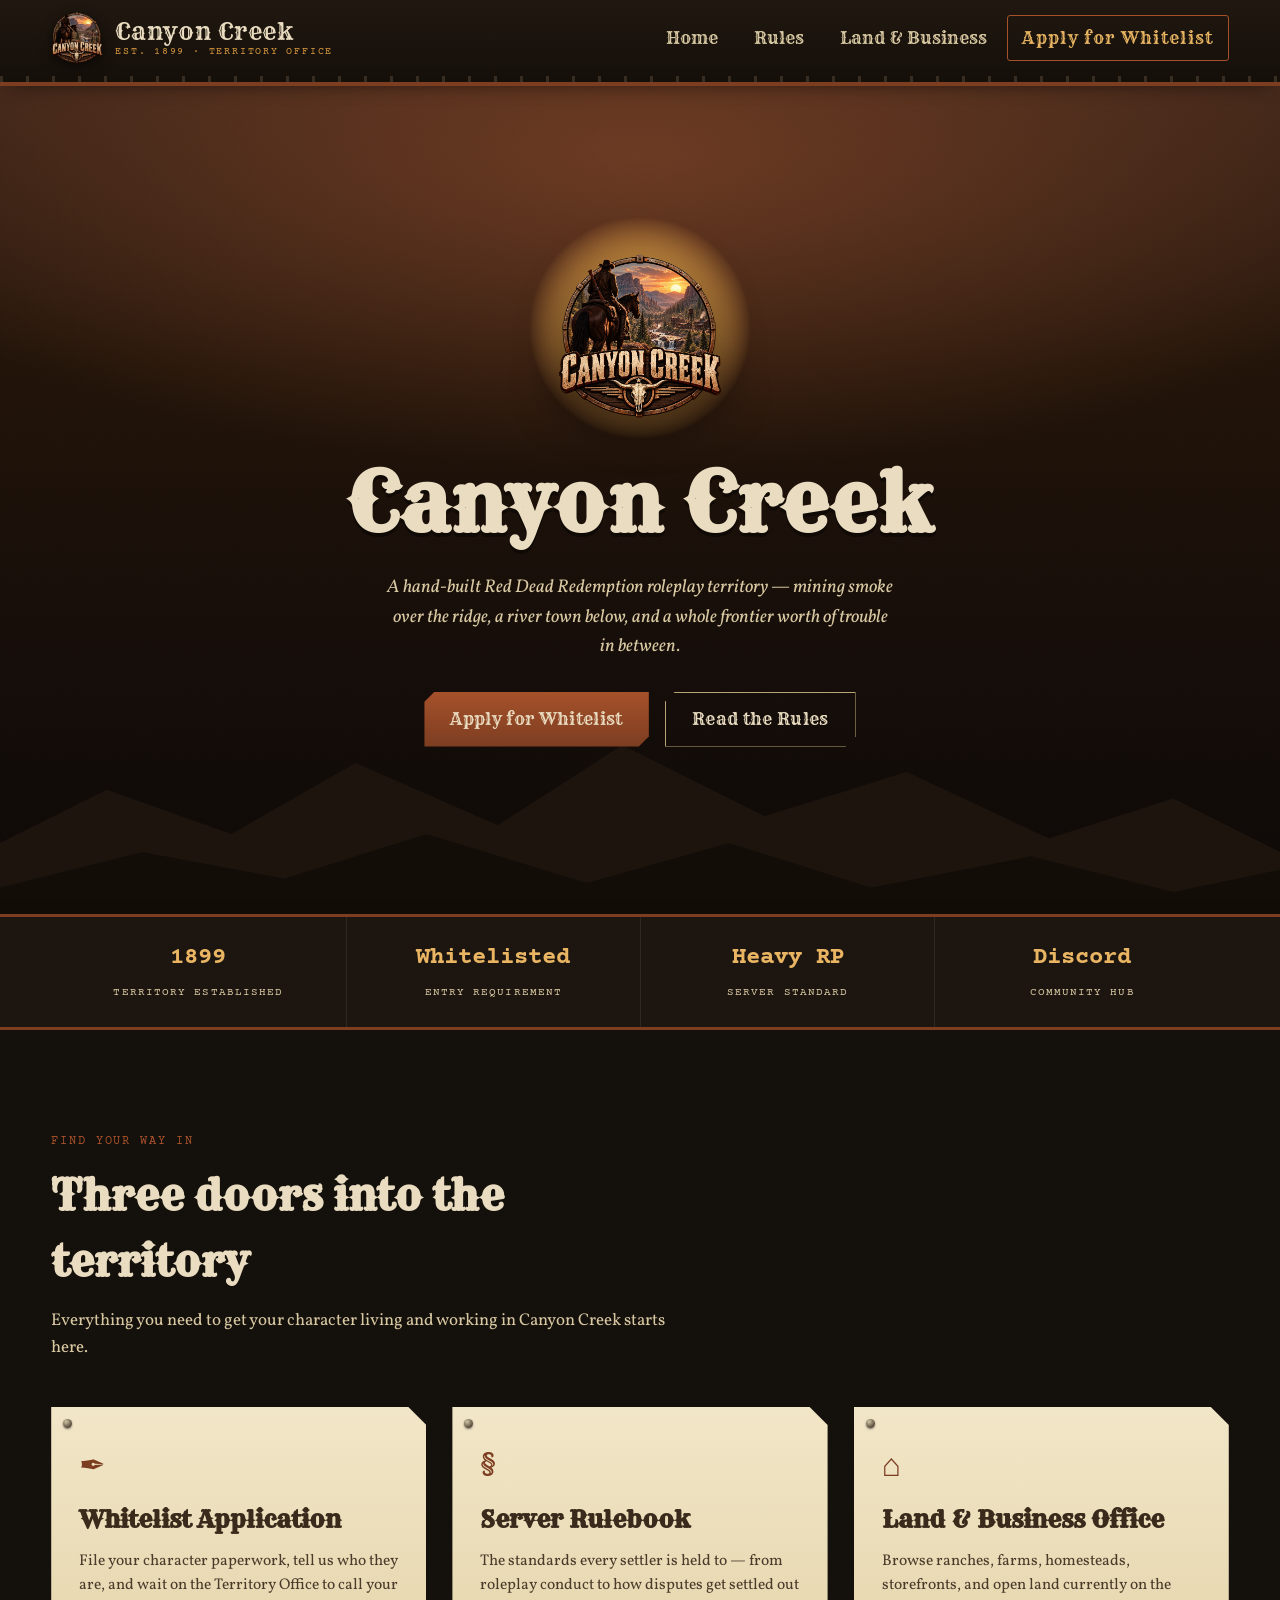
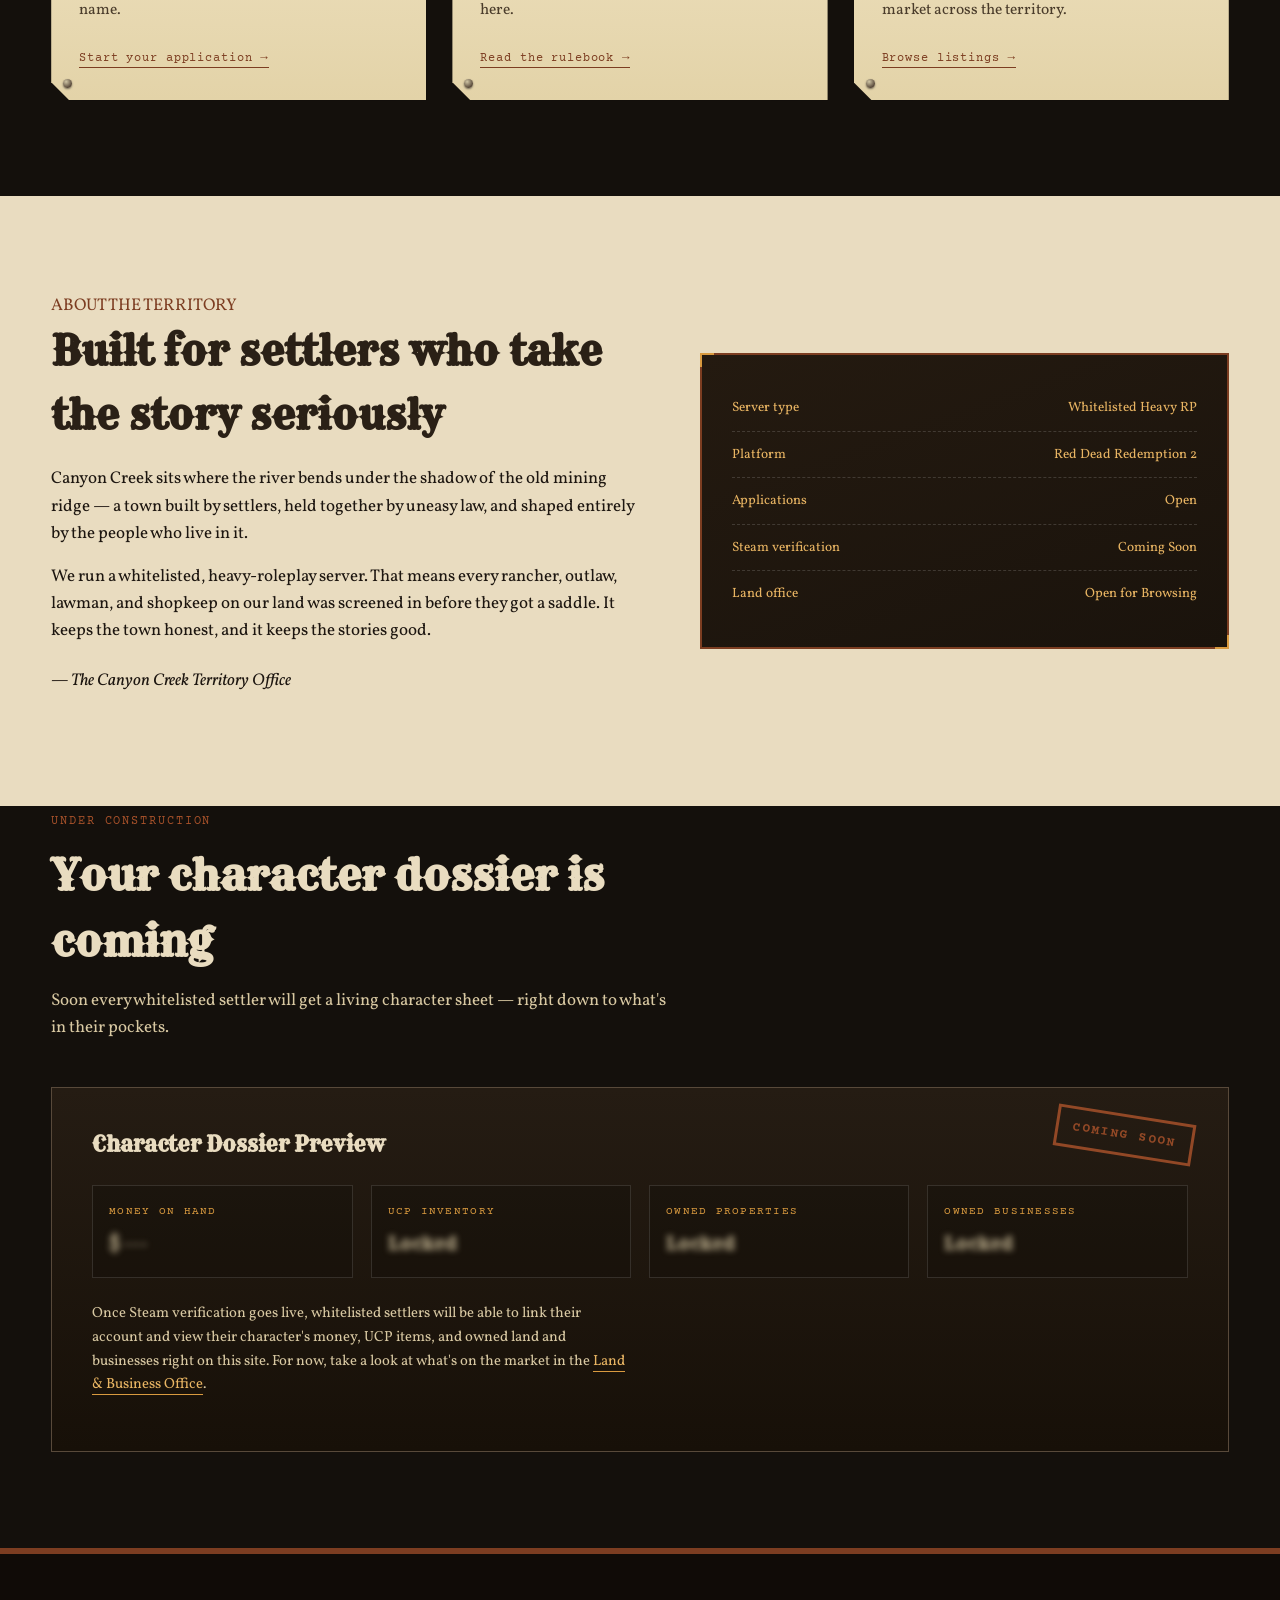
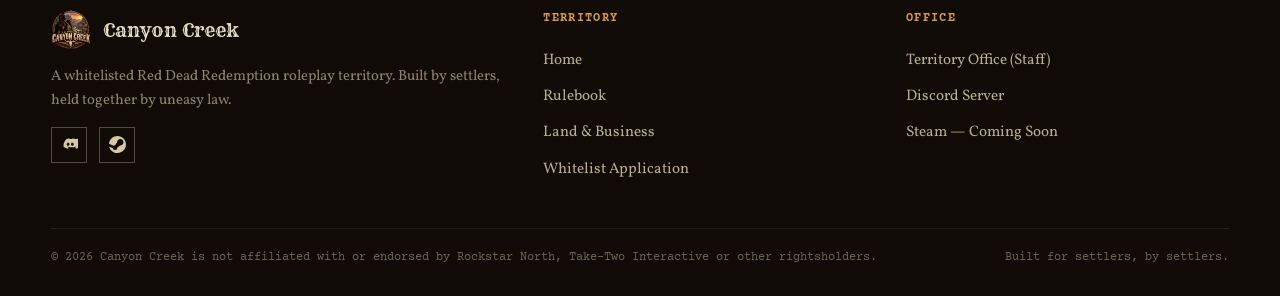
<file: index.html>
<!DOCTYPE html>
<html lang="en">
<head>
<meta charset="UTF-8">
<meta name="viewport" content="width=device-width, initial-scale=1.0">
<title>Canyon Creek — A Frontier Roleplay Territory</title>
<meta name="description" content="Canyon Creek is a Red Dead Redemption roleplay server. Read the rules, apply for whitelist, and browse land and businesses for sale.">
<link rel="icon" href="/assets/canyon-creek-logo.png">
<link rel="stylesheet" href="/css/index.css">
</head>
<body>
<div class="grain-veil"></div>

<!-- ===================== HEADER ===================== -->
<header class="site-header">
  <div class="container nav-row">
    <a href="/" class="brand">
      <img src="/assets/canyon-creek-logo.png" alt="Canyon Creek emblem">
      <span class="brand-text">
        <span class="big">Canyon Creek</span>
        <span class="small">EST. 1899 &middot; TERRITORY OFFICE</span>
      </span>
    </a>
    <button class="nav-burger" aria-label="Toggle navigation"><span></span><span></span><span></span></button>
    <nav class="nav-links">
      <a href="/" data-page="/">Home</a>
      <a href="/rules/" data-page="/">Rules</a>
      <a href="/properties/" data-page="/">Land &amp; Business</a>
      <a href="/whitelist/" data-page="/" class="nav-cta">Apply for Whitelist</a>
    </nav>
  </div>
</header>

<!-- ===================== HERO ===================== -->
<section class="hero">
  <div class="hero-sun"></div>
  <div class="hero-dust"></div>
  <div class="hero-ridges">
    <svg viewBox="0 0 1440 260" preserveAspectRatio="none" aria-hidden="true">
      <path d="M0,180 L120,120 L260,170 L400,90 L560,160 L700,70 L860,150 L1020,100 L1180,175 L1320,130 L1440,190 L1440,260 L0,260 Z" fill="#1c130c"/>
      <path d="M0,230 L160,190 L320,220 L480,170 L660,225 L820,180 L980,230 L1160,195 L1320,235 L1440,210 L1440,260 L0,260 Z" fill="#120c07"/>
    </svg>
  </div>
  <div class="hero-inner">
    <img src="/assets/canyon-creek-logo.png" alt="" class="hero-emblem">
    <h1>Canyon Creek</h1>
    <p class="hero-tagline">A hand-built Red Dead Redemption roleplay territory — mining smoke over the ridge, a river town below, and a whole frontier worth of trouble in between.</p>
    <div class="hero-actions">
      <a href="/whitelist/" class="btn btn-primary">Apply for Whitelist</a>
      <a href="/rules/" class="btn btn-ghost">Read the Rules</a>
    </div>
  </div>
</section>

<!-- ===================== LEDGER STRIP ===================== -->
<section class="ledger-strip">
  <div class="container">
    <div class="ledger-item"><span class="num">1899</span><span class="label">TERRITORY ESTABLISHED</span></div>
    <div class="ledger-item"><span class="num">Whitelisted</span><span class="label">ENTRY REQUIREMENT</span></div>
    <div class="ledger-item"><span class="num">Heavy RP</span><span class="label">SERVER STANDARD</span></div>
    <div class="ledger-item"><span class="num">Discord</span><span class="label">COMMUNITY HUB</span></div>
  </div>
</section>

<!-- ===================== THREE ROUTES ===================== -->
<section class="section">
  <div class="container">
    <div class="section-head">
      <span class="kicker">FIND YOUR WAY IN</span>
      <h2>Three doors into the territory</h2>
      <p>Everything you need to get your character living and working in Canyon Creek starts here.</p>
    </div>
    <div class="deed-grid">
      <a href="/whitelist/" class="deed">
        <span class="rivet tl"></span><span class="rivet bl"></span>
        <div class="icon">✒</div>
        <h3>Whitelist Application</h3>
        <p>File your character paperwork, tell us who they are, and wait on the Territory Office to call your name.</p>
        <span class="deed-link">Start your application →</span>
      </a>
      <a href="/rules/" class="deed">
        <span class="rivet tl"></span><span class="rivet bl"></span>
        <div class="icon">§</div>
        <h3>Server Rulebook</h3>
        <p>The standards every settler is held to — from roleplay conduct to how disputes get settled out here.</p>
        <span class="deed-link">Read the rulebook →</span>
      </a>
      <a href="/properties/" class="deed">
        <span class="rivet tl"></span><span class="rivet bl"></span>
        <div class="icon">⌂</div>
        <h3>Land &amp; Business Office</h3>
        <p>Browse ranches, farms, homesteads, storefronts, and open land currently on the market across the territory.</p>
        <span class="deed-link">Browse listings →</span>
      </a>
    </div>
  </div>
</section>

<!-- ===================== ABOUT ===================== -->
<section class="section on-paper">
  <div class="container about-split">
    <div>
      <span class="kicker" style="color:var(--rust-dim)">ABOUT THE TERRITORY</span>
      <h2>Built for settlers who take the story seriously</h2>
      <p style="color:var(--panel)">Canyon Creek sits where the river bends under the shadow of the old mining ridge — a town built by settlers, held together by uneasy law, and shaped entirely by the people who live in it.</p>
      <p style="color:var(--panel)">We run a whitelisted, heavy-roleplay server. That means every rancher, outlaw, lawman, and shopkeep on our land was screened in before they got a saddle. It keeps the town honest, and it keeps the stories good.</p>
      <p class="signoff" style="color:var(--panel)">— The Canyon Creek Territory Office</p>
    </div>
    <div class="frame-block">
      <div class="stat-line" style="color:var(--gold-bright)"><span>Server type</span><span>Whitelisted Heavy RP</span></div>
      <div class="stat-line" style="color:var(--gold-bright)"><span>Platform</span><span>Red Dead Redemption 2</span></div>
      <div class="stat-line" style="color:var(--gold-bright)"><span>Applications</span><span>Open</span></div>
      <div class="stat-line" style="color:var(--gold-bright)"><span>Steam verification</span><span>Coming Soon</span></div>
      <div class="stat-line" style="color:var(--gold-bright)"><span>Land office</span><span>Open for Browsing</span></div>
    </div>
  </div>
</section>

<!-- ===================== COMING SOON DOSSIER TEASER ===================== -->
<section class="section" style="padding-top:0;">
  <div class="container">
    <div class="section-head">
      <span class="kicker">UNDER CONSTRUCTION</span>
      <h2>Your character dossier is coming</h2>
      <p>Soon every whitelisted settler will get a living character sheet — right down to what's in their pockets.</p>
    </div>
    <div class="dossier">
      <div class="dossier-stamp">COMING SOON</div>
      <h3 style="font-family:var(--font-display); margin:0; font-size:1.3rem; color:var(--paper);">Character Dossier Preview</h3>
      <div class="dossier-grid">
        <div class="dossier-field"><span class="flabel">MONEY ON HAND</span><span class="fval">$ ---</span></div>
        <div class="dossier-field"><span class="flabel">UCP INVENTORY</span><span class="fval">Locked</span></div>
        <div class="dossier-field"><span class="flabel">OWNED PROPERTIES</span><span class="fval">Locked</span></div>
        <div class="dossier-field"><span class="flabel">OWNED BUSINESSES</span><span class="fval">Locked</span></div>
      </div>
      <p class="dossier-note">Once Steam verification goes live, whitelisted settlers will be able to link their account and view their character's money, UCP items, and owned land and businesses right on this site. For now, take a look at what's on the market in the <a href="/properties/" style="color:var(--gold-bright); border-bottom:1px solid var(--gold);">Land &amp; Business Office</a>.</p>
    </div>
  </div>
</section>

<!-- ===================== FOOTER ===================== -->
<footer class="site-footer">
  <div class="container footer-grid">
    <div>
      <div class="footer-brand">
        <img src="/assets/canyon-creek-logo.png" alt="">
        <span>Canyon Creek</span>
      </div>
      <p>A whitelisted Red Dead Redemption roleplay territory. Built by settlers, held together by uneasy law.</p>
      <div class="footer-social">
        <a href="#" aria-label="Discord" title="Discord">
          <svg width="17" height="17" viewBox="0 0 24 24" fill="currentColor"><path d="M20.317 4.369A19.79 19.79 0 0 0 16.558 3c-.211.375-.436.875-.6 1.271a18.27 18.27 0 0 0-3.916 0A9.9 9.9 0 0 0 11.442 3a19.7 19.7 0 0 0-3.76 1.37C4.203 8.02 3.35 11.58 3.65 15.09a19.9 19.9 0 0 0 5.993 3.03c.484-.66.916-1.36 1.288-2.096a12.9 12.9 0 0 1-2.03-.977c.17-.124.337-.253.497-.386 3.916 1.81 8.157 1.81 12.026 0 .163.136.33.265.497.386-.646.386-1.324.71-2.03.977.372.736.804 1.436 1.288 2.096a19.85 19.85 0 0 0 6.002-3.03c.352-4.07-.706-7.596-2.964-11.09ZM10.02 13.9c-1.09 0-1.98-1-1.98-2.223 0-1.223.87-2.223 1.98-2.223 1.12 0 2 1.01 1.98 2.223 0 1.223-.87 2.223-1.98 2.223Zm5.96 0c-1.09 0-1.98-1-1.98-2.223 0-1.223.87-2.223 1.98-2.223 1.12 0 2 1.01 1.98 2.223 0 1.223-.86 2.223-1.98 2.223Z"/></svg>
        </a>
        <a href="#" aria-label="Steam" title="Steam (coming soon)">
          <svg width="17" height="17" viewBox="0 0 24 24" fill="currentColor"><path d="M11.979 0C5.678 0 .511 4.86.022 11.037l6.432 2.658a3.393 3.393 0 0 1 1.937-.6c.064 0 .128 0 .19.006l2.862-4.142v-.058c0-2.487 2.025-4.512 4.512-4.512 2.487 0 4.512 2.025 4.512 4.512 0 2.487-2.025 4.512-4.512 4.512h-.104l-4.076 2.91c0 .054.005.108.005.163a3.408 3.408 0 0 1-3.408 3.408 3.41 3.41 0 0 1-3.343-2.784L.276 15.02C1.312 20.145 6.128 24 11.979 24c6.627 0 12-5.373 12-12s-5.373-12-12-12Z"/></svg>
        </a>
      </div>
    </div>
    <div class="footer-col">
      <h4>TERRITORY</h4>
      <a href="/">Home</a>
      <a href="/rules/">Rulebook</a>
      <a href="/properties/">Land &amp; Business</a>
      <a href="/whitelist/">Whitelist Application</a>
    </div>
    <div class="footer-col">
      <h4>OFFICE</h4>
      <a href="/admin/">Territory Office (Staff)</a>
      <a href="#">Discord Server</a>
      <a href="#">Steam — Coming Soon</a>
    </div>
  </div>
  <div class="container footer-bottom">
    <span>© 2026 Canyon Creek is not affiliated with or endorsed by Rockstar North, Take-Two Interactive or other rightsholders.</span>
    <span>Built for settlers, by settlers.</span>
  </div>
</footer>

<script src="/script.js"></script>
</body>
</html>
</file>
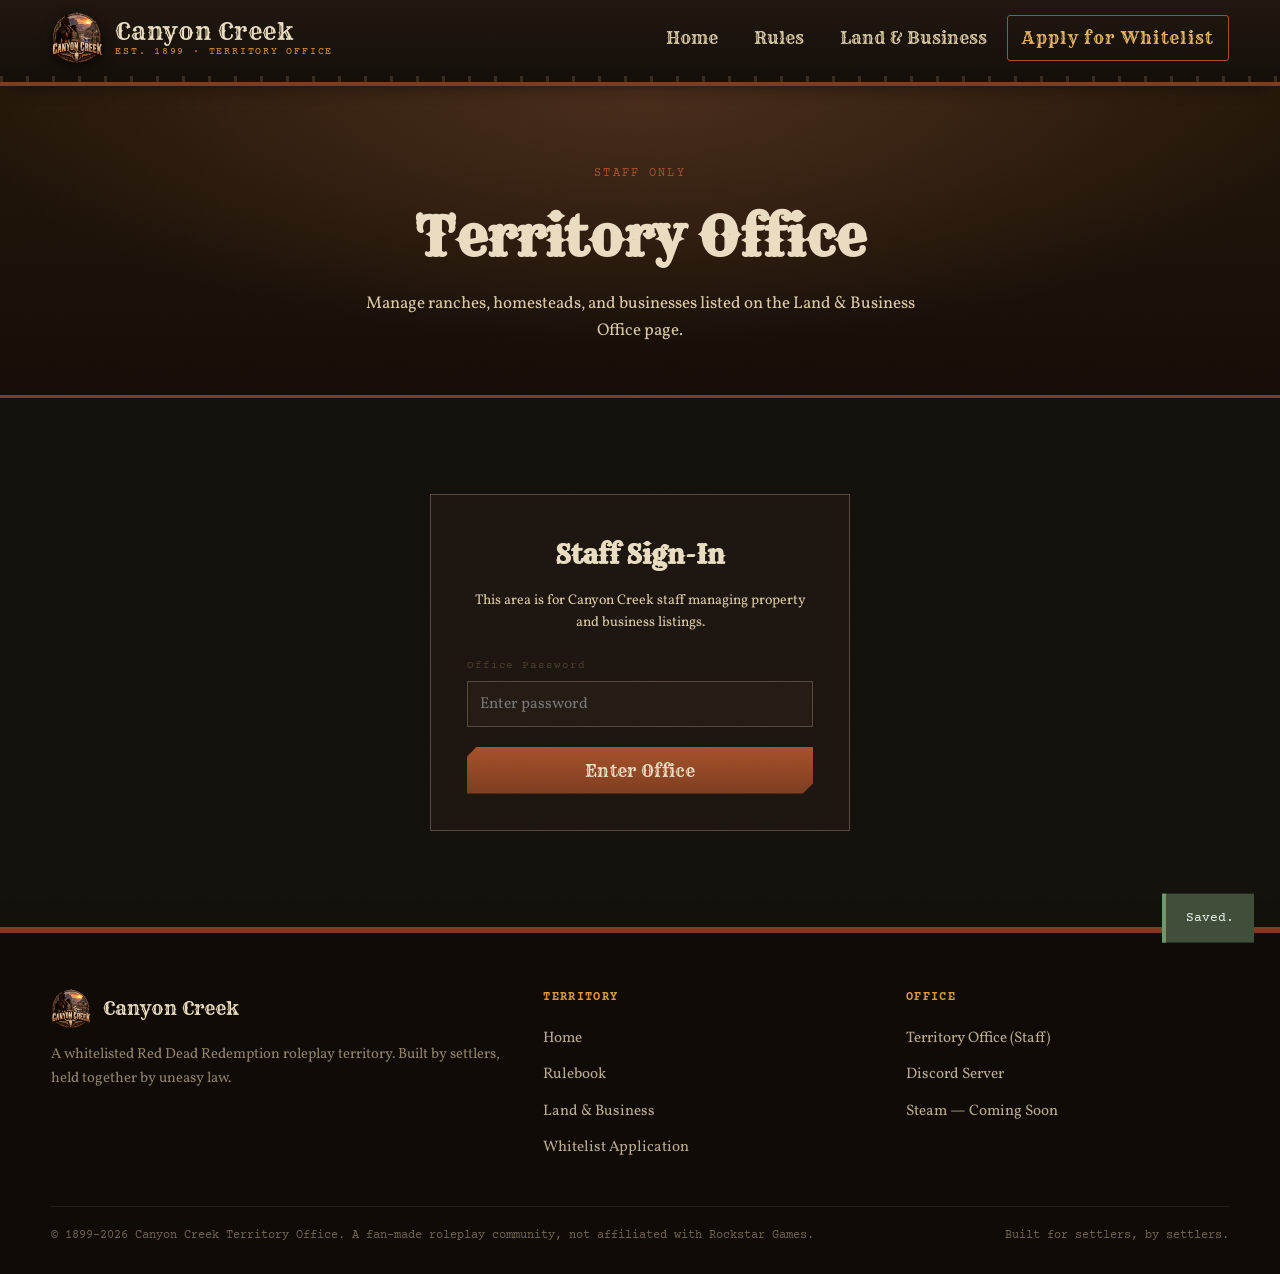
<file: admin/index.html>
<!DOCTYPE html>
<html lang="en">
<head>
<meta charset="UTF-8">
<meta name="viewport" content="width=device-width, initial-scale=1.0">
<title>Territory Office (Staff) — Canyon Creek</title>
<meta name="robots" content="noindex, nofollow">
<link rel="icon" href="/assets/canyon-creek-logo.png">
<link rel="stylesheet" href="/css/admin.css">
</head>
<body>
<div class="grain-veil"></div>

<header class="site-header">
  <div class="container nav-row">
    <a href="/" class="brand">
      <img src="/assets/canyon-creek-logo.png" alt="Canyon Creek emblem">
      <span class="brand-text">
        <span class="big">Canyon Creek</span>
        <span class="small">EST. 1899 &middot; TERRITORY OFFICE</span>
      </span>
    </a>
    <button class="nav-burger" aria-label="Toggle navigation"><span></span><span></span><span></span></button>
    <nav class="nav-links">
      <a href="/" data-page="/">Home</a>
      <a href="/rules/" data-page="/rules/">Rules</a>
      <a href="/properties/" data-page="/properties/">Land &amp; Business</a>
      <a href="/whitelist/" data-page="/whitelist/" class="nav-cta">Apply for Whitelist</a>
    </nav>
  </div>
</header>

<section class="page-banner">
  <div class="container">
    <span class="kicker">STAFF ONLY</span>
    <h1>Territory Office</h1>
    <p>Manage ranches, homesteads, and businesses listed on the Land &amp; Business Office page.</p>
  </div>
</section>

<section class="section">
  <div class="container">

    <!-- ============ LOGIN GATE ============ -->
    <div id="adminGate" class="admin-gate">
      <h2>Staff Sign-In</h2>
      <p>This area is for Canyon Creek staff managing property and business listings.</p>
      <div class="field">
        <label for="gatePass">Office Password</label>
        <input type="password" id="gatePass" placeholder="Enter password">
      </div>
      <button class="btn btn-primary" id="gateSubmit" style="width:100%; justify-content:center;">Enter Office</button>
      <p class="gate-error" id="gateError">Incorrect password. Try again.</p>
    </div>

    <!-- ============ DASHBOARD (hidden until "logged in") ============ -->
    <div id="adminDash" class="hidden">
      <div class="admin-note">
        Prototype access only — this login is a front-end placeholder (password: <code>canyoncreek</code>) so you can see how the office would work. Before this goes live, replace it with real staff authentication on a server you control.
      </div>

      <div class="admin-toolbar">
        <div>
          <strong style="font-family:var(--font-display); font-size:1.2rem; color:var(--paper);">Property &amp; Business Ledger</strong>
        </div>
        <div style="display:flex; gap:10px; flex-wrap:wrap;">
          <button class="btn btn-ghost" id="exportBtn" style="font-size:.85rem; padding:9px 16px;">Export JSON</button>
          <button class="btn btn-ghost" id="resetBtn" style="font-size:.85rem; padding:9px 16px;">Reset to Defaults</button>
          <button class="btn btn-primary" id="addBtn" style="font-size:.85rem; padding:9px 16px;">+ Add Listing</button>
        </div>
      </div>

      <div class="admin-table-wrap">
        <table class="admin-table">
          <thead>
            <tr>
              <th>Photo</th>
              <th>Name</th>
              <th>Category</th>
              <th>Status</th>
              <th>Price</th>
              <th>Size</th>
              <th>Actions</th>
            </tr>
          </thead>
          <tbody id="adminTbody"></tbody>
        </table>
      </div>

      <!-- ============ ADD/EDIT FORM ============ -->
      <div class="admin-form-panel" id="formPanel">
        <h3 id="formTitle">Add New Listing</h3>
        <input type="hidden" id="editId">
        <div class="field">
          <label for="fName">Listing Name</label>
          <input type="text" id="fName" placeholder="e.g. Silver Bend Ranch">
        </div>
        <div class="field-row">
          <div class="field">
            <label for="fCategory">Category</label>
            <select id="fCategory">
              <option value="ranch">Ranch</option>
              <option value="farm">Farm</option>
              <option value="home">Homestead</option>
              <option value="business">Business</option>
              <option value="land">Land Parcel</option>
            </select>
          </div>
          <div class="field">
            <label for="fStatus">Status</label>
            <select id="fStatus">
              <option value="available">Available</option>
              <option value="leased">Leased</option>
              <option value="sold">Sold</option>
            </select>
          </div>
          <div class="field">
            <label for="fPrice">Price</label>
            <input type="text" id="fPrice" placeholder="$2,500">
          </div>
        </div>
        <div class="field">
          <label for="fSize">Size / Location</label>
          <input type="text" id="fSize" placeholder="e.g. 40 acres, or Main Street">
        </div>
        <div class="field">
          <label for="fImage">Image File Name</label>
          <input type="text" id="fImage" placeholder="e.g. silver-bend-ranch.jpg">
          <p class="field-hint">Drop the screenshot into <code>images/properties/</code> first, then type its exact file name here. Leave blank to keep using the placeholder scene.</p>
        </div>
        <div class="field">
          <label for="fDesc">Description</label>
          <textarea id="fDesc" placeholder="A short description shown to visitors."></textarea>
        </div>
        <div class="admin-form-actions">
          <button class="btn btn-primary" id="saveBtn" type="button">Save Listing</button>
          <button class="btn btn-ghost" id="cancelBtn" type="button">Cancel</button>
        </div>
      </div>
    </div>

  </div>
</section>

<div class="toast" id="toast">Saved.</div>

<footer class="site-footer">
  <div class="container footer-grid">
    <div>
      <div class="footer-brand">
        <img src="/assets/canyon-creek-logo.png" alt="">
        <span>Canyon Creek</span>
      </div>
      <p>A whitelisted Red Dead Redemption roleplay territory. Built by settlers, held together by uneasy law.</p>
    </div>
    <div class="footer-col">
      <h4>TERRITORY</h4>
      <a href="/">Home</a>
      <a href="/rules/">Rulebook</a>
      <a href="/properties/">Land &amp; Business</a>
      <a href="/whitelist/">Whitelist Application</a>
    </div>
    <div class="footer-col">
      <h4>OFFICE</h4>
      <a href="/admin/">Territory Office (Staff)</a>
      <a href="#">Discord Server</a>
      <a href="#">Steam — Coming Soon</a>
    </div>
  </div>
  <div class="container footer-bottom">
    <span>© 1899–2026 Canyon Creek Territory Office. A fan-made roleplay community, not affiliated with Rockstar Games.</span>
    <span>Built for settlers, by settlers.</span>
  </div>
</footer>

<script src="/data.js"></script>
<script src="/script.js"></script>
<script>
(function(){
  const GATE_PASSWORD = 'canyoncreek'; // prototype only — replace with real auth

  const gate = document.getElementById('adminGate');
  const dash = document.getElementById('adminDash');
  const gateSubmit = document.getElementById('gateSubmit');
  const gatePass = document.getElementById('gatePass');
  const gateError = document.getElementById('gateError');

  gateSubmit.addEventListener('click', tryEnter);
  gatePass.addEventListener('keydown', (e) => { if(e.key === 'Enter') tryEnter(); });

  function tryEnter(){
    if(gatePass.value === GATE_PASSWORD){
      gate.classList.add('hidden');
      dash.classList.remove('hidden');
      renderTable();
    }else{
      gateError.classList.add('show');
    }
  }

  const tbody = document.getElementById('adminTbody');
  const formPanel = document.getElementById('formPanel');
  const formTitle = document.getElementById('formTitle');
  const toast = document.getElementById('toast');
  const typeLabel = CC_CATEGORY_LABEL;

  function showToast(msg){
    toast.textContent = msg;
    toast.classList.add('show');
    setTimeout(() => toast.classList.remove('show'), 2200);
  }

  function renderTable(){
    const list = ccGetProperties();
    tbody.innerHTML = '';
    list.forEach(p => {
      const tr = document.createElement('tr');
      const thumb = p.image
        ? `<img class="thumb" src="${CC_IMAGE_PATH}${encodeURIComponent(p.image)}" alt="" onerror="this.replaceWith(Object.assign(document.createElement('span'),{className:'thumb-empty',textContent:'missing'}))">`
        : `<span class="thumb-empty">none</span>`;
      tr.innerHTML = `
        <td>${thumb}</td>
        <td>${escapeHtml(p.name)}</td>
        <td>${typeLabel[p.category] || p.category}</td>
        <td><span class="badge ${p.status}">${p.status}</span></td>
        <td>${escapeHtml(p.price)}</td>
        <td>${escapeHtml(p.size)}</td>
        <td class="admin-actions">
          <button class="mini-btn" data-edit="${p.id}">Edit</button>
          <button class="mini-btn danger" data-del="${p.id}">Delete</button>
        </td>
      `;
      tbody.appendChild(tr);
    });

    tbody.querySelectorAll('[data-edit]').forEach(b => b.addEventListener('click', () => openForm(b.dataset.edit)));
    tbody.querySelectorAll('[data-del]').forEach(b => b.addEventListener('click', () => deleteListing(b.dataset.del)));
  }

  function escapeHtml(str){
    const d = document.createElement('div');
    d.textContent = str == null ? '' : str;
    return d.innerHTML;
  }

  document.getElementById('addBtn').addEventListener('click', () => openForm(null));
  document.getElementById('cancelBtn').addEventListener('click', closeForm);

  function openForm(id){
    formPanel.classList.add('open');
    document.getElementById('editId').value = id || '';
    if(id){
      const p = ccGetProperties().find(x => x.id === id);
      formTitle.textContent = 'Edit Listing';
      document.getElementById('fName').value = p.name;
      document.getElementById('fCategory').value = p.category;
      document.getElementById('fStatus').value = p.status;
      document.getElementById('fPrice').value = p.price;
      document.getElementById('fSize').value = p.size;
      document.getElementById('fDesc').value = p.desc;
      document.getElementById('fImage').value = p.image || '';
    }else{
      formTitle.textContent = 'Add New Listing';
      ['fName','fPrice','fSize','fDesc','fImage'].forEach(id => document.getElementById(id).value = '');
      document.getElementById('fCategory').value = 'ranch';
      document.getElementById('fStatus').value = 'available';
    }
    formPanel.scrollIntoView({behavior:'smooth', block:'center'});
  }

  function closeForm(){
    formPanel.classList.remove('open');
  }

  document.getElementById('saveBtn').addEventListener('click', () => {
    const name = document.getElementById('fName').value.trim();
    if(!name){ alert('Please enter a listing name.'); return; }

    const list = ccGetProperties();
    const id = document.getElementById('editId').value;
    const data = {
      name,
      category: document.getElementById('fCategory').value,
      status: document.getElementById('fStatus').value,
      price: document.getElementById('fPrice').value.trim() || '$0',
      size: document.getElementById('fSize').value.trim(),
      desc: document.getElementById('fDesc').value.trim(),
      image: document.getElementById('fImage').value.trim()
    };

    if(id){
      const idx = list.findIndex(x => x.id === id);
      if(idx > -1) list[idx] = { ...list[idx], ...data };
    }else{
      data.id = ccUid();
      list.push(data);
    }

    ccSaveProperties(list);
    renderTable();
    closeForm();
    showToast('Listing saved.');
  });

  function deleteListing(id){
    if(!confirm('Remove this listing from the Land & Business Office?')) return;
    const list = ccGetProperties().filter(x => x.id !== id);
    ccSaveProperties(list);
    renderTable();
    showToast('Listing removed.');
  }

  document.getElementById('resetBtn').addEventListener('click', () => {
    if(!confirm('Reset all listings back to the default set? This clears any edits.')) return;
    ccResetProperties();
    renderTable();
    showToast('Listings reset to defaults.');
  });

  document.getElementById('exportBtn').addEventListener('click', () => {
    const data = JSON.stringify(ccGetProperties(), null, 2);
    const blob = new Blob([data], { type: 'application/json' });
    const url = URL.createObjectURL(blob);
    const a = document.createElement('a');
    a.href = url;
    a.download = 'canyon-creek-listings.json';
    a.click();
    URL.revokeObjectURL(url);
  });
})();
</script>
</body>
</html>
</file>
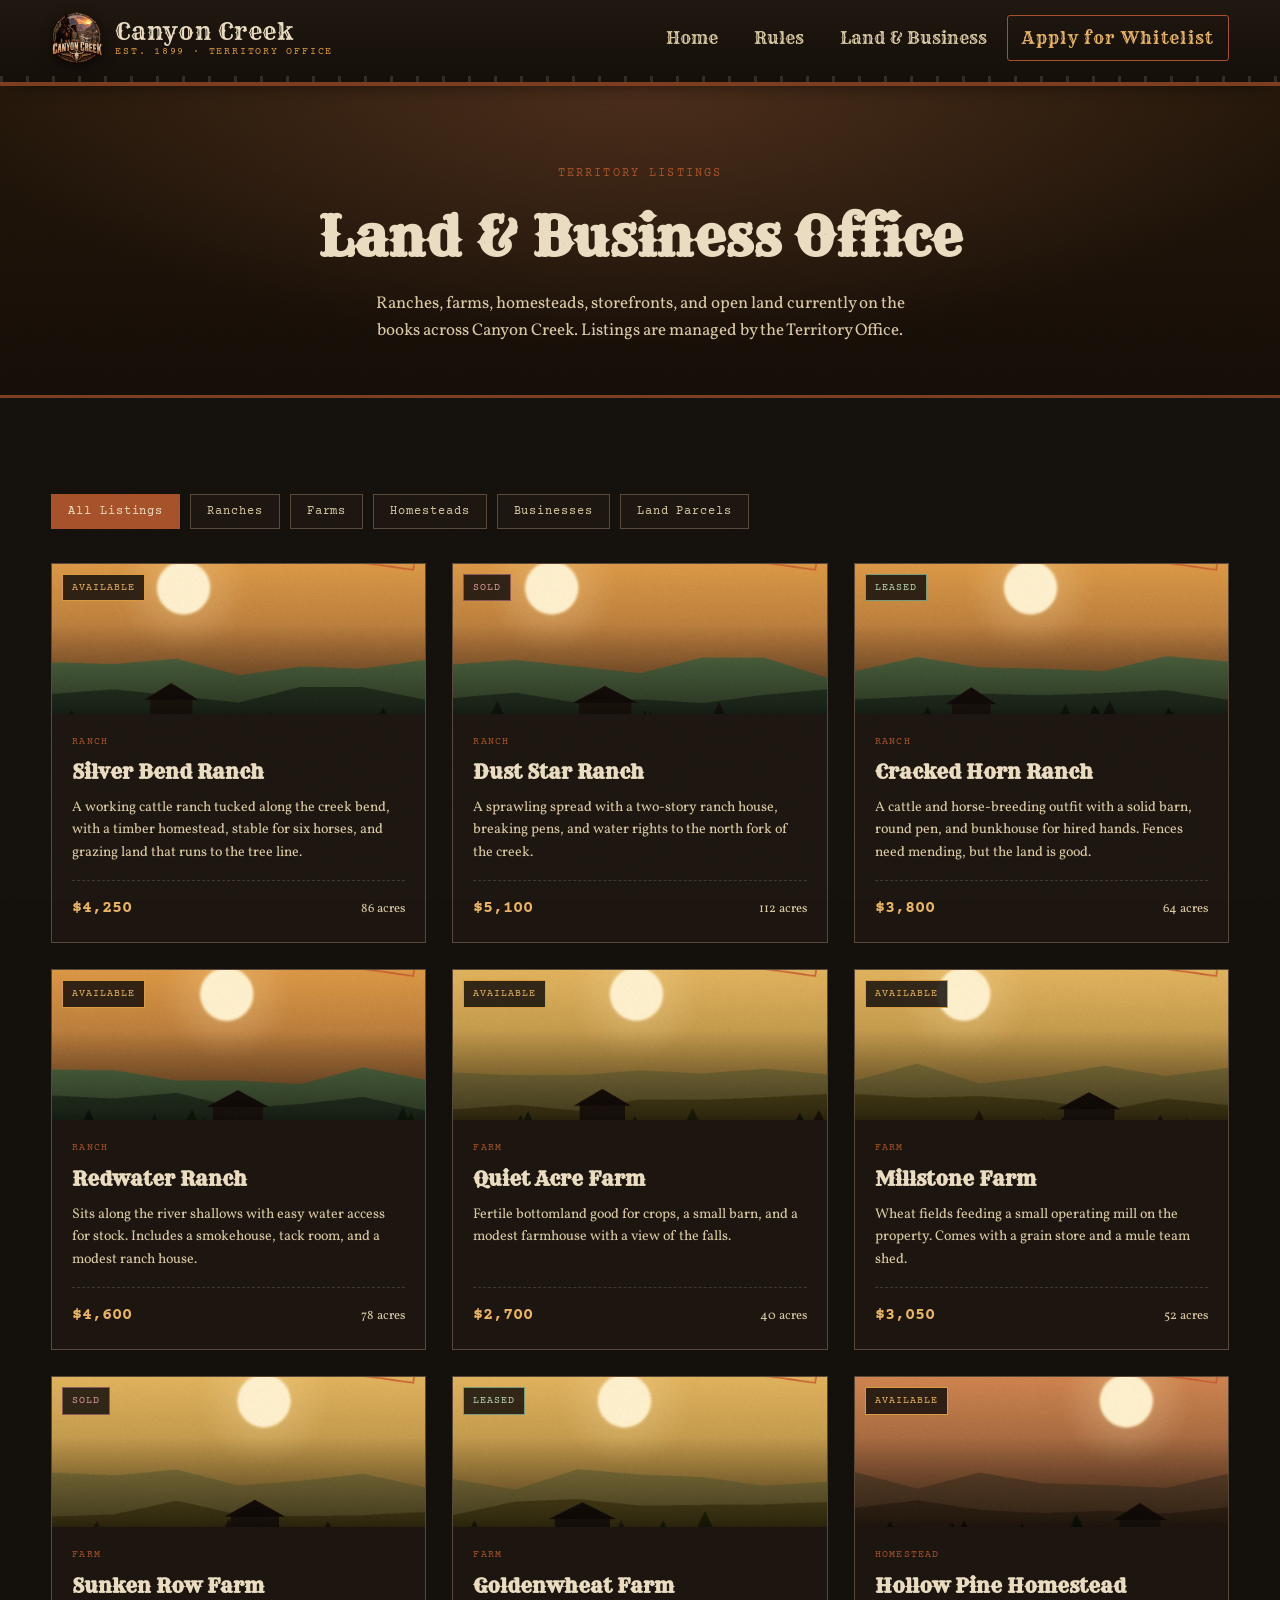
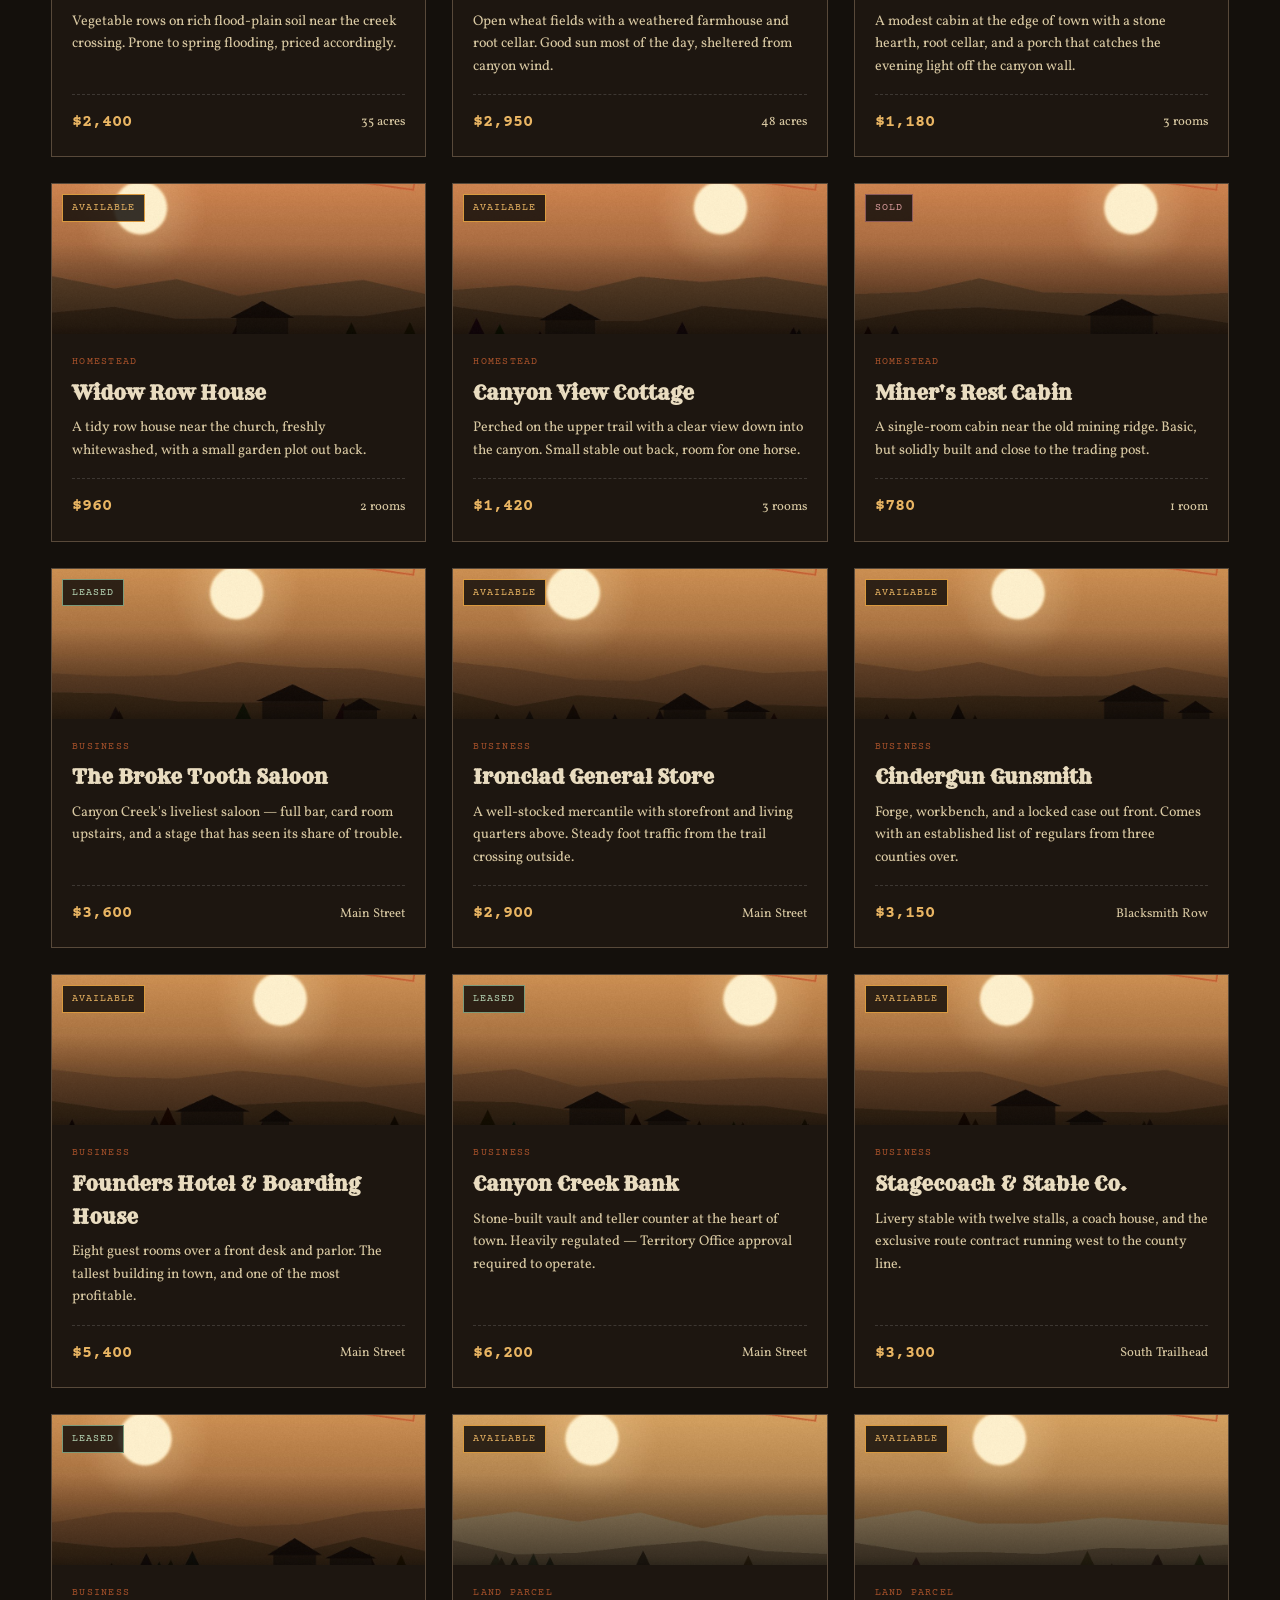
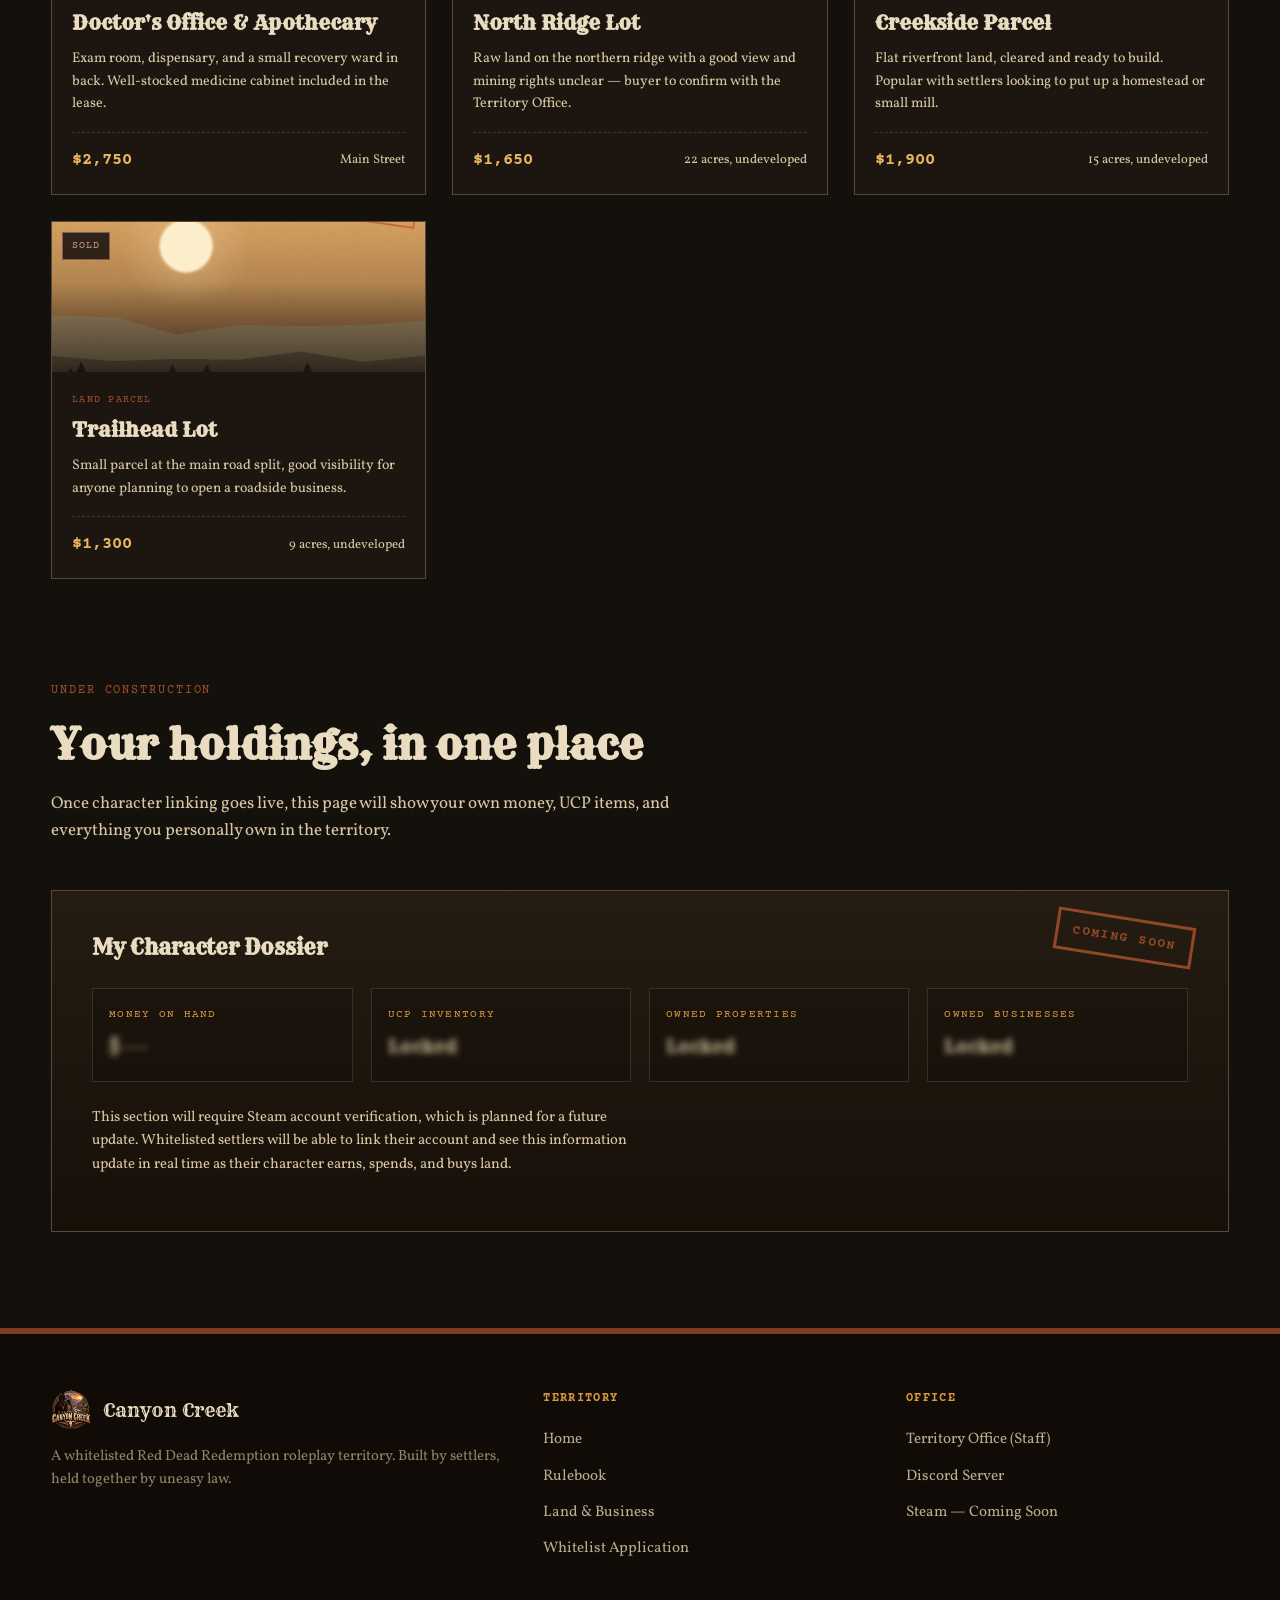
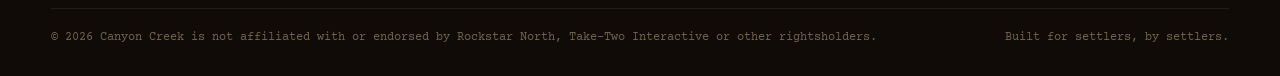
<file: properties/index.html>
<!DOCTYPE html>
<html lang="en">
<head>
<meta charset="UTF-8">
<meta name="viewport" content="width=device-width, initial-scale=1.0">
<title>Land &amp; Business Office — Canyon Creek</title>
<meta name="description" content="Browse ranches, homesteads, and businesses for sale in Canyon Creek, a Red Dead Redemption roleplay server.">
<link rel="icon" href="/assets/canyon-creek-logo.png">
<link rel="stylesheet" href="/css/properties.css">
</head>
<body>
<div class="grain-veil"></div>

<header class="site-header">
  <div class="container nav-row">
    <a href="/" class="brand">
      <img src="/assets/canyon-creek-logo.png" alt="Canyon Creek emblem">
      <span class="brand-text">
        <span class="big">Canyon Creek</span>
        <span class="small">EST. 1899 &middot; TERRITORY OFFICE</span>
      </span>
    </a>
    <button class="nav-burger" aria-label="Toggle navigation"><span></span><span></span><span></span></button>
    <nav class="nav-links">
      <a href="/" data-page="/">Home</a>
      <a href="/rules/" data-page="/rules/">Rules</a>
      <a href="/properties/" data-page="/properties/">Land &amp; Business</a>
      <a href="/whitelist/" data-page="/whitelist/" class="nav-cta">Apply for Whitelist</a>
    </nav>
  </div>
</header>

<section class="page-banner">
  <div class="container">
    <span class="kicker">TERRITORY LISTINGS</span>
    <h1>Land &amp; Business Office</h1>
    <p>Ranches, farms, homesteads, storefronts, and open land currently on the books across Canyon Creek. Listings are managed by the Territory Office.</p>
  </div>
</section>

<section class="section">
  <div class="container">
    <div class="filter-bar">
      <button class="filter-btn active" data-filter="all">All Listings</button>
      <button class="filter-btn" data-filter="ranch">Ranches</button>
      <button class="filter-btn" data-filter="farm">Farms</button>
      <button class="filter-btn" data-filter="home">Homesteads</button>
      <button class="filter-btn" data-filter="business">Businesses</button>
      <button class="filter-btn" data-filter="land">Land Parcels</button>
    </div>

    <div class="property-grid" id="propertyGrid"></div>
    <p class="empty-note" id="emptyNote">No listings match this filter right now — check back soon.</p>
  </div>
</section>

<!-- ===================== COMING SOON DOSSIER ===================== -->
<section class="section" style="padding-top:0;">
  <div class="container">
    <div class="section-head">
      <span class="kicker">UNDER CONSTRUCTION</span>
      <h2>Your holdings, in one place</h2>
      <p>Once character linking goes live, this page will show your own money, UCP items, and everything you personally own in the territory.</p>
    </div>
    <div class="dossier">
      <div class="dossier-stamp">COMING SOON</div>
      <h3 style="font-family:var(--font-display); margin:0; font-size:1.3rem; color:var(--paper);">My Character Dossier</h3>
      <div class="dossier-grid">
        <div class="dossier-field"><span class="flabel">MONEY ON HAND</span><span class="fval">$ ---</span></div>
        <div class="dossier-field"><span class="flabel">UCP INVENTORY</span><span class="fval">Locked</span></div>
        <div class="dossier-field"><span class="flabel">OWNED PROPERTIES</span><span class="fval">Locked</span></div>
        <div class="dossier-field"><span class="flabel">OWNED BUSINESSES</span><span class="fval">Locked</span></div>
      </div>
      <p class="dossier-note">This section will require Steam account verification, which is planned for a future update. Whitelisted settlers will be able to link their account and see this information update in real time as their character earns, spends, and buys land.</p>
    </div>
  </div>
</section>

<!-- ===================== DEED MODAL ===================== -->
<div class="deed-modal" id="deedModal">
  <div class="deed-modal-inner">
    <button class="deed-modal-close" id="deedModalClose" aria-label="Close">&times;</button>
    <div class="deed-modal-photo" id="dmPhotoWrap"><img id="dmPhoto" alt=""></div>
    <span class="ptype" id="dmType">RANCH</span>
    <h3 id="dmName">Property Name</h3>
    <p id="dmDesc">Description.</p>
    <div class="dm-meta">
      <div>PRICE<b id="dmPrice">$0</b></div>
      <div>SIZE<b id="dmSize">—</b></div>
      <div>STATUS<b id="dmStatus">—</b></div>
      <div>LISTED BY<b>Territory Office</b></div>
    </div>
  </div>
</div>

<footer class="site-footer">
  <div class="container footer-grid">
    <div>
      <div class="footer-brand">
        <img src="/assets/canyon-creek-logo.png" alt="">
        <span>Canyon Creek</span>
      </div>
      <p>A whitelisted Red Dead Redemption roleplay territory. Built by settlers, held together by uneasy law.</p>
    </div>
    <div class="footer-col">
      <h4>TERRITORY</h4>
      <a href="/">Home</a>
      <a href="/rules/">Rulebook</a>
      <a href="/properties/">Land &amp; Business</a>
      <a href="/whitelist/">Whitelist Application</a>
    </div>
    <div class="footer-col">
      <h4>OFFICE</h4>
      <a href="/admin/">Territory Office (Staff)</a>
      <a href="#">Discord Server</a>
      <a href="#">Steam — Coming Soon</a>
    </div>
  </div>
  <div class="container footer-bottom">
    <span>© 2026 Canyon Creek is not affiliated with or endorsed by Rockstar North, Take-Two Interactive or other rightsholders.</span>
    <span>Built for settlers, by settlers.</span>
  </div>
</footer>

<script src="/data.js"></script>
<script src="/script.js"></script>
<script>
(function(){
  const grid = document.getElementById('propertyGrid');
  const emptyNote = document.getElementById('emptyNote');
  const filterBtns = document.querySelectorAll('.filter-btn');
  let activeFilter = 'all';

  const typeLabel = CC_CATEGORY_LABEL;
  const sceneClass = CC_CATEGORY_SCENE;

  function render(){
    const all = ccGetProperties();
    const list = activeFilter === 'all' ? all : all.filter(p => p.category === activeFilter);
    grid.innerHTML = '';
    emptyNote.style.display = list.length ? 'none' : 'block';

    list.forEach(p => {
      const card = document.createElement('div');
      card.className = 'property-card';
      const scene = sceneClass[p.category] || 'scene-home';
      const imgTag = p.image
        ? `<img src="${CC_IMAGE_PATH}${encodeURIComponent(p.image)}" alt="${escapeHtml(p.name)}" loading="lazy" onerror="this.remove(); this.parentElement.classList.add('${scene}');">`
        : '';
      card.innerHTML = `
        <div class="property-scene ${p.image ? '' : scene}">
          ${imgTag}
          <span class="property-status ${p.status}">${p.status}</span>
        </div>
        <div class="property-body">
          <span class="ptype">${(typeLabel[p.category] || p.category).toUpperCase()}</span>
          <h3>${escapeHtml(p.name)}</h3>
          <p class="desc">${escapeHtml(p.desc || '')}</p>
          <div class="property-meta">
            <span class="price">${escapeHtml(p.price)}</span>
            <span class="size">${escapeHtml(p.size)}</span>
          </div>
        </div>
      `;
      card.addEventListener('click', () => openModal(p));
      grid.appendChild(card);
    });
  }

  function escapeHtml(str){
    const d = document.createElement('div');
    d.textContent = str == null ? '' : str;
    return d.innerHTML;
  }

  filterBtns.forEach(btn => {
    btn.addEventListener('click', () => {
      filterBtns.forEach(b => b.classList.remove('active'));
      btn.classList.add('active');
      activeFilter = btn.dataset.filter;
      render();
    });
  });

  const modal = document.getElementById('deedModal');
  function openModal(p){
    const photoWrap = document.getElementById('dmPhotoWrap');
    const photo = document.getElementById('dmPhoto');
    if(p.image){
      photo.src = CC_IMAGE_PATH + encodeURIComponent(p.image);
      photo.onerror = () => { photoWrap.style.display = 'none'; };
      photo.onload = () => { photoWrap.style.display = 'block'; };
      photoWrap.style.display = 'block';
    }else{
      photoWrap.style.display = 'none';
    }
    document.getElementById('dmType').textContent = (typeLabel[p.category] || p.category).toUpperCase();
    document.getElementById('dmName').textContent = p.name;
    document.getElementById('dmDesc').textContent = p.desc || '';
    document.getElementById('dmPrice').textContent = p.price;
    document.getElementById('dmSize').textContent = p.size;
    document.getElementById('dmStatus').textContent = p.status;
    modal.classList.add('open');
  }
  document.getElementById('deedModalClose').addEventListener('click', () => modal.classList.remove('open'));
  modal.addEventListener('click', (e) => { if(e.target === modal) modal.classList.remove('open'); });

  render();
})();
</script>
</body>
</html>
</file>
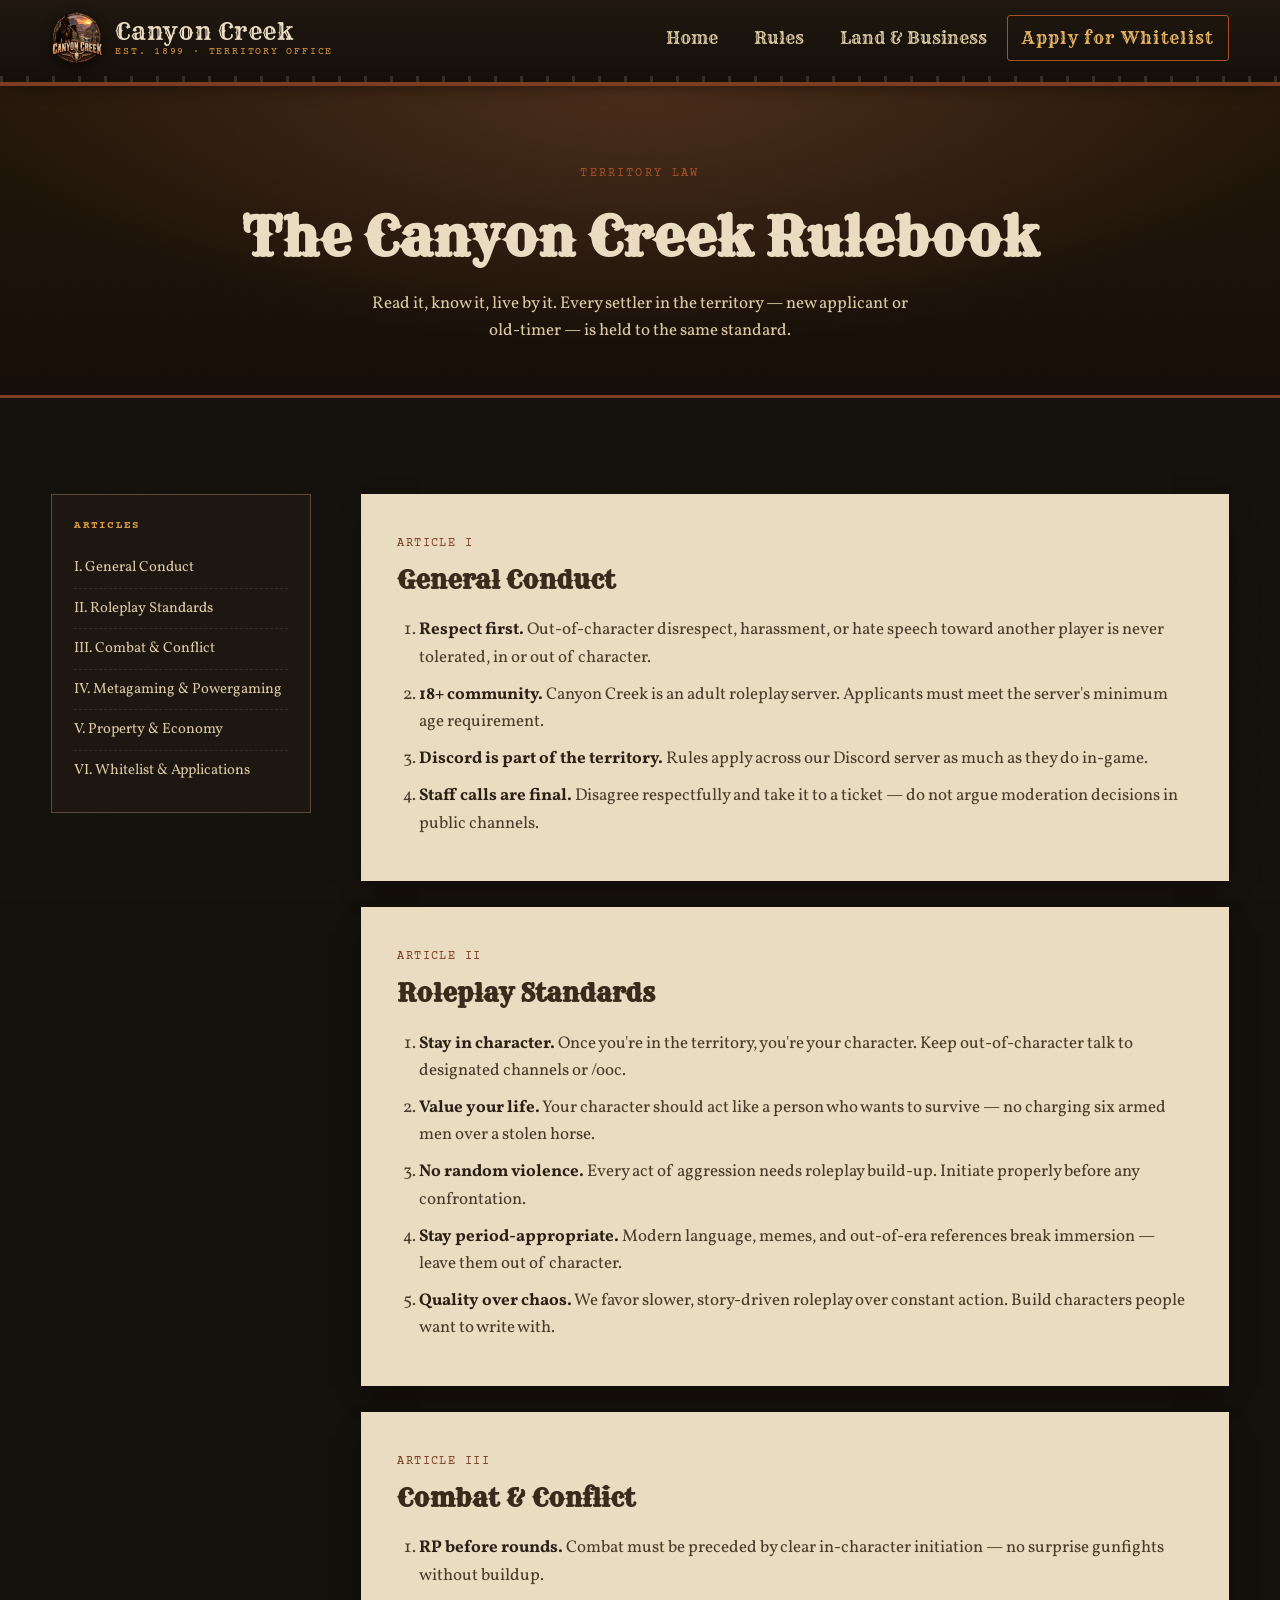
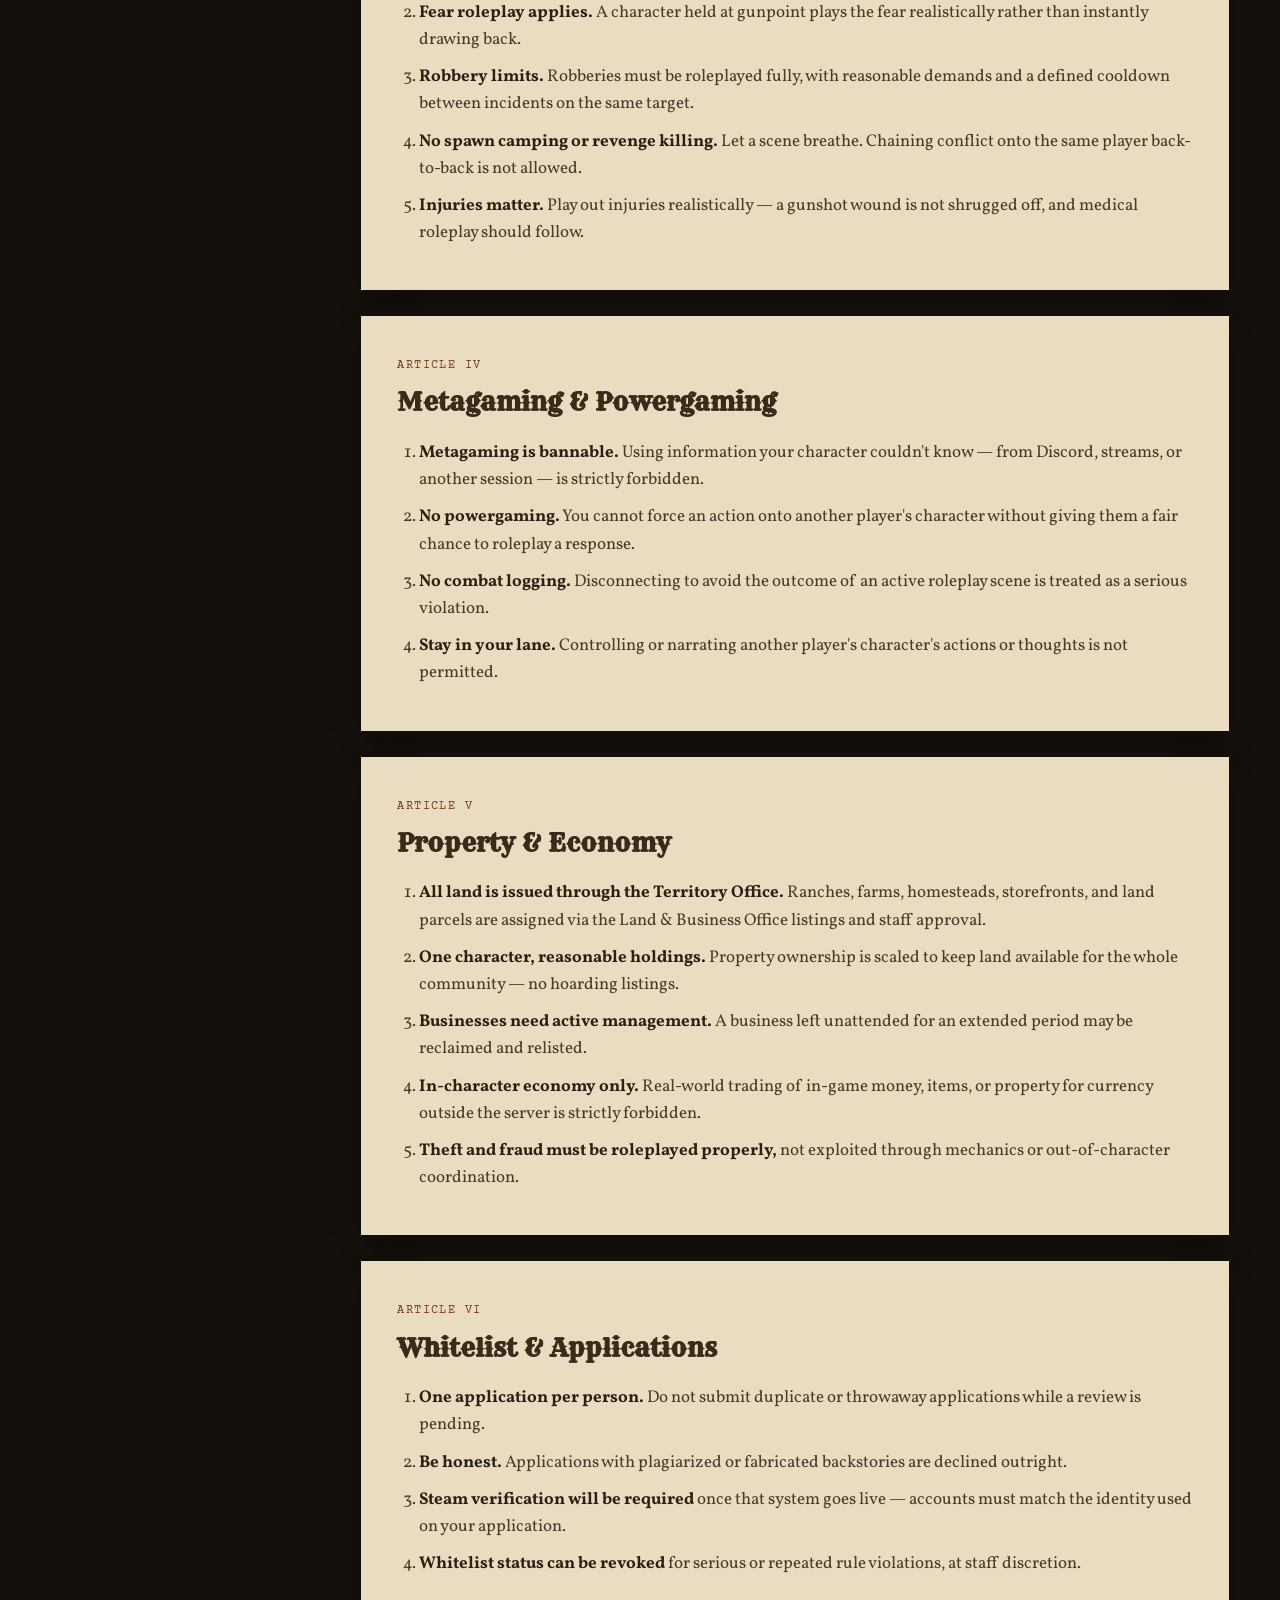
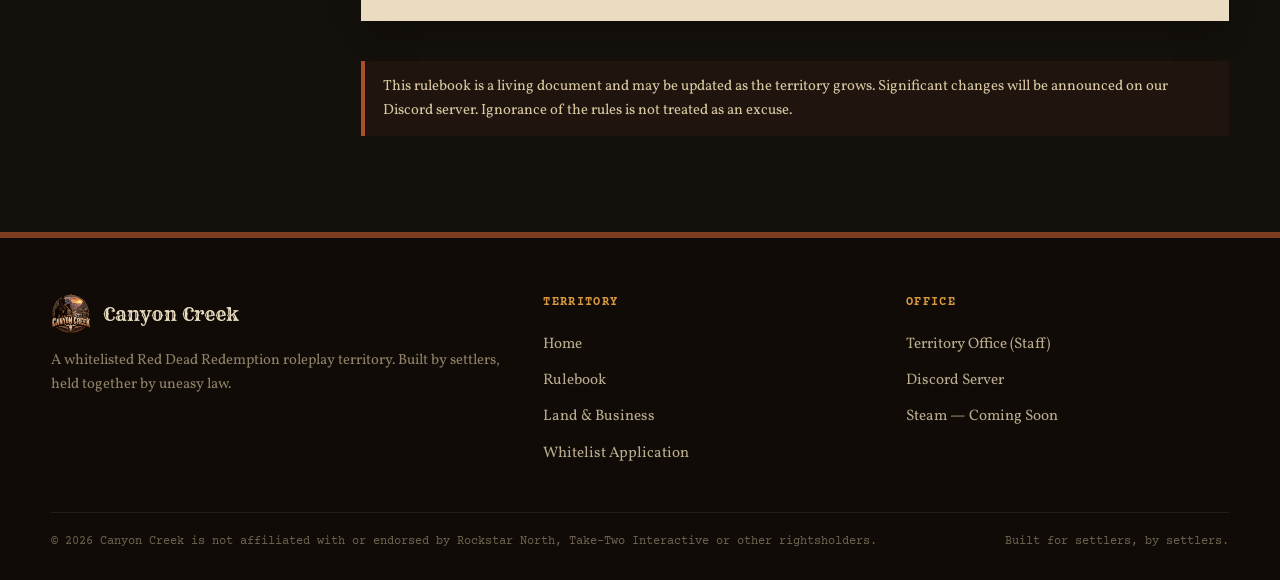
<file: rules/index.html>
<!DOCTYPE html>
<html lang="en">
<head>
<meta charset="UTF-8">
<meta name="viewport" content="width=device-width, initial-scale=1.0">
<title>Rulebook — Canyon Creek</title>
<meta name="description" content="The Canyon Creek server rulebook covering roleplay standards, conduct, combat, and property law.">
<link rel="icon" href="/assets/canyon-creek-logo.png">
<link rel="stylesheet" href="/css/rules.css">
</head>
<body>
<div class="grain-veil"></div>

<header class="site-header">
  <div class="container nav-row">
    <a href="/" class="brand">
      <img src="/assets/canyon-creek-logo.png" alt="Canyon Creek emblem">
      <span class="brand-text">
        <span class="big">Canyon Creek</span>
        <span class="small">EST. 1899 &middot; TERRITORY OFFICE</span>
      </span>
    </a>
    <button class="nav-burger" aria-label="Toggle navigation"><span></span><span></span><span></span></button>
    <nav class="nav-links">
      <a href="/" data-page="/">Home</a>
      <a href="/rules/" data-page="/">Rules</a>
      <a href="/properties/" data-page="/">Land &amp; Business</a>
      <a href="/whitelist/" data-page="/" class="nav-cta">Apply for Whitelist</a>
    </nav>
  </div>
</header>

<section class="page-banner">
  <div class="container">
    <span class="kicker">TERRITORY LAW</span>
    <h1>The Canyon Creek Rulebook</h1>
    <p>Read it, know it, live by it. Every settler in the territory — new applicant or old-timer — is held to the same standard.</p>
  </div>
</section>

<section class="section">
  <div class="container rules-layout">
    <aside class="rules-toc">
      <h4>ARTICLES</h4>
      <a href="#conduct">I. General Conduct</a>
      <a href="#roleplay">II. Roleplay Standards</a>
      <a href="#combat">III. Combat &amp; Conflict</a>
      <a href="#meta">IV. Metagaming &amp; Powergaming</a>
      <a href="#property">V. Property &amp; Economy</a>
      <a href="#whitelist-conduct">VI. Whitelist &amp; Applications</a>
    </aside>

    <div>
      <article class="rule-article" id="conduct">
        <span class="art-num">ARTICLE I</span>
        <h3>General Conduct</h3>
        <ol>
          <li><strong>Respect first.</strong> Out-of-character disrespect, harassment, or hate speech toward another player is never tolerated, in or out of character.</li>
          <li><strong>18+ community.</strong> Canyon Creek is an adult roleplay server. Applicants must meet the server's minimum age requirement.</li>
          <li><strong>Discord is part of the territory.</strong> Rules apply across our Discord server as much as they do in-game.</li>
          <li><strong>Staff calls are final.</strong> Disagree respectfully and take it to a ticket — do not argue moderation decisions in public channels.</li>
        </ol>
      </article>

      <article class="rule-article" id="roleplay">
        <span class="art-num">ARTICLE II</span>
        <h3>Roleplay Standards</h3>
        <ol>
          <li><strong>Stay in character.</strong> Once you're in the territory, you're your character. Keep out-of-character talk to designated channels or /ooc.</li>
          <li><strong>Value your life.</strong> Your character should act like a person who wants to survive — no charging six armed men over a stolen horse.</li>
          <li><strong>No random violence.</strong> Every act of aggression needs roleplay build-up. Initiate properly before any confrontation.</li>
          <li><strong>Stay period-appropriate.</strong> Modern language, memes, and out-of-era references break immersion — leave them out of character.</li>
          <li><strong>Quality over chaos.</strong> We favor slower, story-driven roleplay over constant action. Build characters people want to write with.</li>
        </ol>
      </article>

      <article class="rule-article" id="combat">
        <span class="art-num">ARTICLE III</span>
        <h3>Combat &amp; Conflict</h3>
        <ol>
          <li><strong>RP before rounds.</strong> Combat must be preceded by clear in-character initiation — no surprise gunfights without buildup.</li>
          <li><strong>Fear roleplay applies.</strong> A character held at gunpoint plays the fear realistically rather than instantly drawing back.</li>
          <li><strong>Robbery limits.</strong> Robberies must be roleplayed fully, with reasonable demands and a defined cooldown between incidents on the same target.</li>
          <li><strong>No spawn camping or revenge killing.</strong> Let a scene breathe. Chaining conflict onto the same player back-to-back is not allowed.</li>
          <li><strong>Injuries matter.</strong> Play out injuries realistically — a gunshot wound is not shrugged off, and medical roleplay should follow.</li>
        </ol>
      </article>

      <article class="rule-article" id="meta">
        <span class="art-num">ARTICLE IV</span>
        <h3>Metagaming &amp; Powergaming</h3>
        <ol>
          <li><strong>Metagaming is bannable.</strong> Using information your character couldn't know — from Discord, streams, or another session — is strictly forbidden.</li>
          <li><strong>No powergaming.</strong> You cannot force an action onto another player's character without giving them a fair chance to roleplay a response.</li>
          <li><strong>No combat logging.</strong> Disconnecting to avoid the outcome of an active roleplay scene is treated as a serious violation.</li>
          <li><strong>Stay in your lane.</strong> Controlling or narrating another player's character's actions or thoughts is not permitted.</li>
        </ol>
      </article>

      <article class="rule-article" id="property">
        <span class="art-num">ARTICLE V</span>
        <h3>Property &amp; Economy</h3>
        <ol>
          <li><strong>All land is issued through the Territory Office.</strong> Ranches, farms, homesteads, storefronts, and land parcels are assigned via the Land &amp; Business Office listings and staff approval.</li>
          <li><strong>One character, reasonable holdings.</strong> Property ownership is scaled to keep land available for the whole community — no hoarding listings.</li>
          <li><strong>Businesses need active management.</strong> A business left unattended for an extended period may be reclaimed and relisted.</li>
          <li><strong>In-character economy only.</strong> Real-world trading of in-game money, items, or property for currency outside the server is strictly forbidden.</li>
          <li><strong>Theft and fraud must be roleplayed properly,</strong> not exploited through mechanics or out-of-character coordination.</li>
        </ol>
      </article>

      <article class="rule-article" id="whitelist-conduct">
        <span class="art-num">ARTICLE VI</span>
        <h3>Whitelist &amp; Applications</h3>
        <ol>
          <li><strong>One application per person.</strong> Do not submit duplicate or throwaway applications while a review is pending.</li>
          <li><strong>Be honest.</strong> Applications with plagiarized or fabricated backstories are declined outright.</li>
          <li><strong>Steam verification will be required</strong> once that system goes live — accounts must match the identity used on your application.</li>
          <li><strong>Whitelist status can be revoked</strong> for serious or repeated rule violations, at staff discretion.</li>
        </ol>
      </article>

      <div class="rules-notice">
        This rulebook is a living document and may be updated as the territory grows. Significant changes will be announced on our Discord server. Ignorance of the rules is not treated as an excuse.
      </div>
    </div>
  </div>
</section>

<footer class="site-footer">
  <div class="container footer-grid">
    <div>
      <div class="footer-brand">
        <img src="/assets/canyon-creek-logo.png" alt="">
        <span>Canyon Creek</span>
      </div>
      <p>A whitelisted Red Dead Redemption roleplay territory. Built by settlers, held together by uneasy law.</p>
    </div>
    <div class="footer-col">
      <h4>TERRITORY</h4>
      <a href="/">Home</a>
      <a href="/rules/">Rulebook</a>
      <a href="/properties/">Land &amp; Business</a>
      <a href="/whitelist/">Whitelist Application</a>
    </div>
    <div class="footer-col">
      <h4>OFFICE</h4>
      <a href="/admin/">Territory Office (Staff)</a>
      <a href="#">Discord Server</a>
      <a href="#">Steam — Coming Soon</a>
    </div>
  </div>
  <div class="container footer-bottom">
    <span>© 2026 Canyon Creek is not affiliated with or endorsed by Rockstar North, Take-Two Interactive or other rightsholders.</span>
    <span>Built for settlers, by settlers.</span>
  </div>
</footer>

<script src="/script.js"></script>
</body>
</html>
</file>
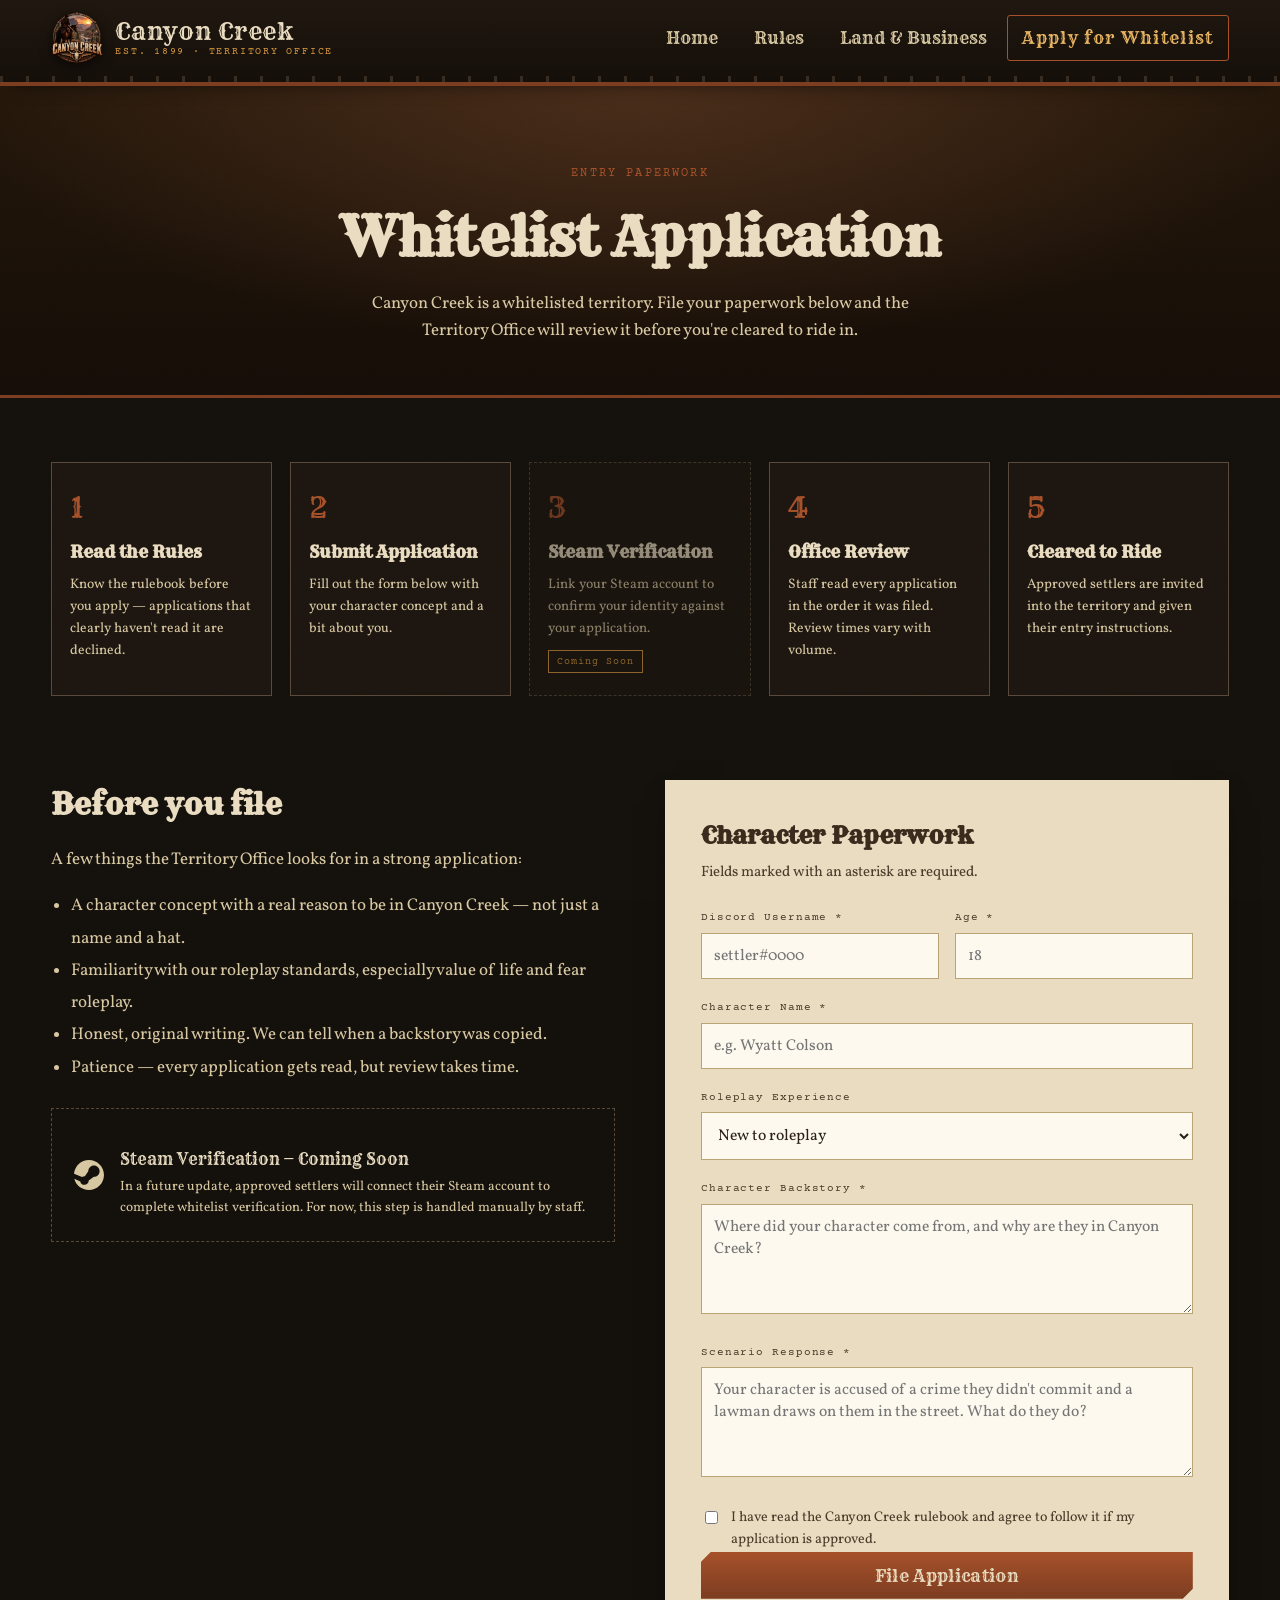
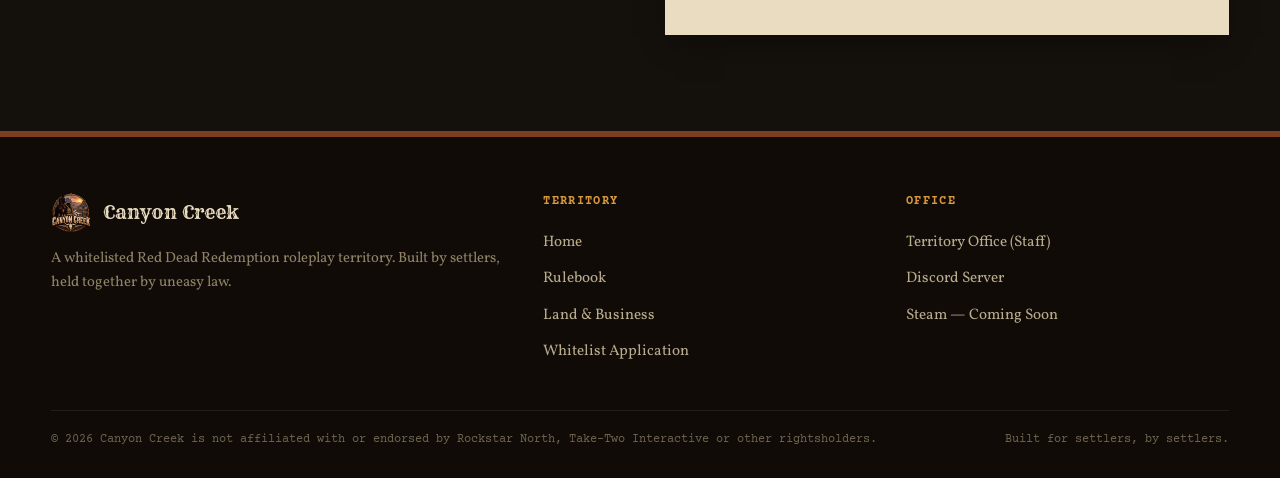
<file: whitelist/index.html>
<!DOCTYPE html>
<html lang="en">
<head>
<meta charset="UTF-8">
<meta name="viewport" content="width=device-width, initial-scale=1.0">
<title>Whitelist Application — Canyon Creek</title>
<meta name="description" content="Apply for whitelist on Canyon Creek, a Red Dead Redemption roleplay server.">
<link rel="icon" href="/assets/canyon-creek-logo.png">
<link rel="stylesheet" href="/css/whitelist.css">
</head>
<body>
<div class="grain-veil"></div>

<header class="site-header">
  <div class="container nav-row">
    <a href="/" class="brand">
      <img src="/assets/canyon-creek-logo.png" alt="Canyon Creek emblem">
      <span class="brand-text">
        <span class="big">Canyon Creek</span>
        <span class="small">EST. 1899 &middot; TERRITORY OFFICE</span>
      </span>
    </a>
    <button class="nav-burger" aria-label="Toggle navigation"><span></span><span></span><span></span></button>
    <nav class="nav-links">
      <a href="/" data-page="/">Home</a>
      <a href="/rules/" data-page="/rules/">Rules</a>
      <a href="/properties/" data-page="/properties/">Land &amp; Business</a>
      <a href="/whitelist/" data-page="/whitelist/" class="nav-cta">Apply for Whitelist</a>
    </nav>
  </div>
</header>

<section class="page-banner">
  <div class="container">
    <span class="kicker">ENTRY PAPERWORK</span>
    <h1>Whitelist Application</h1>
    <p>Canyon Creek is a whitelisted territory. File your paperwork below and the Territory Office will review it before you're cleared to ride in.</p>
  </div>
</section>

<section class="section-tight">
  <div class="container">
    <div class="steps-rail">
      <div class="step">
        <span class="step-num">1</span>
        <h4>Read the Rules</h4>
        <p>Know the rulebook before you apply — applications that clearly haven't read it are declined.</p>
      </div>
      <div class="step">
        <span class="step-num">2</span>
        <h4>Submit Application</h4>
        <p>Fill out the form below with your character concept and a bit about you.</p>
      </div>
      <div class="step locked">
        <span class="step-num">3</span>
        <h4>Steam Verification</h4>
        <p>Link your Steam account to confirm your identity against your application.</p>
        <span class="tag">Coming Soon</span>
      </div>
      <div class="step">
        <span class="step-num">4</span>
        <h4>Office Review</h4>
        <p>Staff read every application in the order it was filed. Review times vary with volume.</p>
      </div>
      <div class="step">
        <span class="step-num">5</span>
        <h4>Cleared to Ride</h4>
        <p>Approved settlers are invited into the territory and given their entry instructions.</p>
      </div>
    </div>
  </div>
</section>

<section class="section" style="padding-top:20px;">
  <div class="container apply-wrap">
    <div>
      <h2 style="font-family:var(--font-display); font-size:1.9rem; margin:0 0 14px;">Before you file</h2>
      <p style="color:var(--paper-dim);">A few things the Territory Office looks for in a strong application:</p>
      <ul style="color:var(--paper-dim); padding-left:20px; line-height:1.9;">
        <li>A character concept with a real reason to be in Canyon Creek — not just a name and a hat.</li>
        <li>Familiarity with our roleplay standards, especially value of life and fear roleplay.</li>
        <li>Honest, original writing. We can tell when a backstory was copied.</li>
        <li>Patience — every application gets read, but review takes time.</li>
      </ul>

      <div class="steam-box">
        <svg width="30" height="30" viewBox="0 0 24 24" fill="currentColor"><path d="M11.979 0C5.678 0 .511 4.86.022 11.037l6.432 2.658a3.393 3.393 0 0 1 1.937-.6c.064 0 .128 0 .19.006l2.862-4.142v-.058c0-2.487 2.025-4.512 4.512-4.512 2.487 0 4.512 2.025 4.512 4.512 0 2.487-2.025 4.512-4.512 4.512h-.104l-4.076 2.91c0 .054.005.108.005.163a3.408 3.408 0 0 1-3.408 3.408 3.41 3.41 0 0 1-3.343-2.784L.276 15.02C1.312 20.145 6.128 24 11.979 24c6.627 0 12-5.373 12-12s-5.373-12-12-12Z"/></svg>
        <div>
          <p class="t">Steam Verification — Coming Soon</p>
          <p class="d">In a future update, approved settlers will connect their Steam account to complete whitelist verification. For now, this step is handled manually by staff.</p>
        </div>
      </div>
    </div>

    <form class="paper-form" id="whitelistForm">
      <h3>Character Paperwork</h3>
      <p>Fields marked with an asterisk are required.</p>

      <div class="field-row">
        <div class="field">
          <label for="discord">Discord Username *</label>
          <input type="text" id="discord" required placeholder="settler#0000">
        </div>
        <div class="field">
          <label for="age">Age *</label>
          <input type="number" id="age" min="16" max="99" required placeholder="18">
        </div>
      </div>

      <div class="field">
        <label for="charname">Character Name *</label>
        <input type="text" id="charname" required placeholder="e.g. Wyatt Colson">
      </div>

      <div class="field">
        <label for="experience">Roleplay Experience</label>
        <select id="experience">
          <option>New to roleplay</option>
          <option>Some experience</option>
          <option>Experienced RP server veteran</option>
        </select>
      </div>

      <div class="field">
        <label for="backstory">Character Backstory *</label>
        <textarea id="backstory" required placeholder="Where did your character come from, and why are they in Canyon Creek?"></textarea>
      </div>

      <div class="field">
        <label for="scenario">Scenario Response *</label>
        <textarea id="scenario" required placeholder="Your character is accused of a crime they didn't commit and a lawman draws on them in the street. What do they do?"></textarea>
      </div>

      <div class="check-field">
        <input type="checkbox" id="agree" required>
        <label for="agree">I have read the Canyon Creek rulebook and agree to follow it if my application is approved.</label>
      </div>

      <button type="submit" class="btn btn-primary" style="width:100%; justify-content:center;">File Application</button>

      <div class="form-msg" id="formMsg">
        Application filed. The Territory Office will review your paperwork and reach out on Discord.
      </div>
    </form>
  </div>
</section>

<footer class="site-footer">
  <div class="container footer-grid">
    <div>
      <div class="footer-brand">
        <img src="/assets/canyon-creek-logo.png" alt="">
        <span>Canyon Creek</span>
      </div>
      <p>A whitelisted Red Dead Redemption roleplay territory. Built by settlers, held together by uneasy law.</p>
    </div>
    <div class="footer-col">
      <h4>TERRITORY</h4>
      <a href="/">Home</a>
      <a href="/rules/">Rulebook</a>
      <a href="/properties/">Land &amp; Business</a>
      <a href="/whitelist/">Whitelist Application</a>
    </div>
    <div class="footer-col">
      <h4>OFFICE</h4>
      <a href="/admin/">Territory Office (Staff)</a>
      <a href="#">Discord Server</a>
      <a href="#">Steam — Coming Soon</a>
    </div>
  </div>
  <div class="container footer-bottom">
    <span>© 2026 Canyon Creek is not affiliated with or endorsed by Rockstar North, Take-Two Interactive or other rightsholders.</span>
    <span>Built for settlers, by settlers.</span>
  </div>
</footer>

<script src="/script.js"></script>
</body>
</html>
</file>
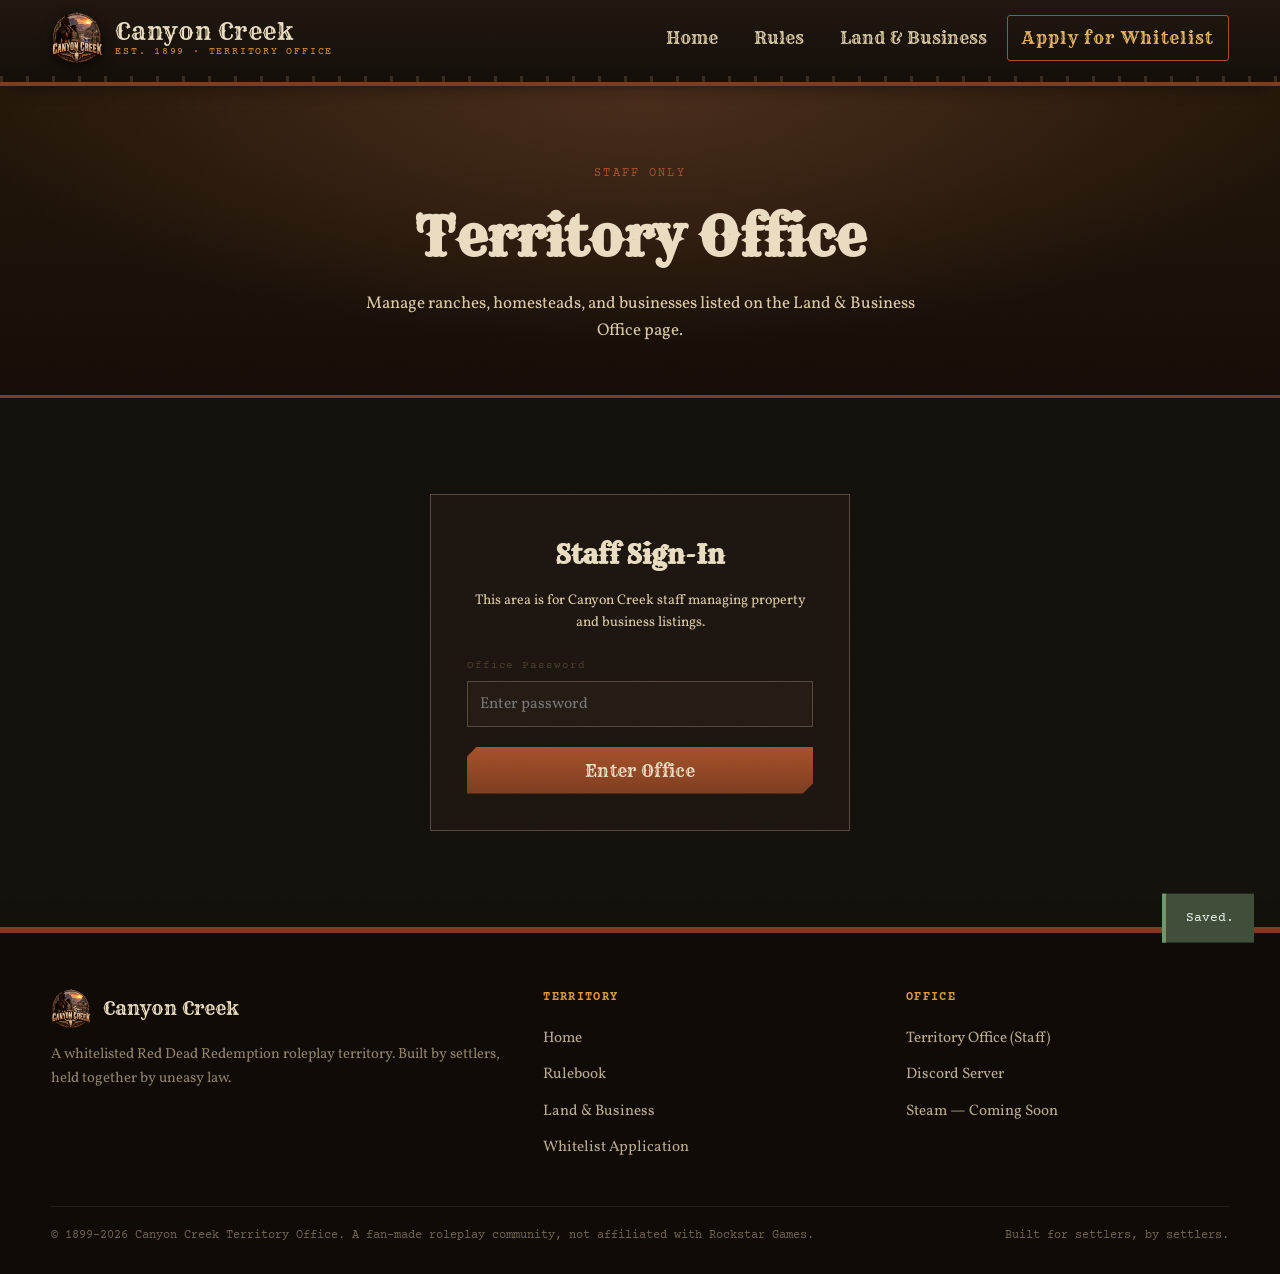
<file: admin.html>
<!DOCTYPE html>
<html lang="en">
<head>
<meta charset="UTF-8">
<meta name="viewport" content="width=device-width, initial-scale=1.0">
<title>Territory Office (Staff) — Canyon Creek</title>
<meta name="robots" content="noindex, nofollow">
<link rel="icon" href="assets/canyon-creek-logo.png">
<link rel="stylesheet" href="css/admin.css">
</head>
<body>
<div class="grain-veil"></div>

<header class="site-header">
  <div class="container nav-row">
    <a href="index.html" class="brand">
      <img src="assets/canyon-creek-logo.png" alt="Canyon Creek emblem">
      <span class="brand-text">
        <span class="big">Canyon Creek</span>
        <span class="small">EST. 1899 &middot; TERRITORY OFFICE</span>
      </span>
    </a>
    <button class="nav-burger" aria-label="Toggle navigation"><span></span><span></span><span></span></button>
    <nav class="nav-links">
      <a href="index.html" data-page="index.html">Home</a>
      <a href="rules.html" data-page="rules.html">Rules</a>
      <a href="properties.html" data-page="properties.html">Land &amp; Business</a>
      <a href="whitelist.html" data-page="whitelist.html" class="nav-cta">Apply for Whitelist</a>
    </nav>
  </div>
</header>

<section class="page-banner">
  <div class="container">
    <span class="kicker">STAFF ONLY</span>
    <h1>Territory Office</h1>
    <p>Manage ranches, homesteads, and businesses listed on the Land &amp; Business Office page.</p>
  </div>
</section>

<section class="section">
  <div class="container">

    <!-- ============ LOGIN GATE ============ -->
    <div id="adminGate" class="admin-gate">
      <h2>Staff Sign-In</h2>
      <p>This area is for Canyon Creek staff managing property and business listings.</p>
      <div class="field">
        <label for="gatePass">Office Password</label>
        <input type="password" id="gatePass" placeholder="Enter password">
      </div>
      <button class="btn btn-primary" id="gateSubmit" style="width:100%; justify-content:center;">Enter Office</button>
      <p class="gate-error" id="gateError">Incorrect password. Try again.</p>
    </div>

    <!-- ============ DASHBOARD (hidden until "logged in") ============ -->
    <div id="adminDash" class="hidden">
      <div class="admin-note">
        Prototype access only — this login is a front-end placeholder (password: <code>canyoncreek</code>) so you can see how the office would work. Before this goes live, replace it with real staff authentication on a server you control.
      </div>

      <div class="admin-toolbar">
        <div>
          <strong style="font-family:var(--font-display); font-size:1.2rem; color:var(--paper);">Property &amp; Business Ledger</strong>
        </div>
        <div style="display:flex; gap:10px; flex-wrap:wrap;">
          <button class="btn btn-ghost" id="exportBtn" style="font-size:.85rem; padding:9px 16px;">Export JSON</button>
          <button class="btn btn-ghost" id="resetBtn" style="font-size:.85rem; padding:9px 16px;">Reset to Defaults</button>
          <button class="btn btn-primary" id="addBtn" style="font-size:.85rem; padding:9px 16px;">+ Add Listing</button>
        </div>
      </div>

      <div class="admin-table-wrap">
        <table class="admin-table">
          <thead>
            <tr>
              <th>Photo</th>
              <th>Name</th>
              <th>Category</th>
              <th>Status</th>
              <th>Price</th>
              <th>Size</th>
              <th>Actions</th>
            </tr>
          </thead>
          <tbody id="adminTbody"></tbody>
        </table>
      </div>

      <!-- ============ ADD/EDIT FORM ============ -->
      <div class="admin-form-panel" id="formPanel">
        <h3 id="formTitle">Add New Listing</h3>
        <input type="hidden" id="editId">
        <div class="field">
          <label for="fName">Listing Name</label>
          <input type="text" id="fName" placeholder="e.g. Silver Bend Ranch">
        </div>
        <div class="field-row">
          <div class="field">
            <label for="fCategory">Category</label>
            <select id="fCategory">
              <option value="ranch">Ranch</option>
              <option value="farm">Farm</option>
              <option value="home">Homestead</option>
              <option value="business">Business</option>
              <option value="land">Land Parcel</option>
            </select>
          </div>
          <div class="field">
            <label for="fStatus">Status</label>
            <select id="fStatus">
              <option value="available">Available</option>
              <option value="leased">Leased</option>
              <option value="sold">Sold</option>
            </select>
          </div>
          <div class="field">
            <label for="fPrice">Price</label>
            <input type="text" id="fPrice" placeholder="$2,500">
          </div>
        </div>
        <div class="field">
          <label for="fSize">Size / Location</label>
          <input type="text" id="fSize" placeholder="e.g. 40 acres, or Main Street">
        </div>
        <div class="field">
          <label for="fImage">Image File Name</label>
          <input type="text" id="fImage" placeholder="e.g. silver-bend-ranch.jpg">
          <p class="field-hint">Drop the screenshot into <code>images/properties/</code> first, then type its exact file name here. Leave blank to keep using the placeholder scene.</p>
        </div>
        <div class="field">
          <label for="fDesc">Description</label>
          <textarea id="fDesc" placeholder="A short description shown to visitors."></textarea>
        </div>
        <div class="admin-form-actions">
          <button class="btn btn-primary" id="saveBtn" type="button">Save Listing</button>
          <button class="btn btn-ghost" id="cancelBtn" type="button">Cancel</button>
        </div>
      </div>
    </div>

  </div>
</section>

<div class="toast" id="toast">Saved.</div>

<footer class="site-footer">
  <div class="container footer-grid">
    <div>
      <div class="footer-brand">
        <img src="assets/canyon-creek-logo.png" alt="">
        <span>Canyon Creek</span>
      </div>
      <p>A whitelisted Red Dead Redemption roleplay territory. Built by settlers, held together by uneasy law.</p>
    </div>
    <div class="footer-col">
      <h4>TERRITORY</h4>
      <a href="index.html">Home</a>
      <a href="rules.html">Rulebook</a>
      <a href="properties.html">Land &amp; Business</a>
      <a href="whitelist.html">Whitelist Application</a>
    </div>
    <div class="footer-col">
      <h4>OFFICE</h4>
      <a href="admin.html">Territory Office (Staff)</a>
      <a href="#">Discord Server</a>
      <a href="#">Steam — Coming Soon</a>
    </div>
  </div>
  <div class="container footer-bottom">
    <span>© 1899–2026 Canyon Creek Territory Office. A fan-made roleplay community, not affiliated with Rockstar Games.</span>
    <span>Built for settlers, by settlers.</span>
  </div>
</footer>

<script src="data.js"></script>
<script src="script.js"></script>
<script>
(function(){
  const GATE_PASSWORD = 'canyoncreek'; // prototype only — replace with real auth

  const gate = document.getElementById('adminGate');
  const dash = document.getElementById('adminDash');
  const gateSubmit = document.getElementById('gateSubmit');
  const gatePass = document.getElementById('gatePass');
  const gateError = document.getElementById('gateError');

  gateSubmit.addEventListener('click', tryEnter);
  gatePass.addEventListener('keydown', (e) => { if(e.key === 'Enter') tryEnter(); });

  function tryEnter(){
    if(gatePass.value === GATE_PASSWORD){
      gate.classList.add('hidden');
      dash.classList.remove('hidden');
      renderTable();
    }else{
      gateError.classList.add('show');
    }
  }

  const tbody = document.getElementById('adminTbody');
  const formPanel = document.getElementById('formPanel');
  const formTitle = document.getElementById('formTitle');
  const toast = document.getElementById('toast');
  const typeLabel = CC_CATEGORY_LABEL;

  function showToast(msg){
    toast.textContent = msg;
    toast.classList.add('show');
    setTimeout(() => toast.classList.remove('show'), 2200);
  }

  function renderTable(){
    const list = ccGetProperties();
    tbody.innerHTML = '';
    list.forEach(p => {
      const tr = document.createElement('tr');
      const thumb = p.image
        ? `<img class="thumb" src="${CC_IMAGE_PATH}${encodeURIComponent(p.image)}" alt="" onerror="this.replaceWith(Object.assign(document.createElement('span'),{className:'thumb-empty',textContent:'missing'}))">`
        : `<span class="thumb-empty">none</span>`;
      tr.innerHTML = `
        <td>${thumb}</td>
        <td>${escapeHtml(p.name)}</td>
        <td>${typeLabel[p.category] || p.category}</td>
        <td><span class="badge ${p.status}">${p.status}</span></td>
        <td>${escapeHtml(p.price)}</td>
        <td>${escapeHtml(p.size)}</td>
        <td class="admin-actions">
          <button class="mini-btn" data-edit="${p.id}">Edit</button>
          <button class="mini-btn danger" data-del="${p.id}">Delete</button>
        </td>
      `;
      tbody.appendChild(tr);
    });

    tbody.querySelectorAll('[data-edit]').forEach(b => b.addEventListener('click', () => openForm(b.dataset.edit)));
    tbody.querySelectorAll('[data-del]').forEach(b => b.addEventListener('click', () => deleteListing(b.dataset.del)));
  }

  function escapeHtml(str){
    const d = document.createElement('div');
    d.textContent = str == null ? '' : str;
    return d.innerHTML;
  }

  document.getElementById('addBtn').addEventListener('click', () => openForm(null));
  document.getElementById('cancelBtn').addEventListener('click', closeForm);

  function openForm(id){
    formPanel.classList.add('open');
    document.getElementById('editId').value = id || '';
    if(id){
      const p = ccGetProperties().find(x => x.id === id);
      formTitle.textContent = 'Edit Listing';
      document.getElementById('fName').value = p.name;
      document.getElementById('fCategory').value = p.category;
      document.getElementById('fStatus').value = p.status;
      document.getElementById('fPrice').value = p.price;
      document.getElementById('fSize').value = p.size;
      document.getElementById('fDesc').value = p.desc;
      document.getElementById('fImage').value = p.image || '';
    }else{
      formTitle.textContent = 'Add New Listing';
      ['fName','fPrice','fSize','fDesc','fImage'].forEach(id => document.getElementById(id).value = '');
      document.getElementById('fCategory').value = 'ranch';
      document.getElementById('fStatus').value = 'available';
    }
    formPanel.scrollIntoView({behavior:'smooth', block:'center'});
  }

  function closeForm(){
    formPanel.classList.remove('open');
  }

  document.getElementById('saveBtn').addEventListener('click', () => {
    const name = document.getElementById('fName').value.trim();
    if(!name){ alert('Please enter a listing name.'); return; }

    const list = ccGetProperties();
    const id = document.getElementById('editId').value;
    const data = {
      name,
      category: document.getElementById('fCategory').value,
      status: document.getElementById('fStatus').value,
      price: document.getElementById('fPrice').value.trim() || '$0',
      size: document.getElementById('fSize').value.trim(),
      desc: document.getElementById('fDesc').value.trim(),
      image: document.getElementById('fImage').value.trim()
    };

    if(id){
      const idx = list.findIndex(x => x.id === id);
      if(idx > -1) list[idx] = { ...list[idx], ...data };
    }else{
      data.id = ccUid();
      list.push(data);
    }

    ccSaveProperties(list);
    renderTable();
    closeForm();
    showToast('Listing saved.');
  });

  function deleteListing(id){
    if(!confirm('Remove this listing from the Land & Business Office?')) return;
    const list = ccGetProperties().filter(x => x.id !== id);
    ccSaveProperties(list);
    renderTable();
    showToast('Listing removed.');
  }

  document.getElementById('resetBtn').addEventListener('click', () => {
    if(!confirm('Reset all listings back to the default set? This clears any edits.')) return;
    ccResetProperties();
    renderTable();
    showToast('Listings reset to defaults.');
  });

  document.getElementById('exportBtn').addEventListener('click', () => {
    const data = JSON.stringify(ccGetProperties(), null, 2);
    const blob = new Blob([data], { type: 'application/json' });
    const url = URL.createObjectURL(blob);
    const a = document.createElement('a');
    a.href = url;
    a.download = 'canyon-creek-listings.json';
    a.click();
    URL.revokeObjectURL(url);
  });
})();
</script>
</body>
</html>
</file>
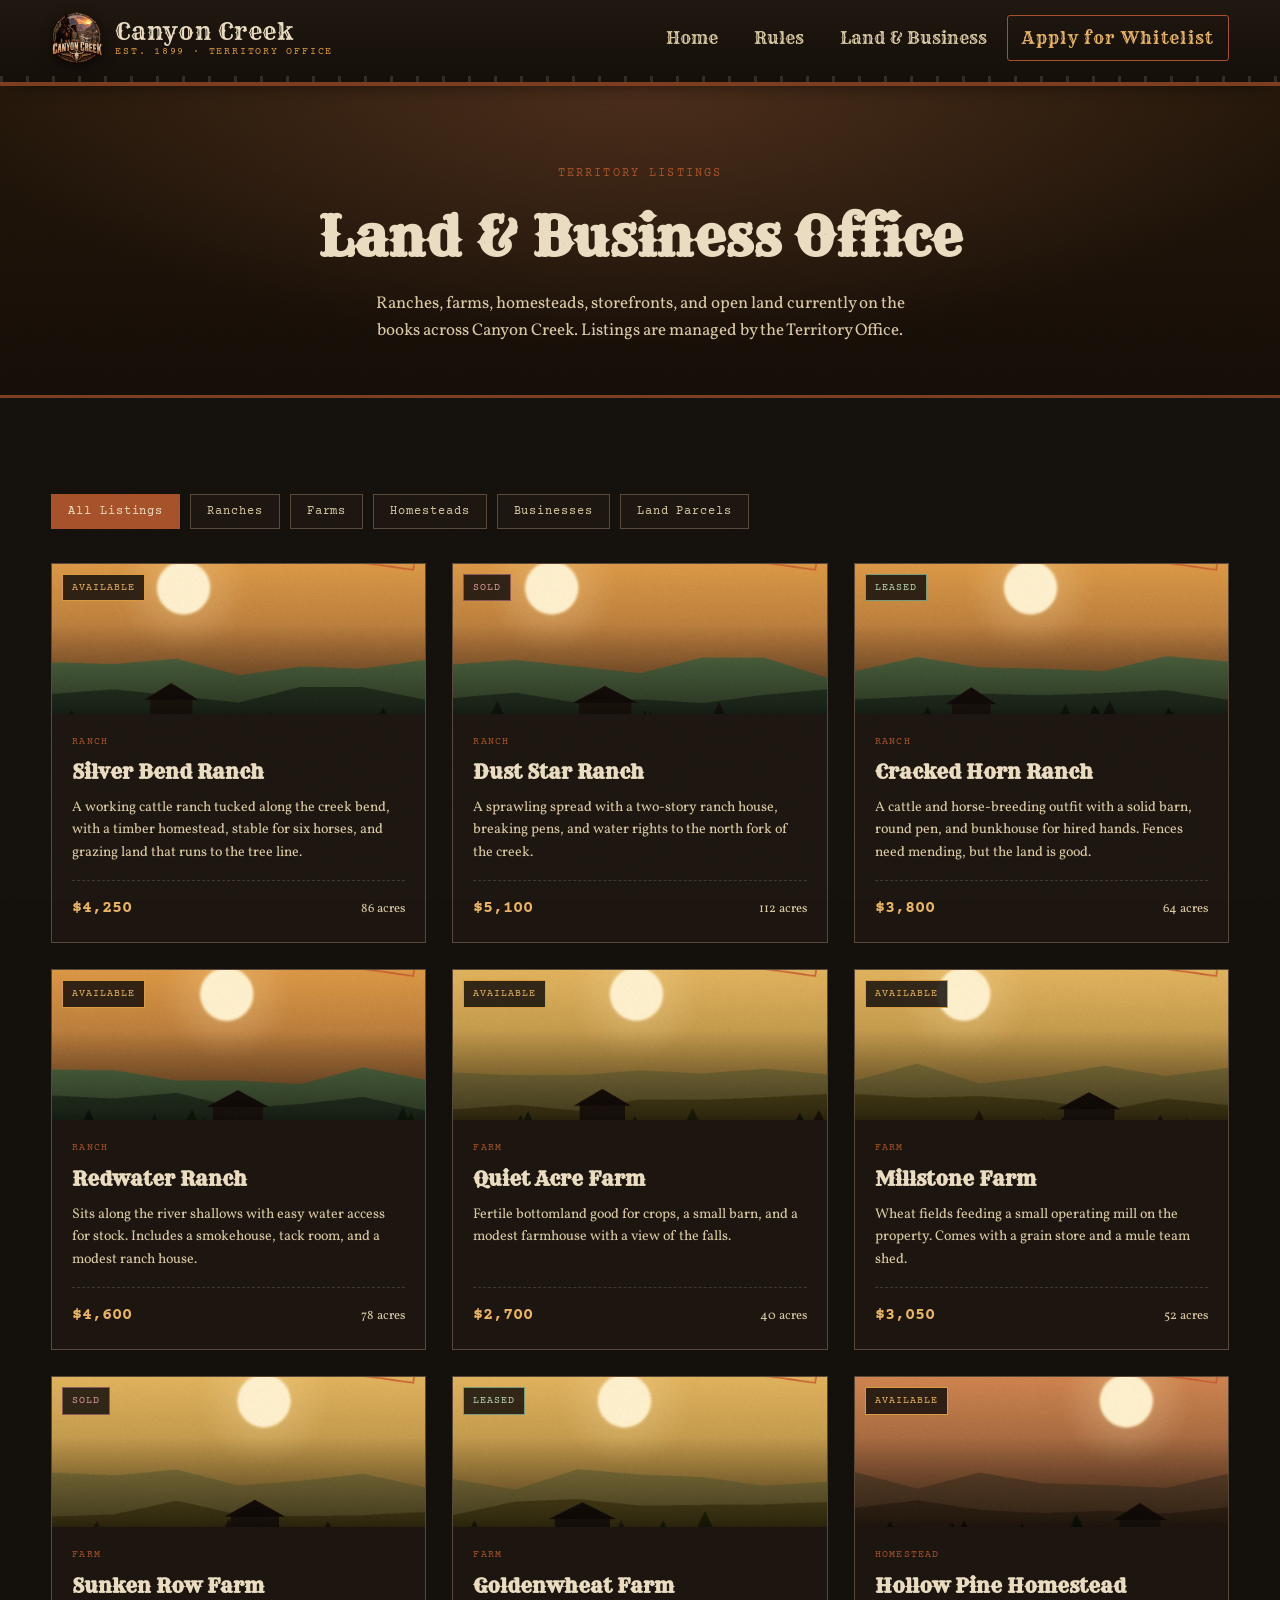
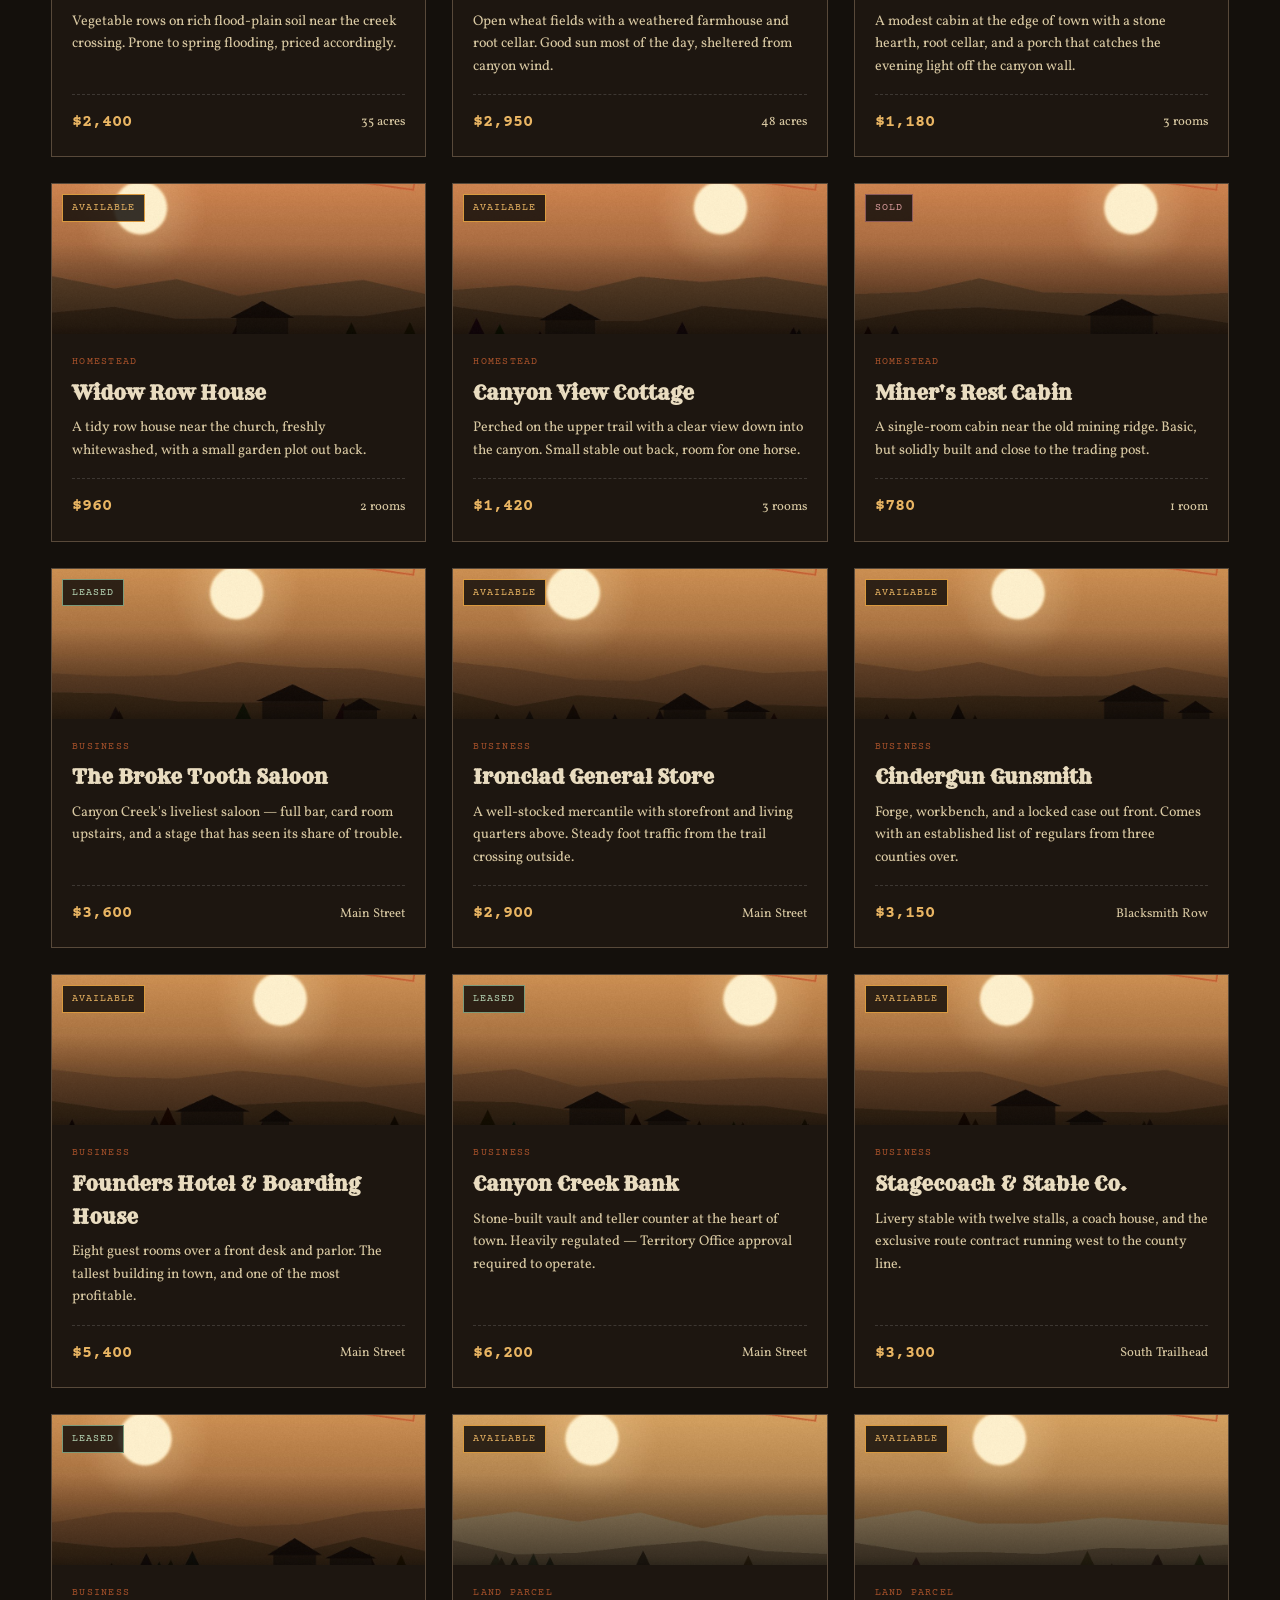
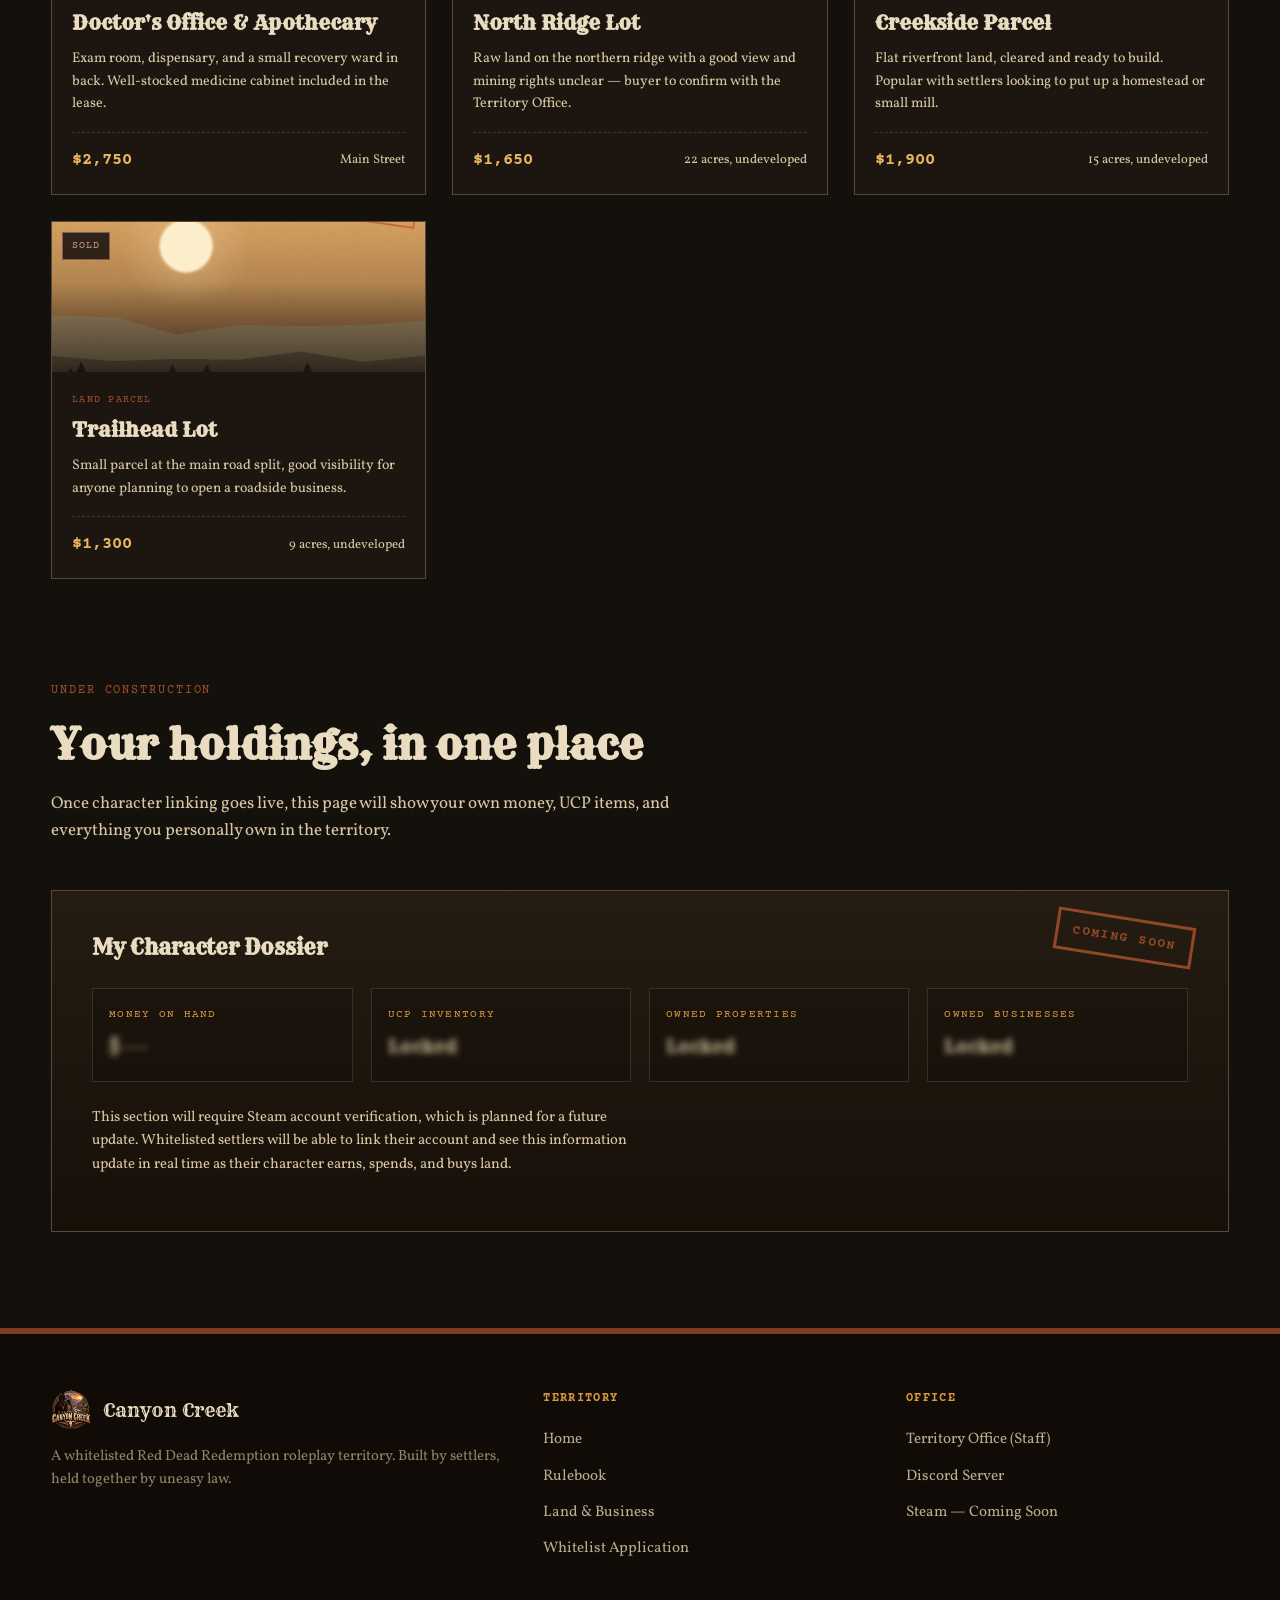
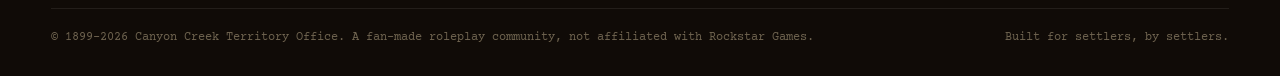
<file: properties.html>
<!DOCTYPE html>
<html lang="en">
<head>
<meta charset="UTF-8">
<meta name="viewport" content="width=device-width, initial-scale=1.0">
<title>Land &amp; Business Office — Canyon Creek</title>
<meta name="description" content="Browse ranches, homesteads, and businesses for sale in Canyon Creek, a Red Dead Redemption roleplay server.">
<link rel="icon" href="assets/canyon-creek-logo.png">
<link rel="stylesheet" href="css/properties.css">
</head>
<body>
<div class="grain-veil"></div>

<header class="site-header">
  <div class="container nav-row">
    <a href="index.html" class="brand">
      <img src="assets/canyon-creek-logo.png" alt="Canyon Creek emblem">
      <span class="brand-text">
        <span class="big">Canyon Creek</span>
        <span class="small">EST. 1899 &middot; TERRITORY OFFICE</span>
      </span>
    </a>
    <button class="nav-burger" aria-label="Toggle navigation"><span></span><span></span><span></span></button>
    <nav class="nav-links">
      <a href="index.html" data-page="index.html">Home</a>
      <a href="rules.html" data-page="rules.html">Rules</a>
      <a href="properties.html" data-page="properties.html">Land &amp; Business</a>
      <a href="whitelist.html" data-page="whitelist.html" class="nav-cta">Apply for Whitelist</a>
    </nav>
  </div>
</header>

<section class="page-banner">
  <div class="container">
    <span class="kicker">TERRITORY LISTINGS</span>
    <h1>Land &amp; Business Office</h1>
    <p>Ranches, farms, homesteads, storefronts, and open land currently on the books across Canyon Creek. Listings are managed by the Territory Office.</p>
  </div>
</section>

<section class="section">
  <div class="container">
    <div class="filter-bar">
      <button class="filter-btn active" data-filter="all">All Listings</button>
      <button class="filter-btn" data-filter="ranch">Ranches</button>
      <button class="filter-btn" data-filter="farm">Farms</button>
      <button class="filter-btn" data-filter="home">Homesteads</button>
      <button class="filter-btn" data-filter="business">Businesses</button>
      <button class="filter-btn" data-filter="land">Land Parcels</button>
    </div>

    <div class="property-grid" id="propertyGrid"></div>
    <p class="empty-note" id="emptyNote">No listings match this filter right now — check back soon.</p>
  </div>
</section>

<!-- ===================== COMING SOON DOSSIER ===================== -->
<section class="section" style="padding-top:0;">
  <div class="container">
    <div class="section-head">
      <span class="kicker">UNDER CONSTRUCTION</span>
      <h2>Your holdings, in one place</h2>
      <p>Once character linking goes live, this page will show your own money, UCP items, and everything you personally own in the territory.</p>
    </div>
    <div class="dossier">
      <div class="dossier-stamp">COMING SOON</div>
      <h3 style="font-family:var(--font-display); margin:0; font-size:1.3rem; color:var(--paper);">My Character Dossier</h3>
      <div class="dossier-grid">
        <div class="dossier-field"><span class="flabel">MONEY ON HAND</span><span class="fval">$ ---</span></div>
        <div class="dossier-field"><span class="flabel">UCP INVENTORY</span><span class="fval">Locked</span></div>
        <div class="dossier-field"><span class="flabel">OWNED PROPERTIES</span><span class="fval">Locked</span></div>
        <div class="dossier-field"><span class="flabel">OWNED BUSINESSES</span><span class="fval">Locked</span></div>
      </div>
      <p class="dossier-note">This section will require Steam account verification, which is planned for a future update. Whitelisted settlers will be able to link their account and see this information update in real time as their character earns, spends, and buys land.</p>
    </div>
  </div>
</section>

<!-- ===================== DEED MODAL ===================== -->
<div class="deed-modal" id="deedModal">
  <div class="deed-modal-inner">
    <button class="deed-modal-close" id="deedModalClose" aria-label="Close">&times;</button>
    <div class="deed-modal-photo" id="dmPhotoWrap"><img id="dmPhoto" alt=""></div>
    <span class="ptype" id="dmType">RANCH</span>
    <h3 id="dmName">Property Name</h3>
    <p id="dmDesc">Description.</p>
    <div class="dm-meta">
      <div>PRICE<b id="dmPrice">$0</b></div>
      <div>SIZE<b id="dmSize">—</b></div>
      <div>STATUS<b id="dmStatus">—</b></div>
      <div>LISTED BY<b>Territory Office</b></div>
    </div>
  </div>
</div>

<footer class="site-footer">
  <div class="container footer-grid">
    <div>
      <div class="footer-brand">
        <img src="assets/canyon-creek-logo.png" alt="">
        <span>Canyon Creek</span>
      </div>
      <p>A whitelisted Red Dead Redemption roleplay territory. Built by settlers, held together by uneasy law.</p>
    </div>
    <div class="footer-col">
      <h4>TERRITORY</h4>
      <a href="index.html">Home</a>
      <a href="rules.html">Rulebook</a>
      <a href="properties.html">Land &amp; Business</a>
      <a href="whitelist.html">Whitelist Application</a>
    </div>
    <div class="footer-col">
      <h4>OFFICE</h4>
      <a href="admin.html">Territory Office (Staff)</a>
      <a href="#">Discord Server</a>
      <a href="#">Steam — Coming Soon</a>
    </div>
  </div>
  <div class="container footer-bottom">
    <span>© 1899–2026 Canyon Creek Territory Office. A fan-made roleplay community, not affiliated with Rockstar Games.</span>
    <span>Built for settlers, by settlers.</span>
  </div>
</footer>

<script src="data.js"></script>
<script src="script.js"></script>
<script>
(function(){
  const grid = document.getElementById('propertyGrid');
  const emptyNote = document.getElementById('emptyNote');
  const filterBtns = document.querySelectorAll('.filter-btn');
  let activeFilter = 'all';

  const typeLabel = CC_CATEGORY_LABEL;
  const sceneClass = CC_CATEGORY_SCENE;

  function render(){
    const all = ccGetProperties();
    const list = activeFilter === 'all' ? all : all.filter(p => p.category === activeFilter);
    grid.innerHTML = '';
    emptyNote.style.display = list.length ? 'none' : 'block';

    list.forEach(p => {
      const card = document.createElement('div');
      card.className = 'property-card';
      const scene = sceneClass[p.category] || 'scene-home';
      const imgTag = p.image
        ? `<img src="${CC_IMAGE_PATH}${encodeURIComponent(p.image)}" alt="${escapeHtml(p.name)}" loading="lazy" onerror="this.remove(); this.parentElement.classList.add('${scene}');">`
        : '';
      card.innerHTML = `
        <div class="property-scene ${p.image ? '' : scene}">
          ${imgTag}
          <span class="property-status ${p.status}">${p.status}</span>
        </div>
        <div class="property-body">
          <span class="ptype">${(typeLabel[p.category] || p.category).toUpperCase()}</span>
          <h3>${escapeHtml(p.name)}</h3>
          <p class="desc">${escapeHtml(p.desc || '')}</p>
          <div class="property-meta">
            <span class="price">${escapeHtml(p.price)}</span>
            <span class="size">${escapeHtml(p.size)}</span>
          </div>
        </div>
      `;
      card.addEventListener('click', () => openModal(p));
      grid.appendChild(card);
    });
  }

  function escapeHtml(str){
    const d = document.createElement('div');
    d.textContent = str == null ? '' : str;
    return d.innerHTML;
  }

  filterBtns.forEach(btn => {
    btn.addEventListener('click', () => {
      filterBtns.forEach(b => b.classList.remove('active'));
      btn.classList.add('active');
      activeFilter = btn.dataset.filter;
      render();
    });
  });

  const modal = document.getElementById('deedModal');
  function openModal(p){
    const photoWrap = document.getElementById('dmPhotoWrap');
    const photo = document.getElementById('dmPhoto');
    if(p.image){
      photo.src = CC_IMAGE_PATH + encodeURIComponent(p.image);
      photo.onerror = () => { photoWrap.style.display = 'none'; };
      photo.onload = () => { photoWrap.style.display = 'block'; };
      photoWrap.style.display = 'block';
    }else{
      photoWrap.style.display = 'none';
    }
    document.getElementById('dmType').textContent = (typeLabel[p.category] || p.category).toUpperCase();
    document.getElementById('dmName').textContent = p.name;
    document.getElementById('dmDesc').textContent = p.desc || '';
    document.getElementById('dmPrice').textContent = p.price;
    document.getElementById('dmSize').textContent = p.size;
    document.getElementById('dmStatus').textContent = p.status;
    modal.classList.add('open');
  }
  document.getElementById('deedModalClose').addEventListener('click', () => modal.classList.remove('open'));
  modal.addEventListener('click', (e) => { if(e.target === modal) modal.classList.remove('open'); });

  render();
})();
</script>
</body>
</html>
</file>
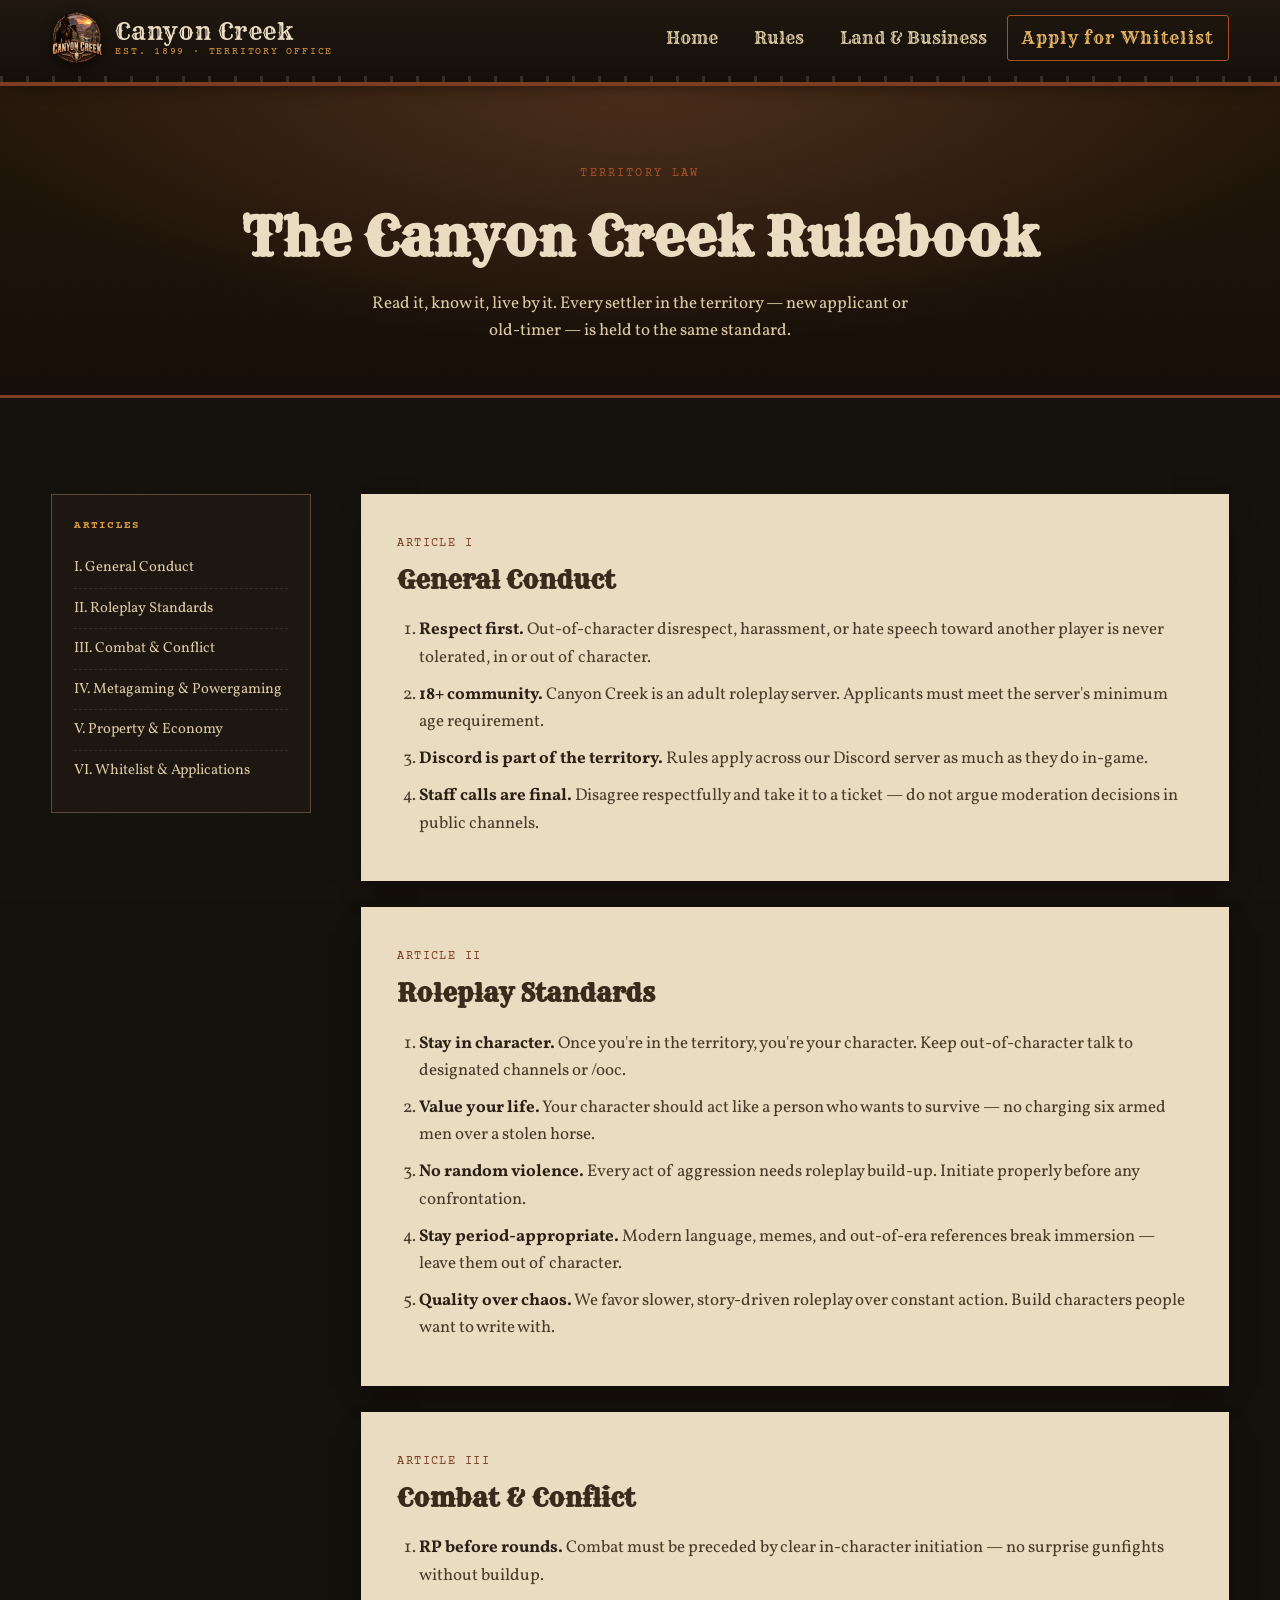
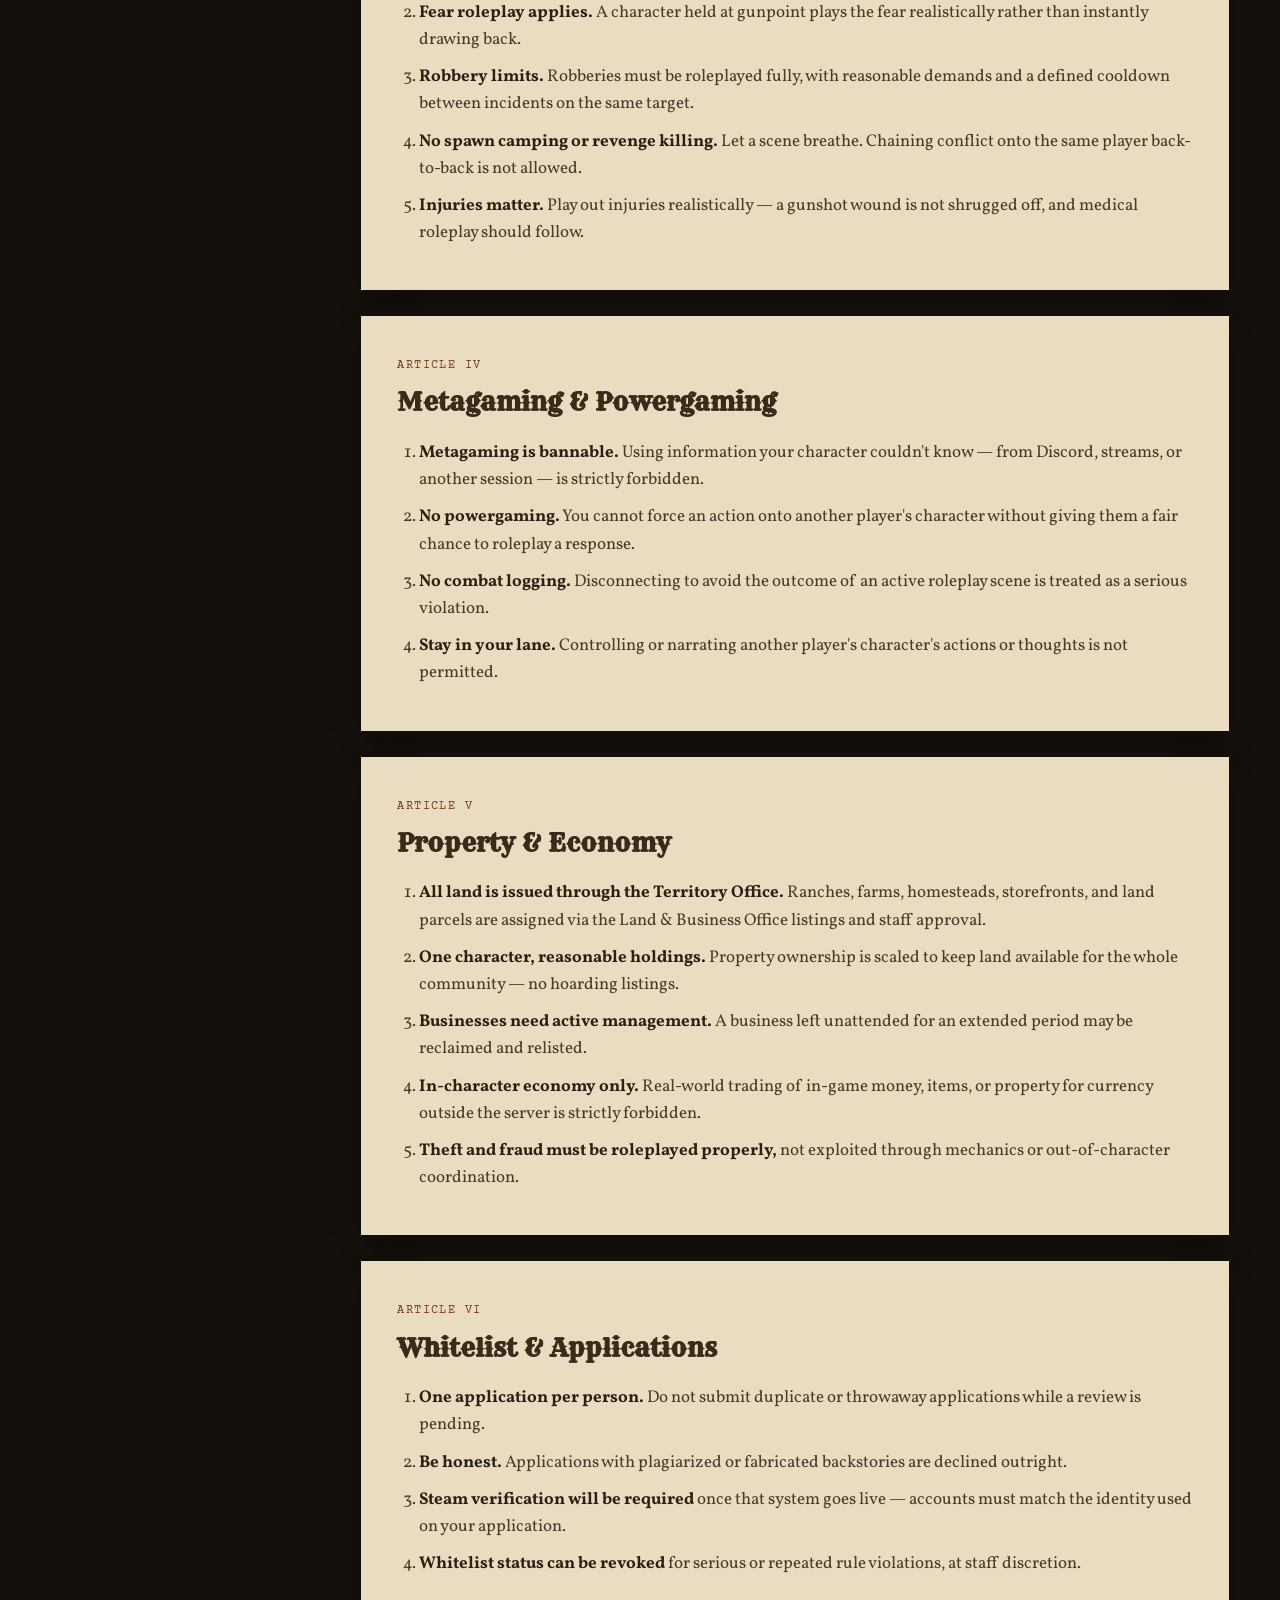
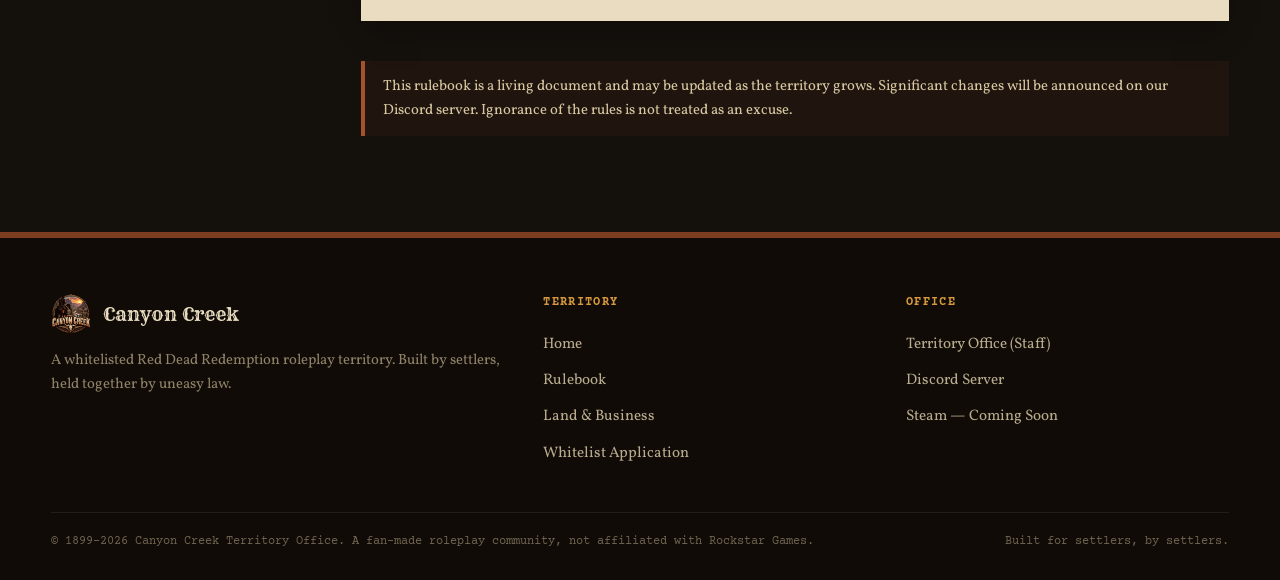
<file: rules.html>
<!DOCTYPE html>
<html lang="en">
<head>
<meta charset="UTF-8">
<meta name="viewport" content="width=device-width, initial-scale=1.0">
<title>Rulebook — Canyon Creek</title>
<meta name="description" content="The Canyon Creek server rulebook covering roleplay standards, conduct, combat, and property law.">
<link rel="icon" href="assets/canyon-creek-logo.png">
<link rel="stylesheet" href="css/rules.css">
</head>
<body>
<div class="grain-veil"></div>

<header class="site-header">
  <div class="container nav-row">
    <a href="index.html" class="brand">
      <img src="assets/canyon-creek-logo.png" alt="Canyon Creek emblem">
      <span class="brand-text">
        <span class="big">Canyon Creek</span>
        <span class="small">EST. 1899 &middot; TERRITORY OFFICE</span>
      </span>
    </a>
    <button class="nav-burger" aria-label="Toggle navigation"><span></span><span></span><span></span></button>
    <nav class="nav-links">
      <a href="index.html" data-page="index.html">Home</a>
      <a href="rules.html" data-page="rules.html">Rules</a>
      <a href="properties.html" data-page="properties.html">Land &amp; Business</a>
      <a href="whitelist.html" data-page="whitelist.html" class="nav-cta">Apply for Whitelist</a>
    </nav>
  </div>
</header>

<section class="page-banner">
  <div class="container">
    <span class="kicker">TERRITORY LAW</span>
    <h1>The Canyon Creek Rulebook</h1>
    <p>Read it, know it, live by it. Every settler in the territory — new applicant or old-timer — is held to the same standard.</p>
  </div>
</section>

<section class="section">
  <div class="container rules-layout">
    <aside class="rules-toc">
      <h4>ARTICLES</h4>
      <a href="#conduct">I. General Conduct</a>
      <a href="#roleplay">II. Roleplay Standards</a>
      <a href="#combat">III. Combat &amp; Conflict</a>
      <a href="#meta">IV. Metagaming &amp; Powergaming</a>
      <a href="#property">V. Property &amp; Economy</a>
      <a href="#whitelist-conduct">VI. Whitelist &amp; Applications</a>
    </aside>

    <div>
      <article class="rule-article" id="conduct">
        <span class="art-num">ARTICLE I</span>
        <h3>General Conduct</h3>
        <ol>
          <li><strong>Respect first.</strong> Out-of-character disrespect, harassment, or hate speech toward another player is never tolerated, in or out of character.</li>
          <li><strong>18+ community.</strong> Canyon Creek is an adult roleplay server. Applicants must meet the server's minimum age requirement.</li>
          <li><strong>Discord is part of the territory.</strong> Rules apply across our Discord server as much as they do in-game.</li>
          <li><strong>Staff calls are final.</strong> Disagree respectfully and take it to a ticket — do not argue moderation decisions in public channels.</li>
        </ol>
      </article>

      <article class="rule-article" id="roleplay">
        <span class="art-num">ARTICLE II</span>
        <h3>Roleplay Standards</h3>
        <ol>
          <li><strong>Stay in character.</strong> Once you're in the territory, you're your character. Keep out-of-character talk to designated channels or /ooc.</li>
          <li><strong>Value your life.</strong> Your character should act like a person who wants to survive — no charging six armed men over a stolen horse.</li>
          <li><strong>No random violence.</strong> Every act of aggression needs roleplay build-up. Initiate properly before any confrontation.</li>
          <li><strong>Stay period-appropriate.</strong> Modern language, memes, and out-of-era references break immersion — leave them out of character.</li>
          <li><strong>Quality over chaos.</strong> We favor slower, story-driven roleplay over constant action. Build characters people want to write with.</li>
        </ol>
      </article>

      <article class="rule-article" id="combat">
        <span class="art-num">ARTICLE III</span>
        <h3>Combat &amp; Conflict</h3>
        <ol>
          <li><strong>RP before rounds.</strong> Combat must be preceded by clear in-character initiation — no surprise gunfights without buildup.</li>
          <li><strong>Fear roleplay applies.</strong> A character held at gunpoint plays the fear realistically rather than instantly drawing back.</li>
          <li><strong>Robbery limits.</strong> Robberies must be roleplayed fully, with reasonable demands and a defined cooldown between incidents on the same target.</li>
          <li><strong>No spawn camping or revenge killing.</strong> Let a scene breathe. Chaining conflict onto the same player back-to-back is not allowed.</li>
          <li><strong>Injuries matter.</strong> Play out injuries realistically — a gunshot wound is not shrugged off, and medical roleplay should follow.</li>
        </ol>
      </article>

      <article class="rule-article" id="meta">
        <span class="art-num">ARTICLE IV</span>
        <h3>Metagaming &amp; Powergaming</h3>
        <ol>
          <li><strong>Metagaming is bannable.</strong> Using information your character couldn't know — from Discord, streams, or another session — is strictly forbidden.</li>
          <li><strong>No powergaming.</strong> You cannot force an action onto another player's character without giving them a fair chance to roleplay a response.</li>
          <li><strong>No combat logging.</strong> Disconnecting to avoid the outcome of an active roleplay scene is treated as a serious violation.</li>
          <li><strong>Stay in your lane.</strong> Controlling or narrating another player's character's actions or thoughts is not permitted.</li>
        </ol>
      </article>

      <article class="rule-article" id="property">
        <span class="art-num">ARTICLE V</span>
        <h3>Property &amp; Economy</h3>
        <ol>
          <li><strong>All land is issued through the Territory Office.</strong> Ranches, farms, homesteads, storefronts, and land parcels are assigned via the Land &amp; Business Office listings and staff approval.</li>
          <li><strong>One character, reasonable holdings.</strong> Property ownership is scaled to keep land available for the whole community — no hoarding listings.</li>
          <li><strong>Businesses need active management.</strong> A business left unattended for an extended period may be reclaimed and relisted.</li>
          <li><strong>In-character economy only.</strong> Real-world trading of in-game money, items, or property for currency outside the server is strictly forbidden.</li>
          <li><strong>Theft and fraud must be roleplayed properly,</strong> not exploited through mechanics or out-of-character coordination.</li>
        </ol>
      </article>

      <article class="rule-article" id="whitelist-conduct">
        <span class="art-num">ARTICLE VI</span>
        <h3>Whitelist &amp; Applications</h3>
        <ol>
          <li><strong>One application per person.</strong> Do not submit duplicate or throwaway applications while a review is pending.</li>
          <li><strong>Be honest.</strong> Applications with plagiarized or fabricated backstories are declined outright.</li>
          <li><strong>Steam verification will be required</strong> once that system goes live — accounts must match the identity used on your application.</li>
          <li><strong>Whitelist status can be revoked</strong> for serious or repeated rule violations, at staff discretion.</li>
        </ol>
      </article>

      <div class="rules-notice">
        This rulebook is a living document and may be updated as the territory grows. Significant changes will be announced on our Discord server. Ignorance of the rules is not treated as an excuse.
      </div>
    </div>
  </div>
</section>

<footer class="site-footer">
  <div class="container footer-grid">
    <div>
      <div class="footer-brand">
        <img src="assets/canyon-creek-logo.png" alt="">
        <span>Canyon Creek</span>
      </div>
      <p>A whitelisted Red Dead Redemption roleplay territory. Built by settlers, held together by uneasy law.</p>
    </div>
    <div class="footer-col">
      <h4>TERRITORY</h4>
      <a href="index.html">Home</a>
      <a href="rules.html">Rulebook</a>
      <a href="properties.html">Land &amp; Business</a>
      <a href="whitelist.html">Whitelist Application</a>
    </div>
    <div class="footer-col">
      <h4>OFFICE</h4>
      <a href="admin.html">Territory Office (Staff)</a>
      <a href="#">Discord Server</a>
      <a href="#">Steam — Coming Soon</a>
    </div>
  </div>
  <div class="container footer-bottom">
    <span>© 1899–2026 Canyon Creek Territory Office. A fan-made roleplay community, not affiliated with Rockstar Games.</span>
    <span>Built for settlers, by settlers.</span>
  </div>
</footer>

<script src="script.js"></script>
</body>
</html>
</file>
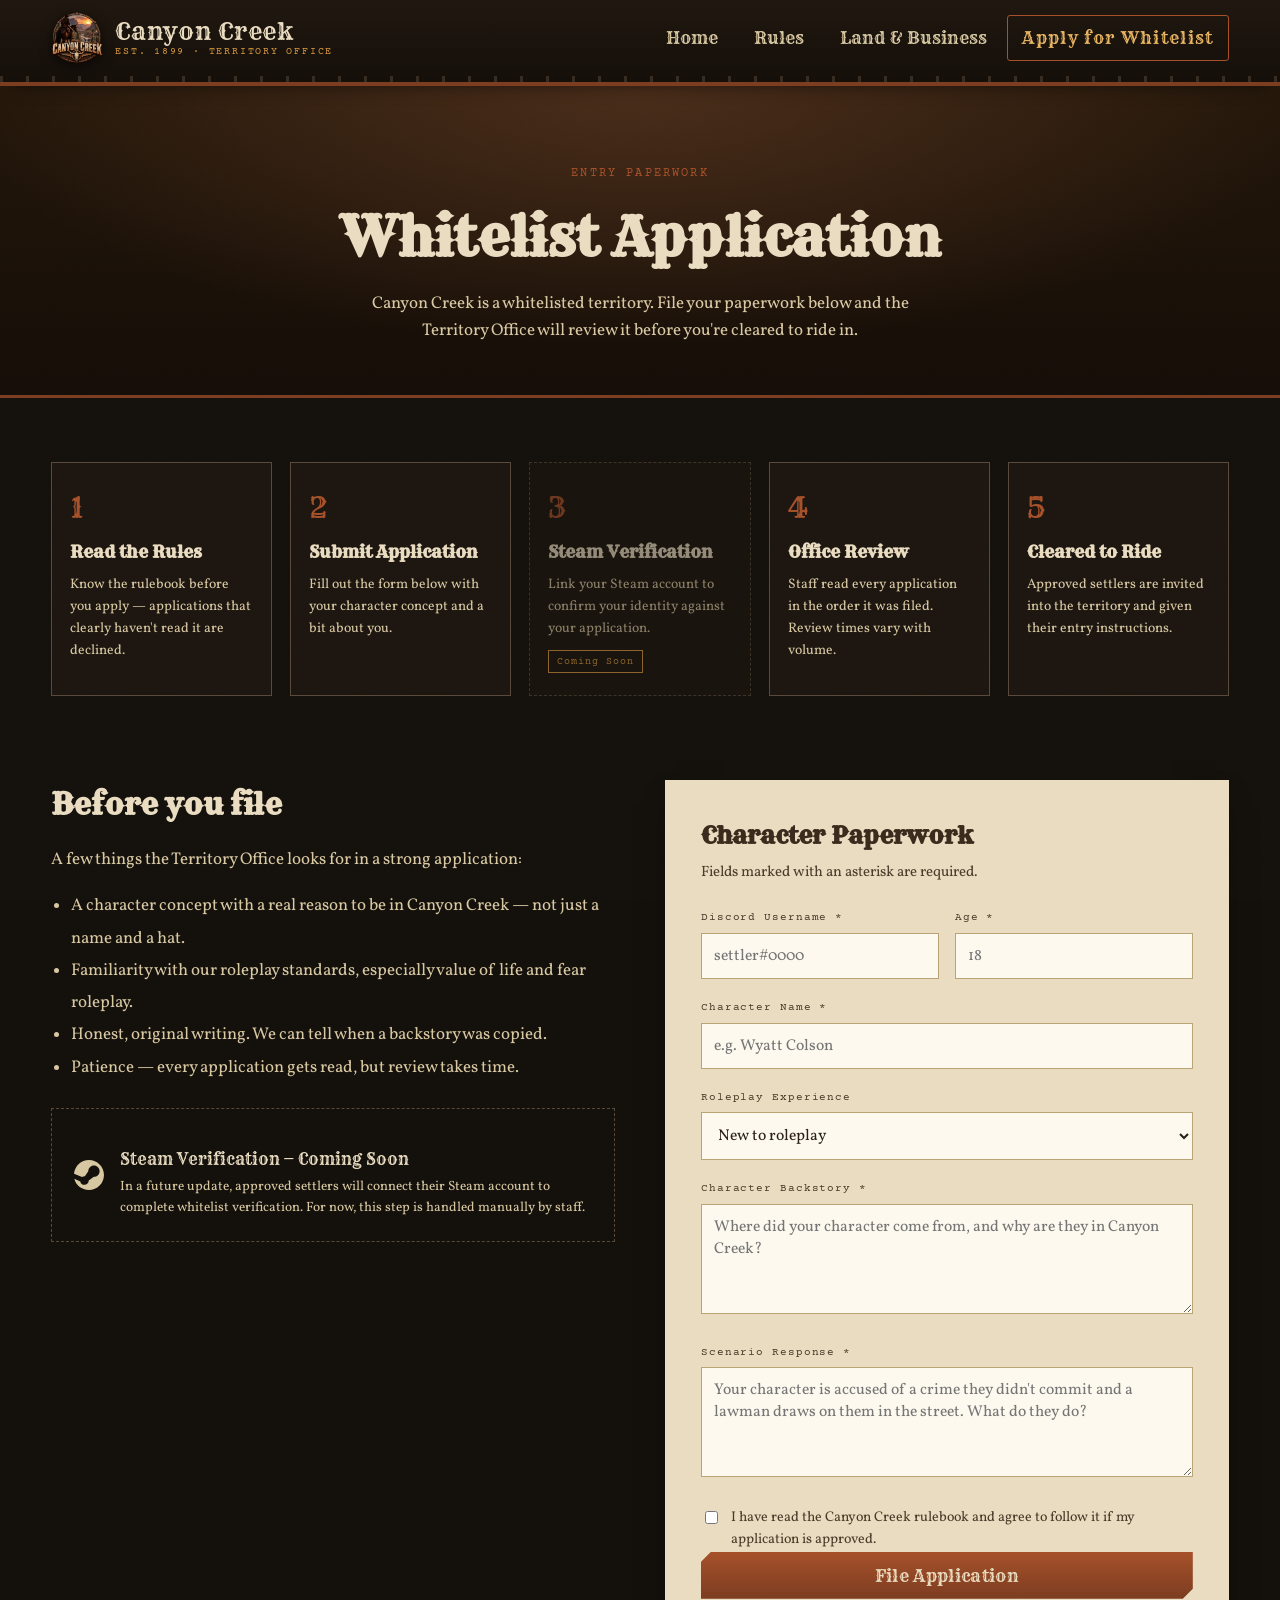
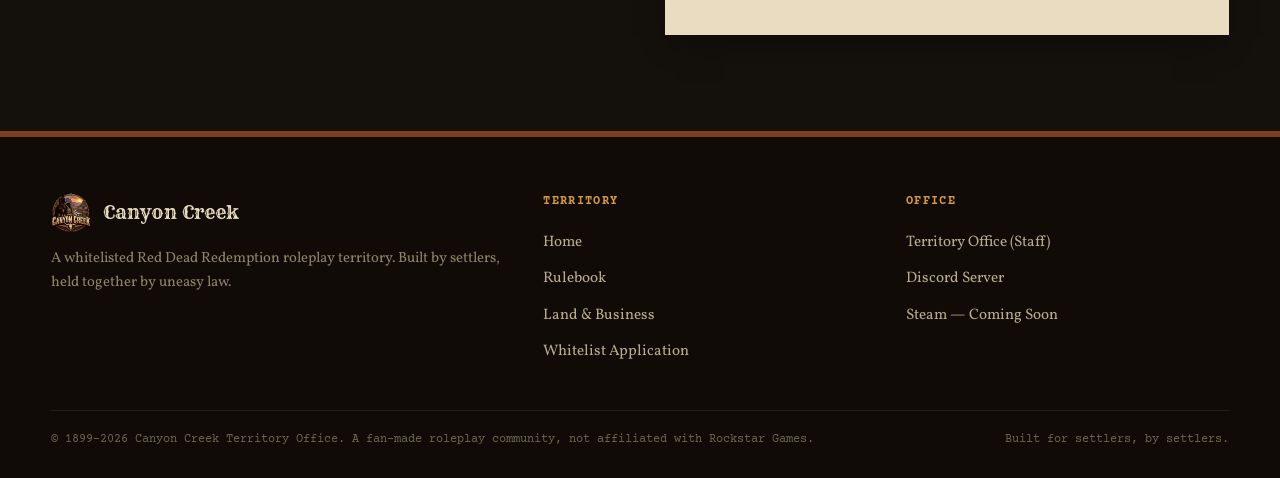
<file: whitelist.html>
<!DOCTYPE html>
<html lang="en">
<head>
<meta charset="UTF-8">
<meta name="viewport" content="width=device-width, initial-scale=1.0">
<title>Whitelist Application — Canyon Creek</title>
<meta name="description" content="Apply for whitelist on Canyon Creek, a Red Dead Redemption roleplay server.">
<link rel="icon" href="assets/canyon-creek-logo.png">
<link rel="stylesheet" href="css/whitelist.css">
</head>
<body>
<div class="grain-veil"></div>

<header class="site-header">
  <div class="container nav-row">
    <a href="index.html" class="brand">
      <img src="assets/canyon-creek-logo.png" alt="Canyon Creek emblem">
      <span class="brand-text">
        <span class="big">Canyon Creek</span>
        <span class="small">EST. 1899 &middot; TERRITORY OFFICE</span>
      </span>
    </a>
    <button class="nav-burger" aria-label="Toggle navigation"><span></span><span></span><span></span></button>
    <nav class="nav-links">
      <a href="index.html" data-page="index.html">Home</a>
      <a href="rules.html" data-page="rules.html">Rules</a>
      <a href="properties.html" data-page="properties.html">Land &amp; Business</a>
      <a href="whitelist.html" data-page="whitelist.html" class="nav-cta">Apply for Whitelist</a>
    </nav>
  </div>
</header>

<section class="page-banner">
  <div class="container">
    <span class="kicker">ENTRY PAPERWORK</span>
    <h1>Whitelist Application</h1>
    <p>Canyon Creek is a whitelisted territory. File your paperwork below and the Territory Office will review it before you're cleared to ride in.</p>
  </div>
</section>

<section class="section-tight">
  <div class="container">
    <div class="steps-rail">
      <div class="step">
        <span class="step-num">1</span>
        <h4>Read the Rules</h4>
        <p>Know the rulebook before you apply — applications that clearly haven't read it are declined.</p>
      </div>
      <div class="step">
        <span class="step-num">2</span>
        <h4>Submit Application</h4>
        <p>Fill out the form below with your character concept and a bit about you.</p>
      </div>
      <div class="step locked">
        <span class="step-num">3</span>
        <h4>Steam Verification</h4>
        <p>Link your Steam account to confirm your identity against your application.</p>
        <span class="tag">Coming Soon</span>
      </div>
      <div class="step">
        <span class="step-num">4</span>
        <h4>Office Review</h4>
        <p>Staff read every application in the order it was filed. Review times vary with volume.</p>
      </div>
      <div class="step">
        <span class="step-num">5</span>
        <h4>Cleared to Ride</h4>
        <p>Approved settlers are invited into the territory and given their entry instructions.</p>
      </div>
    </div>
  </div>
</section>

<section class="section" style="padding-top:20px;">
  <div class="container apply-wrap">
    <div>
      <h2 style="font-family:var(--font-display); font-size:1.9rem; margin:0 0 14px;">Before you file</h2>
      <p style="color:var(--paper-dim);">A few things the Territory Office looks for in a strong application:</p>
      <ul style="color:var(--paper-dim); padding-left:20px; line-height:1.9;">
        <li>A character concept with a real reason to be in Canyon Creek — not just a name and a hat.</li>
        <li>Familiarity with our roleplay standards, especially value of life and fear roleplay.</li>
        <li>Honest, original writing. We can tell when a backstory was copied.</li>
        <li>Patience — every application gets read, but review takes time.</li>
      </ul>

      <div class="steam-box">
        <svg width="30" height="30" viewBox="0 0 24 24" fill="currentColor"><path d="M11.979 0C5.678 0 .511 4.86.022 11.037l6.432 2.658a3.393 3.393 0 0 1 1.937-.6c.064 0 .128 0 .19.006l2.862-4.142v-.058c0-2.487 2.025-4.512 4.512-4.512 2.487 0 4.512 2.025 4.512 4.512 0 2.487-2.025 4.512-4.512 4.512h-.104l-4.076 2.91c0 .054.005.108.005.163a3.408 3.408 0 0 1-3.408 3.408 3.41 3.41 0 0 1-3.343-2.784L.276 15.02C1.312 20.145 6.128 24 11.979 24c6.627 0 12-5.373 12-12s-5.373-12-12-12Z"/></svg>
        <div>
          <p class="t">Steam Verification — Coming Soon</p>
          <p class="d">In a future update, approved settlers will connect their Steam account to complete whitelist verification. For now, this step is handled manually by staff.</p>
        </div>
      </div>
    </div>

    <form class="paper-form" id="whitelistForm">
      <h3>Character Paperwork</h3>
      <p>Fields marked with an asterisk are required.</p>

      <div class="field-row">
        <div class="field">
          <label for="discord">Discord Username *</label>
          <input type="text" id="discord" required placeholder="settler#0000">
        </div>
        <div class="field">
          <label for="age">Age *</label>
          <input type="number" id="age" min="16" max="99" required placeholder="18">
        </div>
      </div>

      <div class="field">
        <label for="charname">Character Name *</label>
        <input type="text" id="charname" required placeholder="e.g. Wyatt Colson">
      </div>

      <div class="field">
        <label for="experience">Roleplay Experience</label>
        <select id="experience">
          <option>New to roleplay</option>
          <option>Some experience</option>
          <option>Experienced RP server veteran</option>
        </select>
      </div>

      <div class="field">
        <label for="backstory">Character Backstory *</label>
        <textarea id="backstory" required placeholder="Where did your character come from, and why are they in Canyon Creek?"></textarea>
      </div>

      <div class="field">
        <label for="scenario">Scenario Response *</label>
        <textarea id="scenario" required placeholder="Your character is accused of a crime they didn't commit and a lawman draws on them in the street. What do they do?"></textarea>
      </div>

      <div class="check-field">
        <input type="checkbox" id="agree" required>
        <label for="agree">I have read the Canyon Creek rulebook and agree to follow it if my application is approved.</label>
      </div>

      <button type="submit" class="btn btn-primary" style="width:100%; justify-content:center;">File Application</button>

      <div class="form-msg" id="formMsg">
        Application filed. The Territory Office will review your paperwork and reach out on Discord.
      </div>
    </form>
  </div>
</section>

<footer class="site-footer">
  <div class="container footer-grid">
    <div>
      <div class="footer-brand">
        <img src="assets/canyon-creek-logo.png" alt="">
        <span>Canyon Creek</span>
      </div>
      <p>A whitelisted Red Dead Redemption roleplay territory. Built by settlers, held together by uneasy law.</p>
    </div>
    <div class="footer-col">
      <h4>TERRITORY</h4>
      <a href="index.html">Home</a>
      <a href="rules.html">Rulebook</a>
      <a href="properties.html">Land &amp; Business</a>
      <a href="whitelist.html">Whitelist Application</a>
    </div>
    <div class="footer-col">
      <h4>OFFICE</h4>
      <a href="admin.html">Territory Office (Staff)</a>
      <a href="#">Discord Server</a>
      <a href="#">Steam — Coming Soon</a>
    </div>
  </div>
  <div class="container footer-bottom">
    <span>© 1899–2026 Canyon Creek Territory Office. A fan-made roleplay community, not affiliated with Rockstar Games.</span>
    <span>Built for settlers, by settlers.</span>
  </div>
</footer>

<script src="script.js"></script>
</body>
</html>
</file>
<file: css/index.css>
/* ==========================================================================
   CANYON CREEK — frontier ledger design system
   ========================================================================== */

@import url('https://fonts.googleapis.com/css2?family=Rye&family=Vollkorn:ital,wght@0,400;0,500;0,600;0,700;1,400&family=Courier+Prime:wght@400;700&display=swap');

:root{
  /* palette — pulled from the canyon-at-dusk emblem */
  --void:        #14100c;   /* deep dusk backdrop */
  --panel:       #1d1610;   /* dark wood panel */
  --panel-2:     #241b13;   /* lighter wood panel */
  --paper:       #e9dcc0;   /* aged parchment */
  --paper-dim:   #d8c8a2;   /* shaded parchment */
  --paper-line:  #b9a476;   /* rule lines on paper */
  --ink:         #2a2016;   /* text on paper */
  --ink-soft:    #4a3c2b;
  --leather:     #3a2a1c;
  --rust:        #a6512a;   /* copper / rivet / accent */
  --rust-dim:    #7c3d21;
  --gold:        #d99a3f;   /* sunset gold */
  --gold-bright: #e9b563;
  --pine:        #3f4f3a;   /* deep pine, used sparingly */
  --iron:        #58493a;   /* rivet metal */
  --shadow:      rgba(10,6,2,.55);
  --paper-shadow: 0 14px 30px -12px rgba(10,6,2,.55);

  --font-display: 'Rye', serif;
  --font-body: 'Vollkorn', Georgia, serif;
  --font-stamp: 'Courier Prime', monospace;

  --radius: 3px;
  --edge: 18px; /* torn/notched deed-panel corner size */
}

*, *::before, *::after{ box-sizing: border-box; }
html{ scroll-behavior: smooth; }

body{
  margin: 0;
  background: var(--void);
  color: var(--paper);
  font-family: var(--font-body);
  font-size: 17px;
  line-height: 1.6;
  -webkit-font-smoothing: antialiased;
}

@media (prefers-reduced-motion: reduce){
  *, *::before, *::after{ animation-duration: 0.001ms !important; animation-iteration-count: 1 !important; transition-duration: 0.001ms !important; scroll-behavior: auto !important; }
}

img{ max-width: 100%; display: block; }
a{ color: inherit; text-decoration: none; }

::selection{ background: var(--rust); color: var(--paper); }

:focus-visible{
  outline: 2px solid var(--gold-bright);
  outline-offset: 3px;
}

.container{
  width: min(1180px, 92%);
  margin-inline: auto;
}

/* --------------------------------------------------------------------
   background texture: canyon dusk, always sitting behind the page
   -------------------------------------------------------------------- */
.grain-veil{
  position: fixed;
  inset: 0;
  pointer-events: none;
  z-index: 2;
  opacity: .05;
  mix-blend-mode: overlay;
  background-image: url("data:image/svg+xml,%3Csvg xmlns='http://www.w3.org/2000/svg' width='140' height='140'%3E%3Cfilter id='n'%3E%3CfeTurbulence type='fractalNoise' baseFrequency='0.9' numOctaves='2' stitchTiles='stitch'/%3E%3C/filter%3E%3Crect width='100%25' height='100%25' filter='url(%23n)'/%3E%3C/svg%3E");
}

/* ==========================================================================
   HEADER / SIGNPOST NAV
   ========================================================================== */
.site-header{
  position: sticky;
  top: 0;
  z-index: 50;
  background: linear-gradient(180deg, #201810, #150f0a);
  border-bottom: 4px solid var(--rust-dim);
  box-shadow: 0 8px 20px -12px rgba(0,0,0,.7);
}
.site-header::after{
  content:"";
  display:block;
  height: 6px;
  background: repeating-linear-gradient(90deg, var(--iron) 0 3px, transparent 3px 26px);
  opacity:.5;
}
.nav-row{
  display:flex;
  align-items:center;
  justify-content: space-between;
  padding: 12px 0;
  gap: 20px;
}
.brand{
  display:flex;
  align-items:center;
  gap: 12px;
}
.brand img{
  width: 52px;
  height: 52px;
  object-fit: contain;
  filter: drop-shadow(0 3px 6px rgba(0,0,0,.6));
}
.brand-text{
  display:flex;
  flex-direction: column;
  line-height: 1;
}
.brand-text .big{
  font-family: var(--font-display);
  font-size: 1.5rem;
  color: var(--paper);
  letter-spacing: .03em;
}
.brand-text .small{
  font-family: var(--font-stamp);
  font-size: .62rem;
  color: var(--gold);
  letter-spacing: .18em;
  margin-top: 4px;
}
.nav-links{
  display:flex;
  align-items:center;
  gap: 4px;
}
.nav-links a{
  font-family: var(--font-display);
  font-size: 1.05rem;
  color: var(--paper-dim);
  padding: 8px 16px;
  border-radius: var(--radius);
  transition: color .2s ease, background .2s ease;
  position: relative;
}
.nav-links a:hover{ color: var(--gold-bright); }
.nav-links a.active{ color: var(--gold-bright); }
.nav-links a.active::after{
  content:"";
  position:absolute;
  left: 16px; right: 16px; bottom: 2px;
  height: 2px;
  background: var(--rust);
}
.nav-cta{
  font-family: var(--font-stamp);
  font-size: .72rem;
  letter-spacing: .08em;
  border: 1px solid var(--rust);
  color: var(--gold-bright) !important;
  padding: 9px 14px !important;
}
.nav-cta:hover{ background: var(--rust); color: var(--paper) !important; }

.nav-burger{
  display:none;
  flex-direction: column;
  gap: 5px;
  background:none;
  border:none;
  cursor:pointer;
  padding: 6px;
}
.nav-burger span{ width: 26px; height: 2px; background: var(--paper); display:block; }

@media (max-width: 860px){
  .nav-burger{ display:flex; }
  .nav-links{
    position: absolute;
    top: 100%; left:0; right:0;
    background: var(--panel);
    flex-direction: column;
    align-items: stretch;
    padding: 8px 5%;
    border-bottom: 4px solid var(--rust-dim);
    display: none;
  }
  .nav-links.open{ display:flex; }
  .nav-links a{ padding: 12px 8px; border-bottom: 1px solid rgba(255,255,255,.06); }
  .nav-cta{ margin-top:8px; text-align:center; }
}

/* ==========================================================================
   BUTTONS — branded leather tags, notched corners (no rounded SaaS pills)
   ========================================================================== */
.btn{
  display:inline-flex;
  align-items:center;
  gap:8px;
  font-family: var(--font-display);
  font-size: 1.05rem;
  letter-spacing: .02em;
  padding: 13px 26px;
  border: none;
  cursor: pointer;
  clip-path: polygon(10px 0, 100% 0, 100% calc(100% - 10px), calc(100% - 10px) 100%, 0 100%, 0 10px);
  transition: transform .15s ease, box-shadow .15s ease, background .2s ease;
}
.btn-primary{
  background: linear-gradient(180deg, var(--rust) 0%, var(--rust-dim) 100%);
  color: var(--paper);
  box-shadow: 0 6px 0 0 #4a2312, 0 10px 18px -8px rgba(0,0,0,.6);
}
.btn-primary:hover{ transform: translateY(-2px); }
.btn-primary:active{ transform: translateY(1px); box-shadow: 0 3px 0 0 #4a2312; }

.btn-ghost{
  background: transparent;
  color: var(--paper);
  border: 1px solid var(--paper-line);
}
.btn-ghost:hover{ border-color: var(--gold-bright); color: var(--gold-bright); }

.btn-disabled{
  background: #33291c;
  color: #8a7a5f;
  cursor: not-allowed;
  box-shadow: none;
  border: 1px dashed #5a4c36;
}
.btn[disabled]{ pointer-events: none; }

/* ==========================================================================
   HERO
   ========================================================================== */
.hero{
  position: relative;
  min-height: 92vh;
  display:flex;
  align-items:center;
  overflow: hidden;
  background:
    radial-gradient(120% 70% at 50% 8%, #6b3a22 0%, transparent 55%),
    linear-gradient(180deg, #3a2418 0%, #211308 34%, #150d09 68%, #0d0906 100%);
}
.hero-sun{
  position:absolute;
  left:50%; top: 16%;
  width: 220px; height: 220px;
  transform: translateX(-50%);
  border-radius: 50%;
  background: radial-gradient(circle, #ffdf9b 0%, #f0a94c 42%, rgba(240,169,76,0) 72%);
  filter: blur(1px);
  opacity: .9;
}
.hero-ridges{
  position:absolute;
  left:0; right:0; bottom:0;
  width:100%;
  z-index: 1;
}
.hero-ridges svg{ width:100%; height:auto; display:block; }

.hero-dust{ position:absolute; inset:0; z-index:2; pointer-events:none; }
.hero-dust span{
  position:absolute;
  bottom: -10px;
  width: 3px; height: 3px;
  background: var(--gold-bright);
  border-radius: 50%;
  opacity: 0;
  animation: drift 12s linear infinite;
}
@keyframes drift{
  0%{ transform: translateY(0) translateX(0); opacity:0; }
  10%{ opacity:.55; }
  90%{ opacity:.35; }
  100%{ transform: translateY(-95vh) translateX(30px); opacity:0; }
}

.hero-inner{
  position: relative;
  z-index: 3;
  width: min(880px, 92%);
  margin-inline: auto;
  text-align: center;
}
.hero-emblem{
  width: 168px;
  margin: 0 auto 18px;
  filter: drop-shadow(0 10px 22px rgba(0,0,0,.7));
}
.hero-inner h1{
  font-family: var(--font-display);
  font-size: clamp(2.6rem, 7vw, 5rem);
  color: var(--paper);
  margin: 0 0 6px;
  text-shadow: 0 4px 0 rgba(0,0,0,.4);
  letter-spacing: .01em;
}
.hero-tagline{
  font-family: var(--font-body);
  font-style: italic;
  font-size: 1.15rem;
  color: var(--paper-dim);
  max-width: 46ch;
  margin: 0 auto 30px;
}
.hero-actions{
  display:flex;
  gap: 16px;
  justify-content: center;
  flex-wrap: wrap;
}

/* ledger stat strip beneath hero */
.ledger-strip{
  background: var(--panel);
  border-top: 3px solid var(--rust-dim);
  border-bottom: 3px solid var(--rust-dim);
}
.ledger-strip .container{
  display:grid;
  grid-template-columns: repeat(4, 1fr);
}
.ledger-item{
  text-align:center;
  padding: 22px 10px;
  border-left: 1px solid rgba(255,255,255,.08);
}
.ledger-item:first-child{ border-left:none; }
.ledger-item .num{
  font-family: var(--font-stamp);
  font-weight:700;
  font-size: 1.5rem;
  color: var(--gold-bright);
  display:block;
}
.ledger-item .label{
  font-family: var(--font-stamp);
  font-size: .68rem;
  letter-spacing: .1em;
  color: var(--paper-dim);
}
@media (max-width: 700px){
  .ledger-strip .container{ grid-template-columns: repeat(2,1fr); }
  .ledger-item:nth-child(3){ border-left:none; }
}

/* ==========================================================================
   SECTION SCAFFOLDING
   ========================================================================== */
section{ position: relative; }
.section{ padding: 96px 0; }
.section-tight{ padding: 64px 0; }
.section-head{
  max-width: 62ch;
  margin-bottom: 46px;
}
.section-head .kicker{
  font-family: var(--font-stamp);
  font-size: .74rem;
  letter-spacing: .16em;
  color: var(--rust);
  display:inline-block;
  margin-bottom: 10px;
}
.section-head h2{
  font-family: var(--font-display);
  font-size: clamp(1.9rem, 3.6vw, 2.6rem);
  color: var(--paper);
  margin: 0 0 12px;
}
.section-head p{ color: var(--paper-dim); margin:0; }

.on-paper{
  background: var(--paper);
  color: var(--ink);
}
.on-paper .section-head h2{ color: var(--ink); }
.on-paper .section-head p{ color: var(--ink-soft); }

/* ==========================================================================
   DEED PANELS — route cards with notched paper edges + corner rivets
   ========================================================================== */
.deed-grid{
  display:grid;
  grid-template-columns: repeat(3, 1fr);
  gap: 26px;
}
@media (max-width: 900px){ .deed-grid{ grid-template-columns: 1fr; } }

.deed{
  position: relative;
  background: linear-gradient(180deg, #f2e6c8, #e3d3a8);
  color: var(--ink);
  padding: 32px 28px 30px;
  clip-path: polygon(0 0, calc(100% - var(--edge)) 0, 100% var(--edge), 100% 100%, var(--edge) 100%, 0 calc(100% - var(--edge)));
  box-shadow: var(--paper-shadow);
  transition: transform .2s ease;
}
.deed:hover{ transform: translateY(-6px); }
.deed .rivet{
  position:absolute;
  width:9px; height:9px;
  border-radius:50%;
  background: radial-gradient(circle at 35% 30%, #cfc4a4, var(--iron) 70%);
  box-shadow: 0 1px 2px rgba(0,0,0,.5);
}
.deed .rivet.tl{ top:12px; left:12px; }
.deed .rivet.bl{ bottom:12px; left:12px; }
.deed .icon{
  font-family: var(--font-display);
  font-size: 2rem;
  color: var(--rust-dim);
  margin-bottom: 10px;
}
.deed h3{
  font-family: var(--font-display);
  font-size: 1.5rem;
  margin: 0 0 10px;
  color: var(--leather);
}
.deed p{ margin: 0 0 20px; color: var(--ink-soft); font-size: .97rem; }
.deed .deed-link{
  font-family: var(--font-stamp);
  font-size: .78rem;
  letter-spacing: .07em;
  color: var(--rust-dim);
  border-bottom: 1px solid var(--rust-dim);
  padding-bottom: 2px;
}

/* ==========================================================================
   ABOUT SPLIT
   ========================================================================== */
.about-split{
  display:grid;
  grid-template-columns: 1.05fr .95fr;
  gap: 64px;
  align-items:center;
}
@media (max-width: 880px){ .about-split{ grid-template-columns: 1fr; } }
.about-split h2{
  font-family: var(--font-display);
  font-size: clamp(1.9rem, 3.4vw, 2.5rem);
  margin: 0 0 18px;
}
.about-split p{ color: var(--paper-dim); margin: 0 0 16px; }
.about-split .signoff{
  font-family: var(--font-body);
  font-style: italic;
  color: var(--gold-bright);
  margin-top: 22px;
}
.frame-block{
  border: 2px solid var(--rust-dim);
  padding: 30px;
  background: linear-gradient(160deg, #241a10, #1a130c);
  position: relative;
}
.frame-block::before, .frame-block::after{
  content:"";
  position:absolute;
  width:14px; height:14px;
  border: 2px solid var(--gold);
}
.frame-block::before{ top:-2px; left:-2px; border-right:none; border-bottom:none; }
.frame-block::after{ bottom:-2px; right:-2px; border-left:none; border-top:none; }
.frame-block .stat-line{
  display:flex;
  justify-content: space-between;
  padding: 12px 0;
  border-bottom: 1px dashed rgba(255,255,255,.15);
  font-family: var(--panel);
  font-size: .84rem;
}
.frame-block .stat-line:last-child{ border-bottom:none; }
.frame-block .stat-line span:last-child{ color: var(--gold-bright); }

/* ==========================================================================
   DOSSIER / COMING SOON — locked character-sheet ledger
   ========================================================================== */
.dossier{
  position: relative;
  background: linear-gradient(180deg, #251c13, #171008);
  border: 1px solid var(--iron);
  padding: 40px;
  overflow: hidden;
}
.dossier-stamp{
  position:absolute;
  top: 26px; right: 34px;
  border: 3px solid var(--rust);
  color: var(--rust);
  font-family: var(--font-stamp);
  font-weight:700;
  font-size: .8rem;
  letter-spacing: .12em;
  padding: 8px 14px;
  transform: rotate(9deg);
  opacity: .85;
}
.dossier-grid{
  display:grid;
  grid-template-columns: repeat(4, 1fr);
  gap: 18px;
  margin-top: 24px;
}
@media (max-width: 880px){ .dossier-grid{ grid-template-columns: repeat(2,1fr); } }
.dossier-field{
  border: 1px solid rgba(255,255,255,.12);
  padding: 18px 16px;
  background: rgba(0,0,0,.18);
}
.dossier-field .flabel{
  font-family: var(--font-stamp);
  font-size: .66rem;
  letter-spacing: .12em;
  color: var(--gold);
  margin-bottom: 8px;
  display:block;
}
.dossier-field .fval{
  font-family: var(--font-display);
  font-size: 1.15rem;
  color: var(--paper-dim);
  filter: blur(3px);
  user-select:none;
}
.dossier-note{
  margin-top: 24px;
  font-size: .92rem;
  color: var(--paper-dim);
  max-width: 60ch;
}

/* ==========================================================================
   FOOTER
   ========================================================================== */
.site-footer{
  background: #100b07;
  border-top: 6px solid var(--rust-dim);
  padding: 56px 0 28px;
}
.footer-grid{
  display:grid;
  grid-template-columns: 1.4fr 1fr 1fr;
  gap: 40px;
}
@media (max-width: 760px){ .footer-grid{ grid-template-columns: 1fr; gap: 30px; } }
.footer-brand{ display:flex; gap:12px; align-items:center; margin-bottom: 14px; }
.footer-brand img{ width:40px; }
.footer-brand span{ font-family: var(--font-display); font-size: 1.2rem; }
.footer-grid p{ color: #8f8267; font-size: .92rem; }
.footer-col h4{
  font-family: var(--font-stamp);
  font-size: .72rem;
  letter-spacing: .12em;
  color: var(--gold);
  margin: 0 0 14px;
}
.footer-col a{
  display:block;
  color: #b9ac8e;
  padding: 6px 0;
  font-size: .95rem;
  transition: color .15s;
}
.footer-col a:hover{ color: var(--gold-bright); }
.footer-social{ display:flex; gap:12px; margin-top: 6px; }
.footer-social a{
  width:36px; height:36px;
  display:flex; align-items:center; justify-content:center;
  border: 1px solid var(--iron);
  color: var(--paper-dim);
}
.footer-social a:hover{ border-color: var(--gold); color: var(--gold-bright); }
.footer-bottom{
  margin-top: 40px;
  padding-top: 20px;
  border-top: 1px solid rgba(255,255,255,.08);
  display:flex;
  justify-content: space-between;
  flex-wrap: wrap;
  gap: 10px;
  font-family: var(--font-stamp);
  font-size: .74rem;
  color: #6f6450;
}

/* ==========================================================================
   PAGE HEADER (interior pages)
   ========================================================================== */
.page-banner{
  padding: 72px 0 50px;
  text-align:center;
  background:
    radial-gradient(90% 140% at 50% 0%, #4a2d1a 0%, transparent 60%),
    linear-gradient(180deg, #221609, #150d07);
  border-bottom: 3px solid var(--rust-dim);
}
.page-banner .kicker{
  font-family: var(--font-stamp);
  font-size: .75rem;
  letter-spacing: .18em;
  color: var(--rust);
}
.page-banner h1{
  font-family: var(--font-display);
  font-size: clamp(2.2rem, 5vw, 3.4rem);
  margin: 8px 0 10px;
}
.page-banner p{ color: var(--paper-dim); max-width: 56ch; margin: 0 auto; }

/* ==========================================================================
   RULES PAGE
   ========================================================================== */
.rules-layout{
  display:grid;
  grid-template-columns: 260px 1fr;
  gap: 50px;
  align-items:start;
}
@media (max-width: 880px){ .rules-layout{ grid-template-columns: 1fr; } }

.rules-toc{
  position: sticky;
  top: 96px;
  background: var(--panel);
  border: 1px solid var(--iron);
  padding: 22px;
}
.rules-toc h4{
  font-family: var(--font-stamp);
  font-size: .68rem;
  letter-spacing: .12em;
  color: var(--gold);
  margin: 0 0 14px;
}
.rules-toc a{
  display:block;
  padding: 8px 0;
  font-size: .92rem;
  color: var(--paper-dim);
  border-bottom: 1px dashed rgba(255,255,255,.1);
}
.rules-toc a:hover{ color: var(--gold-bright); }
.rules-toc a:last-child{ border-bottom:none; }

.rule-article{
  background: var(--paper);
  color: var(--ink);
  padding: 34px 36px;
  margin-bottom: 26px;
  box-shadow: var(--paper-shadow);
  scroll-margin-top: 100px;
}
.rule-article .art-num{
  font-family: var(--font-stamp);
  font-size: .75rem;
  letter-spacing: .12em;
  color: var(--rust-dim);
}
.rule-article h3{
  font-family: var(--font-display);
  font-size: 1.55rem;
  margin: 6px 0 16px;
  color: var(--leather);
}
.rule-article ol, .rule-article ul{
  margin: 0;
  padding-left: 22px;
}
.rule-article li{
  margin-bottom: 10px;
  color: var(--ink-soft);
}
.rule-article li strong{ color: var(--ink); }

.rules-notice{
  border-left: 4px solid var(--rust);
  background: rgba(166,81,42,.08);
  padding: 14px 18px;
  margin-top: 40px;
  font-size: .92rem;
  color: var(--paper-dim);
}

/* ==========================================================================
   WHITELIST PAGE
   ========================================================================== */
.steps-rail{
  display:grid;
  grid-template-columns: repeat(5, 1fr);
  gap: 18px;
  counter-reset: step;
}
@media (max-width: 900px){ .steps-rail{ grid-template-columns: repeat(2,1fr); } }
@media (max-width: 560px){ .steps-rail{ grid-template-columns: 1fr; } }
.step{
  border: 1px solid var(--iron);
  background: var(--panel);
  padding: 22px 18px;
  position: relative;
}
.step .step-num{
  font-family: var(--font-display);
  font-size: 1.8rem;
  color: var(--rust);
  display:block;
  margin-bottom: 8px;
}
.step h4{ margin: 0 0 8px; font-family: var(--font-display); font-size: 1.05rem; color: var(--paper); }
.step p{ margin:0; font-size: .86rem; color: var(--paper-dim); }
.step.locked{ opacity:.6; border-style: dashed; }
.step .tag{
  display:inline-block;
  margin-top:10px;
  font-family: var(--font-stamp);
  font-size: .62rem;
  letter-spacing:.1em;
  color: var(--gold);
  border: 1px solid var(--gold);
  padding: 3px 8px;
}

.apply-wrap{
  display:grid;
  grid-template-columns: 1fr 1fr;
  gap: 50px;
  align-items:start;
}
@media (max-width: 900px){ .apply-wrap{ grid-template-columns: 1fr; } }

.paper-form{
  background: var(--paper);
  color: var(--ink);
  padding: 36px;
  box-shadow: var(--paper-shadow);
}
.paper-form h3{ font-family: var(--font-display); font-size: 1.5rem; margin: 0 0 6px; color: var(--leather); }
.paper-form > p{ color: var(--ink-soft); margin: 0 0 24px; font-size: .93rem; }

.field{ margin-bottom: 20px; }
.field label{
  display:block;
  font-family: var(--font-stamp);
  font-size: .7rem;
  letter-spacing: .08em;
  color: var(--ink-soft);
  margin-bottom: 6px;
}
.field input, .field select, .field textarea{
  width:100%;
  padding: 11px 12px;
  font-family: var(--font-body);
  font-size: .98rem;
  background: #fdf9ef;
  border: 1px solid var(--paper-line);
  color: var(--ink);
}
.field textarea{ min-height: 110px; resize: vertical; }
.field-hint{
  margin: 6px 0 0;
  font-family: var(--font-stamp);
  font-size: .7rem;
  color: var(--ink-soft);
  letter-spacing: .02em;
}
.admin-form-panel .field-hint{ color: var(--paper-dim); }
.admin-form-panel .field-hint code{ color: var(--gold-bright); }
.field input:focus, .field textarea:focus, .field select:focus{ border-color: var(--rust); }
.field-row{ display:grid; grid-template-columns: 1fr 1fr; gap: 16px; }
@media (max-width: 520px){ .field-row{ grid-template-columns: 1fr; } }

.check-field{ display:flex; align-items:flex-start; gap:10px; }
.check-field input{ width:auto; margin-top:4px; }
.check-field label{ font-family: var(--font-body); font-size: .88rem; color: var(--ink-soft); text-transform:none; letter-spacing:0; }

.form-msg{
  display:none;
  margin-top: 18px;
  padding: 16px 18px;
  border: 2px solid var(--pine);
  color: var(--pine);
  font-family: var(--font-stamp);
  font-size: .85rem;
}
.form-msg.show{ display:block; }

.steam-box{
  border: 1px dashed var(--iron);
  padding: 22px;
  margin-top: 24px;
  display:flex;
  align-items:center;
  gap: 16px;
}
.steam-box svg{ flex-shrink:0; color: var(--paper-dim); }
.steam-box .t{ font-family: var(--font-display); font-size: 1rem; color: var(--paper); margin-bottom:3px; }
.steam-box .d{ font-size: .84rem; color: var(--paper-dim); margin:0; }

/* ==========================================================================
   PROPERTIES / REAL-ESTATE PAGE
   ========================================================================== */
.filter-bar{
  display:flex;
  flex-wrap:wrap;
  gap: 10px;
  margin-bottom: 34px;
}
.filter-btn{
  font-family: var(--font-stamp);
  font-size: .72rem;
  letter-spacing: .08em;
  padding: 10px 16px;
  background: var(--panel);
  border: 1px solid var(--iron);
  color: var(--paper-dim);
  cursor:pointer;
}
.filter-btn:hover{ color: var(--gold-bright); }
.filter-btn.active{ background: var(--rust); border-color: var(--rust); color: var(--paper); }

.property-grid{
  display:grid;
  grid-template-columns: repeat(3, 1fr);
  gap: 26px;
}
@media (max-width: 980px){ .property-grid{ grid-template-columns: repeat(2,1fr); } }
@media (max-width: 640px){ .property-grid{ grid-template-columns: 1fr; } }

.property-card{
  background: var(--panel);
  border: 1px solid var(--iron);
  overflow:hidden;
  display:flex;
  flex-direction:column;
}
.property-scene{
  height: 150px;
  position: relative;
  overflow:hidden;
}
.property-scene::after{
  content:"";
  position:absolute; inset:0;
  background: linear-gradient(180deg, rgba(0,0,0,0) 40%, rgba(0,0,0,.55));
}
.scene-ranch{ background: linear-gradient(180deg,#5a7247,#33452c 55%,#22301d); }
.scene-farm{ background: linear-gradient(180deg,#8d7c3f,#584c24 55%,#332c17); }
.scene-home{ background: linear-gradient(180deg,#6a4a2f,#3c2a1b 55%,#241a10); }
.scene-business{ background: linear-gradient(180deg,#7a5231,#4a3018 55%,#2b1c0e); }
.scene-land{ background: linear-gradient(180deg,#9c8563,#5f4c35 55%,#382c1f); }

.property-scene img{
  width:100%;
  height:100%;
  object-fit: cover;
  display:block;
  position: relative;
  z-index: 0;
}
.property-status{
  position:absolute; top:10px; left:10px; z-index:2;
  font-family: var(--font-stamp);
  font-size: .62rem;
  letter-spacing: .1em;
  padding: 5px 9px;
  background: rgba(20,16,12,.85);
  border: 1px solid var(--gold);
  color: var(--gold-bright);
  text-transform: uppercase;
}
.property-status.sold{ border-color:#8a5a5a; color:#d69a9a; }
.property-status.leased{ border-color:#7a9a7a; color:#b6d6b6; }
.property-body{ padding: 20px; flex:1; display:flex; flex-direction:column; }
.property-body .ptype{
  font-family: var(--font-stamp);
  font-size: .64rem;
  letter-spacing: .12em;
  color: var(--rust);
  margin-bottom: 6px;
}
.property-body h3{
  font-family: var(--font-display);
  font-size: 1.28rem;
  margin: 0 0 8px;
  color: var(--paper);
}
.property-body p.desc{ color: var(--paper-dim); font-size: .88rem; margin: 0 0 16px; flex:1; }
.property-meta{
  display:flex;
  justify-content: space-between;
  align-items:center;
  border-top: 1px dashed rgba(255,255,255,.14);
  padding-top: 14px;
}
.property-meta .price{
  font-family: var(--font-stamp);
  font-weight:700;
  color: var(--gold-bright);
}
.property-meta .size{ font-size: .8rem; color: var(--paper-dim); }

.empty-note{
  text-align:center;
  padding: 50px 20px;
  color: var(--paper-dim);
  font-family: var(--font-stamp);
  font-size: .85rem;
  display:none;
}

/* modal */
.deed-modal{
  position: fixed;
  inset:0;
  background: rgba(8,5,3,.78);
  display:none;
  align-items:center;
  justify-content:center;
  z-index: 200;
  padding: 24px;
}
.deed-modal.open{ display:flex; }
.deed-modal-inner{
  background: var(--paper);
  color: var(--ink);
  max-width: 480px;
  width:100%;
  padding: 34px;
  position:relative;
  box-shadow: 0 30px 60px -20px rgba(0,0,0,.7);
}
.deed-modal-close{
  position:absolute; top:14px; right:16px;
  background:none; border:none; font-size:1.4rem; cursor:pointer; color: var(--ink-soft);
  font-family: var(--font-body);
}
.deed-modal-photo{
  display:none;
  margin: -34px -34px 22px;
  height: 220px;
  overflow:hidden;
  background: var(--panel);
}
.deed-modal-photo img{ width:100%; height:100%; object-fit:cover; display:block; }
.deed-modal-inner .ptype{ font-family: var(--font-stamp); font-size:.66rem; letter-spacing:.12em; color: var(--rust-dim); }
.deed-modal-inner h3{ font-family: var(--font-display); font-size:1.7rem; margin: 6px 0 14px; color: var(--leather); }
.deed-modal-inner p{ color: var(--ink-soft); font-size:.95rem; }
.deed-modal-inner .dm-meta{
  display:grid; grid-template-columns: 1fr 1fr; gap: 14px;
  margin-top: 18px; padding-top:18px; border-top: 1px dashed var(--paper-line);
}
.deed-modal-inner .dm-meta div{ font-family: var(--font-stamp); font-size:.72rem; color: var(--ink-soft); }
.deed-modal-inner .dm-meta b{ display:block; font-family: var(--font-body); font-size: 1rem; color: var(--ink); margin-top: 3px; }

/* ==========================================================================
   ADMIN PAGE
   ========================================================================== */
.admin-gate{
  max-width: 420px;
  margin: 0 auto;
  background: var(--panel);
  border: 1px solid var(--iron);
  padding: 36px;
  text-align:center;
}
.admin-gate h2{ font-family: var(--font-display); font-size:1.6rem; margin: 4px 0 10px; }
.admin-gate p{ color: var(--paper-dim); font-size: .88rem; margin-bottom: 22px; }
.admin-gate .field{ text-align:left; }
.admin-gate .field input{
  background: #241b13; border: 1px solid var(--iron); color: var(--paper);
}
.gate-error{ color:#d69a9a; font-size:.82rem; margin-top:10px; display:none; font-family: var(--font-stamp); }
.gate-error.show{ display:block; }

.admin-note{
  border-left: 4px solid var(--gold);
  background: rgba(217,154,63,.08);
  padding: 12px 16px;
  font-size: .82rem;
  color: var(--paper-dim);
  margin-bottom: 30px;
}

.admin-toolbar{
  display:flex;
  justify-content: space-between;
  align-items:center;
  flex-wrap: wrap;
  gap: 14px;
  margin-bottom: 26px;
}
.admin-toolbar .btn{ font-size: .92rem; padding: 10px 18px; }

.admin-table-wrap{
  overflow-x:auto;
  border: 1px solid var(--iron);
}
table.admin-table{
  width:100%;
  border-collapse: collapse;
  background: var(--panel);
  min-width: 760px;
}
table.admin-table th{
  text-align:left;
  font-family: var(--font-stamp);
  font-size: .68rem;
  letter-spacing: .1em;
  color: var(--gold);
  padding: 14px 16px;
  border-bottom: 2px solid var(--iron);
}
table.admin-table td{
  padding: 14px 16px;
  border-bottom: 1px solid rgba(255,255,255,.08);
  font-size: .9rem;
  color: var(--paper-dim);
  vertical-align: middle;
}
table.admin-table tr:last-child td{ border-bottom:none; }
.admin-actions{ display:flex; gap:8px; }
.thumb{
  width: 52px;
  height: 36px;
  object-fit: cover;
  display:block;
  border: 1px solid var(--iron);
}
.thumb-empty{
  display:inline-block;
  width: 52px;
  height: 36px;
  line-height: 36px;
  text-align:center;
  font-family: var(--font-stamp);
  font-size: .6rem;
  letter-spacing: .05em;
  color: #6f6450;
  border: 1px dashed var(--iron);
}
.mini-btn{
  font-family: var(--font-stamp);
  font-size: .68rem;
  letter-spacing:.06em;
  padding: 6px 10px;
  background: transparent;
  border: 1px solid var(--iron);
  color: var(--paper-dim);
  cursor:pointer;
}
.mini-btn:hover{ border-color: var(--gold); color: var(--gold-bright); }
.mini-btn.danger:hover{ border-color:#c06a6a; color:#e6a3a3; }

.badge{
  display:inline-block;
  font-family: var(--font-stamp);
  font-size: .64rem;
  letter-spacing: .06em;
  padding: 3px 8px;
  border: 1px solid var(--iron);
  text-transform: uppercase;
}
.badge.available{ color:#bfe0bf; border-color:#4a6a4a; }
.badge.sold{ color:#e0bfbf; border-color:#6a4a4a; }
.badge.leased{ color:#e0d3bf; border-color:#6a5a4a; }

.admin-form-panel{
  background: var(--panel);
  border: 1px solid var(--iron);
  padding: 28px;
  margin-top: 30px;
  display:none;
}
.admin-form-panel.open{ display:block; }
.admin-form-panel h3{ font-family: var(--font-display); margin: 0 0 20px; font-size:1.3rem; }
.admin-form-panel .field label{ color: var(--gold); }
.admin-form-panel .field input, .admin-form-panel .field select, .admin-form-panel .field textarea{
  background:#241b13; border:1px solid var(--iron); color: var(--paper);
}
.admin-form-panel .field-row{ display:grid; grid-template-columns: 1fr 1fr 1fr; gap:16px; }
@media (max-width: 700px){ .admin-form-panel .field-row{ grid-template-columns: 1fr; } }
.admin-form-actions{ display:flex; gap:12px; margin-top: 10px; }

.toast{
  position: fixed;
  bottom: 26px; right: 26px;
  background: var(--pine);
  color: #eaf3ea;
  padding: 14px 20px;
  font-family: var(--font-stamp);
  font-size: .82rem;
  transform: translateY(140%);
  transition: transform .3s ease;
  z-index: 300;
  border-left: 4px solid #6a9a6a;
}
.toast.show{ transform: translateY(0); }

/* utility */
.text-center{ text-align:center; }
.mt-40{ margin-top:40px; }
.hidden{ display:none !important; }
</file>
<file: css/admin.css>
/* ==========================================================================
   CANYON CREEK — frontier ledger design system
   ========================================================================== */

@import url('https://fonts.googleapis.com/css2?family=Rye&family=Vollkorn:ital,wght@0,400;0,500;0,600;0,700;1,400&family=Courier+Prime:wght@400;700&display=swap');

:root{
  /* palette — pulled from the canyon-at-dusk emblem */
  --void:        #14100c;   /* deep dusk backdrop */
  --panel:       #1d1610;   /* dark wood panel */
  --panel-2:     #241b13;   /* lighter wood panel */
  --paper:       #e9dcc0;   /* aged parchment */
  --paper-dim:   #d8c8a2;   /* shaded parchment */
  --paper-line:  #b9a476;   /* rule lines on paper */
  --ink:         #2a2016;   /* text on paper */
  --ink-soft:    #4a3c2b;
  --leather:     #3a2a1c;
  --rust:        #a6512a;   /* copper / rivet / accent */
  --rust-dim:    #7c3d21;
  --gold:        #d99a3f;   /* sunset gold */
  --gold-bright: #e9b563;
  --pine:        #3f4f3a;   /* deep pine, used sparingly */
  --iron:        #58493a;   /* rivet metal */
  --shadow:      rgba(10,6,2,.55);
  --paper-shadow: 0 14px 30px -12px rgba(10,6,2,.55);

  --font-display: 'Rye', serif;
  --font-body: 'Vollkorn', Georgia, serif;
  --font-stamp: 'Courier Prime', monospace;

  --radius: 3px;
  --edge: 18px; /* torn/notched deed-panel corner size */
}

*, *::before, *::after{ box-sizing: border-box; }
html{ scroll-behavior: smooth; }

body{
  margin: 0;
  background: var(--void);
  color: var(--paper);
  font-family: var(--font-body);
  font-size: 17px;
  line-height: 1.6;
  -webkit-font-smoothing: antialiased;
}

@media (prefers-reduced-motion: reduce){
  *, *::before, *::after{ animation-duration: 0.001ms !important; animation-iteration-count: 1 !important; transition-duration: 0.001ms !important; scroll-behavior: auto !important; }
}

img{ max-width: 100%; display: block; }
a{ color: inherit; text-decoration: none; }

::selection{ background: var(--rust); color: var(--paper); }

:focus-visible{
  outline: 2px solid var(--gold-bright);
  outline-offset: 3px;
}

.container{
  width: min(1180px, 92%);
  margin-inline: auto;
}

/* --------------------------------------------------------------------
   background texture: canyon dusk, always sitting behind the page
   -------------------------------------------------------------------- */
.grain-veil{
  position: fixed;
  inset: 0;
  pointer-events: none;
  z-index: 2;
  opacity: .05;
  mix-blend-mode: overlay;
  background-image: url("data:image/svg+xml,%3Csvg xmlns='http://www.w3.org/2000/svg' width='140' height='140'%3E%3Cfilter id='n'%3E%3CfeTurbulence type='fractalNoise' baseFrequency='0.9' numOctaves='2' stitchTiles='stitch'/%3E%3C/filter%3E%3Crect width='100%25' height='100%25' filter='url(%23n)'/%3E%3C/svg%3E");
}

/* ==========================================================================
   HEADER / SIGNPOST NAV
   ========================================================================== */
.site-header{
  position: sticky;
  top: 0;
  z-index: 50;
  background: linear-gradient(180deg, #201810, #150f0a);
  border-bottom: 4px solid var(--rust-dim);
  box-shadow: 0 8px 20px -12px rgba(0,0,0,.7);
}
.site-header::after{
  content:"";
  display:block;
  height: 6px;
  background: repeating-linear-gradient(90deg, var(--iron) 0 3px, transparent 3px 26px);
  opacity:.5;
}
.nav-row{
  display:flex;
  align-items:center;
  justify-content: space-between;
  padding: 12px 0;
  gap: 20px;
}
.brand{
  display:flex;
  align-items:center;
  gap: 12px;
}
.brand img{
  width: 52px;
  height: 52px;
  object-fit: contain;
  filter: drop-shadow(0 3px 6px rgba(0,0,0,.6));
}
.brand-text{
  display:flex;
  flex-direction: column;
  line-height: 1;
}
.brand-text .big{
  font-family: var(--font-display);
  font-size: 1.5rem;
  color: var(--paper);
  letter-spacing: .03em;
}
.brand-text .small{
  font-family: var(--font-stamp);
  font-size: .62rem;
  color: var(--gold);
  letter-spacing: .18em;
  margin-top: 4px;
}
.nav-links{
  display:flex;
  align-items:center;
  gap: 4px;
}
.nav-links a{
  font-family: var(--font-display);
  font-size: 1.05rem;
  color: var(--paper-dim);
  padding: 8px 16px;
  border-radius: var(--radius);
  transition: color .2s ease, background .2s ease;
  position: relative;
}
.nav-links a:hover{ color: var(--gold-bright); }
.nav-links a.active{ color: var(--gold-bright); }
.nav-links a.active::after{
  content:"";
  position:absolute;
  left: 16px; right: 16px; bottom: 2px;
  height: 2px;
  background: var(--rust);
}
.nav-cta{
  font-family: var(--font-stamp);
  font-size: .72rem;
  letter-spacing: .08em;
  border: 1px solid var(--rust);
  color: var(--gold-bright) !important;
  padding: 9px 14px !important;
}
.nav-cta:hover{ background: var(--rust); color: var(--paper) !important; }

.nav-burger{
  display:none;
  flex-direction: column;
  gap: 5px;
  background:none;
  border:none;
  cursor:pointer;
  padding: 6px;
}
.nav-burger span{ width: 26px; height: 2px; background: var(--paper); display:block; }

@media (max-width: 860px){
  .nav-burger{ display:flex; }
  .nav-links{
    position: absolute;
    top: 100%; left:0; right:0;
    background: var(--panel);
    flex-direction: column;
    align-items: stretch;
    padding: 8px 5%;
    border-bottom: 4px solid var(--rust-dim);
    display: none;
  }
  .nav-links.open{ display:flex; }
  .nav-links a{ padding: 12px 8px; border-bottom: 1px solid rgba(255,255,255,.06); }
  .nav-cta{ margin-top:8px; text-align:center; }
}

/* ==========================================================================
   BUTTONS — branded leather tags, notched corners (no rounded SaaS pills)
   ========================================================================== */
.btn{
  display:inline-flex;
  align-items:center;
  gap:8px;
  font-family: var(--font-display);
  font-size: 1.05rem;
  letter-spacing: .02em;
  padding: 13px 26px;
  border: none;
  cursor: pointer;
  clip-path: polygon(10px 0, 100% 0, 100% calc(100% - 10px), calc(100% - 10px) 100%, 0 100%, 0 10px);
  transition: transform .15s ease, box-shadow .15s ease, background .2s ease;
}
.btn-primary{
  background: linear-gradient(180deg, var(--rust) 0%, var(--rust-dim) 100%);
  color: var(--paper);
  box-shadow: 0 6px 0 0 #4a2312, 0 10px 18px -8px rgba(0,0,0,.6);
}
.btn-primary:hover{ transform: translateY(-2px); }
.btn-primary:active{ transform: translateY(1px); box-shadow: 0 3px 0 0 #4a2312; }

.btn-ghost{
  background: transparent;
  color: var(--paper);
  border: 1px solid var(--paper-line);
}
.btn-ghost:hover{ border-color: var(--gold-bright); color: var(--gold-bright); }

.btn-disabled{
  background: #33291c;
  color: #8a7a5f;
  cursor: not-allowed;
  box-shadow: none;
  border: 1px dashed #5a4c36;
}
.btn[disabled]{ pointer-events: none; }

/* ==========================================================================
   HERO
   ========================================================================== */
.hero{
  position: relative;
  min-height: 92vh;
  display:flex;
  align-items:center;
  overflow: hidden;
  background:
    radial-gradient(120% 70% at 50% 8%, #6b3a22 0%, transparent 55%),
    linear-gradient(180deg, #3a2418 0%, #211308 34%, #150d09 68%, #0d0906 100%);
}
.hero-sun{
  position:absolute;
  left:50%; top: 16%;
  width: 220px; height: 220px;
  transform: translateX(-50%);
  border-radius: 50%;
  background: radial-gradient(circle, #ffdf9b 0%, #f0a94c 42%, rgba(240,169,76,0) 72%);
  filter: blur(1px);
  opacity: .9;
}
.hero-ridges{
  position:absolute;
  left:0; right:0; bottom:0;
  width:100%;
  z-index: 1;
}
.hero-ridges svg{ width:100%; height:auto; display:block; }

.hero-dust{ position:absolute; inset:0; z-index:2; pointer-events:none; }
.hero-dust span{
  position:absolute;
  bottom: -10px;
  width: 3px; height: 3px;
  background: var(--gold-bright);
  border-radius: 50%;
  opacity: 0;
  animation: drift 12s linear infinite;
}
@keyframes drift{
  0%{ transform: translateY(0) translateX(0); opacity:0; }
  10%{ opacity:.55; }
  90%{ opacity:.35; }
  100%{ transform: translateY(-95vh) translateX(30px); opacity:0; }
}

.hero-inner{
  position: relative;
  z-index: 3;
  width: min(880px, 92%);
  margin-inline: auto;
  text-align: center;
}
.hero-emblem{
  width: 168px;
  margin: 0 auto 18px;
  filter: drop-shadow(0 10px 22px rgba(0,0,0,.7));
}
.hero-inner h1{
  font-family: var(--font-display);
  font-size: clamp(2.6rem, 7vw, 5rem);
  color: var(--paper);
  margin: 0 0 6px;
  text-shadow: 0 4px 0 rgba(0,0,0,.4);
  letter-spacing: .01em;
}
.hero-tagline{
  font-family: var(--font-body);
  font-style: italic;
  font-size: 1.15rem;
  color: var(--paper-dim);
  max-width: 46ch;
  margin: 0 auto 30px;
}
.hero-actions{
  display:flex;
  gap: 16px;
  justify-content: center;
  flex-wrap: wrap;
}

/* ledger stat strip beneath hero */
.ledger-strip{
  background: var(--panel);
  border-top: 3px solid var(--rust-dim);
  border-bottom: 3px solid var(--rust-dim);
}
.ledger-strip .container{
  display:grid;
  grid-template-columns: repeat(4, 1fr);
}
.ledger-item{
  text-align:center;
  padding: 22px 10px;
  border-left: 1px solid rgba(255,255,255,.08);
}
.ledger-item:first-child{ border-left:none; }
.ledger-item .num{
  font-family: var(--font-stamp);
  font-weight:700;
  font-size: 1.5rem;
  color: var(--gold-bright);
  display:block;
}
.ledger-item .label{
  font-family: var(--font-stamp);
  font-size: .68rem;
  letter-spacing: .1em;
  color: var(--paper-dim);
}
@media (max-width: 700px){
  .ledger-strip .container{ grid-template-columns: repeat(2,1fr); }
  .ledger-item:nth-child(3){ border-left:none; }
}

/* ==========================================================================
   SECTION SCAFFOLDING
   ========================================================================== */
section{ position: relative; }
.section{ padding: 96px 0; }
.section-tight{ padding: 64px 0; }
.section-head{
  max-width: 62ch;
  margin-bottom: 46px;
}
.section-head .kicker{
  font-family: var(--font-stamp);
  font-size: .74rem;
  letter-spacing: .16em;
  color: var(--rust);
  display:inline-block;
  margin-bottom: 10px;
}
.section-head h2{
  font-family: var(--font-display);
  font-size: clamp(1.9rem, 3.6vw, 2.6rem);
  color: var(--paper);
  margin: 0 0 12px;
}
.section-head p{ color: var(--paper-dim); margin:0; }

.on-paper{
  background: var(--paper);
  color: var(--ink);
}
.on-paper .section-head h2{ color: var(--ink); }
.on-paper .section-head p{ color: var(--ink-soft); }

/* ==========================================================================
   DEED PANELS — route cards with notched paper edges + corner rivets
   ========================================================================== */
.deed-grid{
  display:grid;
  grid-template-columns: repeat(3, 1fr);
  gap: 26px;
}
@media (max-width: 900px){ .deed-grid{ grid-template-columns: 1fr; } }

.deed{
  position: relative;
  background: linear-gradient(180deg, #f2e6c8, #e3d3a8);
  color: var(--ink);
  padding: 32px 28px 30px;
  clip-path: polygon(0 0, calc(100% - var(--edge)) 0, 100% var(--edge), 100% 100%, var(--edge) 100%, 0 calc(100% - var(--edge)));
  box-shadow: var(--paper-shadow);
  transition: transform .2s ease;
}
.deed:hover{ transform: translateY(-6px); }
.deed .rivet{
  position:absolute;
  width:9px; height:9px;
  border-radius:50%;
  background: radial-gradient(circle at 35% 30%, #cfc4a4, var(--iron) 70%);
  box-shadow: 0 1px 2px rgba(0,0,0,.5);
}
.deed .rivet.tl{ top:12px; left:12px; }
.deed .rivet.bl{ bottom:12px; left:12px; }
.deed .icon{
  font-family: var(--font-display);
  font-size: 2rem;
  color: var(--rust-dim);
  margin-bottom: 10px;
}
.deed h3{
  font-family: var(--font-display);
  font-size: 1.5rem;
  margin: 0 0 10px;
  color: var(--leather);
}
.deed p{ margin: 0 0 20px; color: var(--ink-soft); font-size: .97rem; }
.deed .deed-link{
  font-family: var(--font-stamp);
  font-size: .78rem;
  letter-spacing: .07em;
  color: var(--rust-dim);
  border-bottom: 1px solid var(--rust-dim);
  padding-bottom: 2px;
}

/* ==========================================================================
   ABOUT SPLIT
   ========================================================================== */
.about-split{
  display:grid;
  grid-template-columns: 1.05fr .95fr;
  gap: 64px;
  align-items:center;
}
@media (max-width: 880px){ .about-split{ grid-template-columns: 1fr; } }
.about-split h2{
  font-family: var(--font-display);
  font-size: clamp(1.9rem, 3.4vw, 2.5rem);
  margin: 0 0 18px;
}
.about-split p{ color: var(--paper-dim); margin: 0 0 16px; }
.about-split .signoff{
  font-family: var(--font-body);
  font-style: italic;
  color: var(--gold-bright);
  margin-top: 22px;
}
.frame-block{
  border: 2px solid var(--rust-dim);
  padding: 30px;
  background: linear-gradient(160deg, #241a10, #1a130c);
  position: relative;
}
.frame-block::before, .frame-block::after{
  content:"";
  position:absolute;
  width:14px; height:14px;
  border: 2px solid var(--gold);
}
.frame-block::before{ top:-2px; left:-2px; border-right:none; border-bottom:none; }
.frame-block::after{ bottom:-2px; right:-2px; border-left:none; border-top:none; }
.frame-block .stat-line{
  display:flex;
  justify-content: space-between;
  padding: 12px 0;
  border-bottom: 1px dashed rgba(255,255,255,.15);
  font-family: var(--font-stamp);
  font-size: .84rem;
}
.frame-block .stat-line:last-child{ border-bottom:none; }
.frame-block .stat-line span:last-child{ color: var(--gold-bright); }

/* ==========================================================================
   DOSSIER / COMING SOON — locked character-sheet ledger
   ========================================================================== */
.dossier{
  position: relative;
  background: linear-gradient(180deg, #251c13, #171008);
  border: 1px solid var(--iron);
  padding: 40px;
  overflow: hidden;
}
.dossier-stamp{
  position:absolute;
  top: 26px; right: 34px;
  border: 3px solid var(--rust);
  color: var(--rust);
  font-family: var(--font-stamp);
  font-weight:700;
  font-size: .8rem;
  letter-spacing: .12em;
  padding: 8px 14px;
  transform: rotate(9deg);
  opacity: .85;
}
.dossier-grid{
  display:grid;
  grid-template-columns: repeat(4, 1fr);
  gap: 18px;
  margin-top: 24px;
}
@media (max-width: 880px){ .dossier-grid{ grid-template-columns: repeat(2,1fr); } }
.dossier-field{
  border: 1px solid rgba(255,255,255,.12);
  padding: 18px 16px;
  background: rgba(0,0,0,.18);
}
.dossier-field .flabel{
  font-family: var(--font-stamp);
  font-size: .66rem;
  letter-spacing: .12em;
  color: var(--gold);
  margin-bottom: 8px;
  display:block;
}
.dossier-field .fval{
  font-family: var(--font-display);
  font-size: 1.15rem;
  color: var(--paper-dim);
  filter: blur(3px);
  user-select:none;
}
.dossier-note{
  margin-top: 24px;
  font-size: .92rem;
  color: var(--paper-dim);
  max-width: 60ch;
}

/* ==========================================================================
   FOOTER
   ========================================================================== */
.site-footer{
  background: #100b07;
  border-top: 6px solid var(--rust-dim);
  padding: 56px 0 28px;
}
.footer-grid{
  display:grid;
  grid-template-columns: 1.4fr 1fr 1fr;
  gap: 40px;
}
@media (max-width: 760px){ .footer-grid{ grid-template-columns: 1fr; gap: 30px; } }
.footer-brand{ display:flex; gap:12px; align-items:center; margin-bottom: 14px; }
.footer-brand img{ width:40px; }
.footer-brand span{ font-family: var(--font-display); font-size: 1.2rem; }
.footer-grid p{ color: #8f8267; font-size: .92rem; }
.footer-col h4{
  font-family: var(--font-stamp);
  font-size: .72rem;
  letter-spacing: .12em;
  color: var(--gold);
  margin: 0 0 14px;
}
.footer-col a{
  display:block;
  color: #b9ac8e;
  padding: 6px 0;
  font-size: .95rem;
  transition: color .15s;
}
.footer-col a:hover{ color: var(--gold-bright); }
.footer-social{ display:flex; gap:12px; margin-top: 6px; }
.footer-social a{
  width:36px; height:36px;
  display:flex; align-items:center; justify-content:center;
  border: 1px solid var(--iron);
  color: var(--paper-dim);
}
.footer-social a:hover{ border-color: var(--gold); color: var(--gold-bright); }
.footer-bottom{
  margin-top: 40px;
  padding-top: 20px;
  border-top: 1px solid rgba(255,255,255,.08);
  display:flex;
  justify-content: space-between;
  flex-wrap: wrap;
  gap: 10px;
  font-family: var(--font-stamp);
  font-size: .74rem;
  color: #6f6450;
}

/* ==========================================================================
   PAGE HEADER (interior pages)
   ========================================================================== */
.page-banner{
  padding: 72px 0 50px;
  text-align:center;
  background:
    radial-gradient(90% 140% at 50% 0%, #4a2d1a 0%, transparent 60%),
    linear-gradient(180deg, #221609, #150d07);
  border-bottom: 3px solid var(--rust-dim);
}
.page-banner .kicker{
  font-family: var(--font-stamp);
  font-size: .75rem;
  letter-spacing: .18em;
  color: var(--rust);
}
.page-banner h1{
  font-family: var(--font-display);
  font-size: clamp(2.2rem, 5vw, 3.4rem);
  margin: 8px 0 10px;
}
.page-banner p{ color: var(--paper-dim); max-width: 56ch; margin: 0 auto; }

/* ==========================================================================
   RULES PAGE
   ========================================================================== */
.rules-layout{
  display:grid;
  grid-template-columns: 260px 1fr;
  gap: 50px;
  align-items:start;
}
@media (max-width: 880px){ .rules-layout{ grid-template-columns: 1fr; } }

.rules-toc{
  position: sticky;
  top: 96px;
  background: var(--panel);
  border: 1px solid var(--iron);
  padding: 22px;
}
.rules-toc h4{
  font-family: var(--font-stamp);
  font-size: .68rem;
  letter-spacing: .12em;
  color: var(--gold);
  margin: 0 0 14px;
}
.rules-toc a{
  display:block;
  padding: 8px 0;
  font-size: .92rem;
  color: var(--paper-dim);
  border-bottom: 1px dashed rgba(255,255,255,.1);
}
.rules-toc a:hover{ color: var(--gold-bright); }
.rules-toc a:last-child{ border-bottom:none; }

.rule-article{
  background: var(--paper);
  color: var(--ink);
  padding: 34px 36px;
  margin-bottom: 26px;
  box-shadow: var(--paper-shadow);
  scroll-margin-top: 100px;
}
.rule-article .art-num{
  font-family: var(--font-stamp);
  font-size: .75rem;
  letter-spacing: .12em;
  color: var(--rust-dim);
}
.rule-article h3{
  font-family: var(--font-display);
  font-size: 1.55rem;
  margin: 6px 0 16px;
  color: var(--leather);
}
.rule-article ol, .rule-article ul{
  margin: 0;
  padding-left: 22px;
}
.rule-article li{
  margin-bottom: 10px;
  color: var(--ink-soft);
}
.rule-article li strong{ color: var(--ink); }

.rules-notice{
  border-left: 4px solid var(--rust);
  background: rgba(166,81,42,.08);
  padding: 14px 18px;
  margin-top: 40px;
  font-size: .92rem;
  color: var(--paper-dim);
}

/* ==========================================================================
   WHITELIST PAGE
   ========================================================================== */
.steps-rail{
  display:grid;
  grid-template-columns: repeat(5, 1fr);
  gap: 18px;
  counter-reset: step;
}
@media (max-width: 900px){ .steps-rail{ grid-template-columns: repeat(2,1fr); } }
@media (max-width: 560px){ .steps-rail{ grid-template-columns: 1fr; } }
.step{
  border: 1px solid var(--iron);
  background: var(--panel);
  padding: 22px 18px;
  position: relative;
}
.step .step-num{
  font-family: var(--font-display);
  font-size: 1.8rem;
  color: var(--rust);
  display:block;
  margin-bottom: 8px;
}
.step h4{ margin: 0 0 8px; font-family: var(--font-display); font-size: 1.05rem; color: var(--paper); }
.step p{ margin:0; font-size: .86rem; color: var(--paper-dim); }
.step.locked{ opacity:.6; border-style: dashed; }
.step .tag{
  display:inline-block;
  margin-top:10px;
  font-family: var(--font-stamp);
  font-size: .62rem;
  letter-spacing:.1em;
  color: var(--gold);
  border: 1px solid var(--gold);
  padding: 3px 8px;
}

.apply-wrap{
  display:grid;
  grid-template-columns: 1fr 1fr;
  gap: 50px;
  align-items:start;
}
@media (max-width: 900px){ .apply-wrap{ grid-template-columns: 1fr; } }

.paper-form{
  background: var(--paper);
  color: var(--ink);
  padding: 36px;
  box-shadow: var(--paper-shadow);
}
.paper-form h3{ font-family: var(--font-display); font-size: 1.5rem; margin: 0 0 6px; color: var(--leather); }
.paper-form > p{ color: var(--ink-soft); margin: 0 0 24px; font-size: .93rem; }

.field{ margin-bottom: 20px; }
.field label{
  display:block;
  font-family: var(--font-stamp);
  font-size: .7rem;
  letter-spacing: .08em;
  color: var(--ink-soft);
  margin-bottom: 6px;
}
.field input, .field select, .field textarea{
  width:100%;
  padding: 11px 12px;
  font-family: var(--font-body);
  font-size: .98rem;
  background: #fdf9ef;
  border: 1px solid var(--paper-line);
  color: var(--ink);
}
.field textarea{ min-height: 110px; resize: vertical; }
.field-hint{
  margin: 6px 0 0;
  font-family: var(--font-stamp);
  font-size: .7rem;
  color: var(--ink-soft);
  letter-spacing: .02em;
}
.admin-form-panel .field-hint{ color: var(--paper-dim); }
.admin-form-panel .field-hint code{ color: var(--gold-bright); }
.field input:focus, .field textarea:focus, .field select:focus{ border-color: var(--rust); }
.field-row{ display:grid; grid-template-columns: 1fr 1fr; gap: 16px; }
@media (max-width: 520px){ .field-row{ grid-template-columns: 1fr; } }

.check-field{ display:flex; align-items:flex-start; gap:10px; }
.check-field input{ width:auto; margin-top:4px; }
.check-field label{ font-family: var(--font-body); font-size: .88rem; color: var(--ink-soft); text-transform:none; letter-spacing:0; }

.form-msg{
  display:none;
  margin-top: 18px;
  padding: 16px 18px;
  border: 2px solid var(--pine);
  color: var(--pine);
  font-family: var(--font-stamp);
  font-size: .85rem;
}
.form-msg.show{ display:block; }

.steam-box{
  border: 1px dashed var(--iron);
  padding: 22px;
  margin-top: 24px;
  display:flex;
  align-items:center;
  gap: 16px;
}
.steam-box svg{ flex-shrink:0; color: var(--paper-dim); }
.steam-box .t{ font-family: var(--font-display); font-size: 1rem; color: var(--paper); margin-bottom:3px; }
.steam-box .d{ font-size: .84rem; color: var(--paper-dim); margin:0; }

/* ==========================================================================
   PROPERTIES / REAL-ESTATE PAGE
   ========================================================================== */
.filter-bar{
  display:flex;
  flex-wrap:wrap;
  gap: 10px;
  margin-bottom: 34px;
}
.filter-btn{
  font-family: var(--font-stamp);
  font-size: .72rem;
  letter-spacing: .08em;
  padding: 10px 16px;
  background: var(--panel);
  border: 1px solid var(--iron);
  color: var(--paper-dim);
  cursor:pointer;
}
.filter-btn:hover{ color: var(--gold-bright); }
.filter-btn.active{ background: var(--rust); border-color: var(--rust); color: var(--paper); }

.property-grid{
  display:grid;
  grid-template-columns: repeat(3, 1fr);
  gap: 26px;
}
@media (max-width: 980px){ .property-grid{ grid-template-columns: repeat(2,1fr); } }
@media (max-width: 640px){ .property-grid{ grid-template-columns: 1fr; } }

.property-card{
  background: var(--panel);
  border: 1px solid var(--iron);
  overflow:hidden;
  display:flex;
  flex-direction:column;
}
.property-scene{
  height: 150px;
  position: relative;
  overflow:hidden;
}
.property-scene::after{
  content:"";
  position:absolute; inset:0;
  background: linear-gradient(180deg, rgba(0,0,0,0) 40%, rgba(0,0,0,.55));
}
.scene-ranch{ background: linear-gradient(180deg,#5a7247,#33452c 55%,#22301d); }
.scene-farm{ background: linear-gradient(180deg,#8d7c3f,#584c24 55%,#332c17); }
.scene-home{ background: linear-gradient(180deg,#6a4a2f,#3c2a1b 55%,#241a10); }
.scene-business{ background: linear-gradient(180deg,#7a5231,#4a3018 55%,#2b1c0e); }
.scene-land{ background: linear-gradient(180deg,#9c8563,#5f4c35 55%,#382c1f); }

.property-scene img{
  width:100%;
  height:100%;
  object-fit: cover;
  display:block;
  position: relative;
  z-index: 0;
}
.property-status{
  position:absolute; top:10px; left:10px; z-index:2;
  font-family: var(--font-stamp);
  font-size: .62rem;
  letter-spacing: .1em;
  padding: 5px 9px;
  background: rgba(20,16,12,.85);
  border: 1px solid var(--gold);
  color: var(--gold-bright);
  text-transform: uppercase;
}
.property-status.sold{ border-color:#8a5a5a; color:#d69a9a; }
.property-status.leased{ border-color:#7a9a7a; color:#b6d6b6; }
.property-body{ padding: 20px; flex:1; display:flex; flex-direction:column; }
.property-body .ptype{
  font-family: var(--font-stamp);
  font-size: .64rem;
  letter-spacing: .12em;
  color: var(--rust);
  margin-bottom: 6px;
}
.property-body h3{
  font-family: var(--font-display);
  font-size: 1.28rem;
  margin: 0 0 8px;
  color: var(--paper);
}
.property-body p.desc{ color: var(--paper-dim); font-size: .88rem; margin: 0 0 16px; flex:1; }
.property-meta{
  display:flex;
  justify-content: space-between;
  align-items:center;
  border-top: 1px dashed rgba(255,255,255,.14);
  padding-top: 14px;
}
.property-meta .price{
  font-family: var(--font-stamp);
  font-weight:700;
  color: var(--gold-bright);
}
.property-meta .size{ font-size: .8rem; color: var(--paper-dim); }

.empty-note{
  text-align:center;
  padding: 50px 20px;
  color: var(--paper-dim);
  font-family: var(--font-stamp);
  font-size: .85rem;
  display:none;
}

/* modal */
.deed-modal{
  position: fixed;
  inset:0;
  background: rgba(8,5,3,.78);
  display:none;
  align-items:center;
  justify-content:center;
  z-index: 200;
  padding: 24px;
}
.deed-modal.open{ display:flex; }
.deed-modal-inner{
  background: var(--paper);
  color: var(--ink);
  max-width: 480px;
  width:100%;
  padding: 34px;
  position:relative;
  box-shadow: 0 30px 60px -20px rgba(0,0,0,.7);
}
.deed-modal-close{
  position:absolute; top:14px; right:16px;
  background:none; border:none; font-size:1.4rem; cursor:pointer; color: var(--ink-soft);
  font-family: var(--font-body);
}
.deed-modal-photo{
  display:none;
  margin: -34px -34px 22px;
  height: 220px;
  overflow:hidden;
  background: var(--panel);
}
.deed-modal-photo img{ width:100%; height:100%; object-fit:cover; display:block; }
.deed-modal-inner .ptype{ font-family: var(--font-stamp); font-size:.66rem; letter-spacing:.12em; color: var(--rust-dim); }
.deed-modal-inner h3{ font-family: var(--font-display); font-size:1.7rem; margin: 6px 0 14px; color: var(--leather); }
.deed-modal-inner p{ color: var(--ink-soft); font-size:.95rem; }
.deed-modal-inner .dm-meta{
  display:grid; grid-template-columns: 1fr 1fr; gap: 14px;
  margin-top: 18px; padding-top:18px; border-top: 1px dashed var(--paper-line);
}
.deed-modal-inner .dm-meta div{ font-family: var(--font-stamp); font-size:.72rem; color: var(--ink-soft); }
.deed-modal-inner .dm-meta b{ display:block; font-family: var(--font-body); font-size: 1rem; color: var(--ink); margin-top: 3px; }

/* ==========================================================================
   ADMIN PAGE
   ========================================================================== */
.admin-gate{
  max-width: 420px;
  margin: 0 auto;
  background: var(--panel);
  border: 1px solid var(--iron);
  padding: 36px;
  text-align:center;
}
.admin-gate h2{ font-family: var(--font-display); font-size:1.6rem; margin: 4px 0 10px; }
.admin-gate p{ color: var(--paper-dim); font-size: .88rem; margin-bottom: 22px; }
.admin-gate .field{ text-align:left; }
.admin-gate .field input{
  background: #241b13; border: 1px solid var(--iron); color: var(--paper);
}
.gate-error{ color:#d69a9a; font-size:.82rem; margin-top:10px; display:none; font-family: var(--font-stamp); }
.gate-error.show{ display:block; }

.admin-note{
  border-left: 4px solid var(--gold);
  background: rgba(217,154,63,.08);
  padding: 12px 16px;
  font-size: .82rem;
  color: var(--paper-dim);
  margin-bottom: 30px;
}

.admin-toolbar{
  display:flex;
  justify-content: space-between;
  align-items:center;
  flex-wrap: wrap;
  gap: 14px;
  margin-bottom: 26px;
}
.admin-toolbar .btn{ font-size: .92rem; padding: 10px 18px; }

.admin-table-wrap{
  overflow-x:auto;
  border: 1px solid var(--iron);
}
table.admin-table{
  width:100%;
  border-collapse: collapse;
  background: var(--panel);
  min-width: 760px;
}
table.admin-table th{
  text-align:left;
  font-family: var(--font-stamp);
  font-size: .68rem;
  letter-spacing: .1em;
  color: var(--gold);
  padding: 14px 16px;
  border-bottom: 2px solid var(--iron);
}
table.admin-table td{
  padding: 14px 16px;
  border-bottom: 1px solid rgba(255,255,255,.08);
  font-size: .9rem;
  color: var(--paper-dim);
  vertical-align: middle;
}
table.admin-table tr:last-child td{ border-bottom:none; }
.admin-actions{ display:flex; gap:8px; }
.thumb{
  width: 52px;
  height: 36px;
  object-fit: cover;
  display:block;
  border: 1px solid var(--iron);
}
.thumb-empty{
  display:inline-block;
  width: 52px;
  height: 36px;
  line-height: 36px;
  text-align:center;
  font-family: var(--font-stamp);
  font-size: .6rem;
  letter-spacing: .05em;
  color: #6f6450;
  border: 1px dashed var(--iron);
}
.mini-btn{
  font-family: var(--font-stamp);
  font-size: .68rem;
  letter-spacing:.06em;
  padding: 6px 10px;
  background: transparent;
  border: 1px solid var(--iron);
  color: var(--paper-dim);
  cursor:pointer;
}
.mini-btn:hover{ border-color: var(--gold); color: var(--gold-bright); }
.mini-btn.danger:hover{ border-color:#c06a6a; color:#e6a3a3; }

.badge{
  display:inline-block;
  font-family: var(--font-stamp);
  font-size: .64rem;
  letter-spacing: .06em;
  padding: 3px 8px;
  border: 1px solid var(--iron);
  text-transform: uppercase;
}
.badge.available{ color:#bfe0bf; border-color:#4a6a4a; }
.badge.sold{ color:#e0bfbf; border-color:#6a4a4a; }
.badge.leased{ color:#e0d3bf; border-color:#6a5a4a; }

.admin-form-panel{
  background: var(--panel);
  border: 1px solid var(--iron);
  padding: 28px;
  margin-top: 30px;
  display:none;
}
.admin-form-panel.open{ display:block; }
.admin-form-panel h3{ font-family: var(--font-display); margin: 0 0 20px; font-size:1.3rem; }
.admin-form-panel .field label{ color: var(--gold); }
.admin-form-panel .field input, .admin-form-panel .field select, .admin-form-panel .field textarea{
  background:#241b13; border:1px solid var(--iron); color: var(--paper);
}
.admin-form-panel .field-row{ display:grid; grid-template-columns: 1fr 1fr 1fr; gap:16px; }
@media (max-width: 700px){ .admin-form-panel .field-row{ grid-template-columns: 1fr; } }
.admin-form-actions{ display:flex; gap:12px; margin-top: 10px; }

.toast{
  position: fixed;
  bottom: 26px; right: 26px;
  background: var(--pine);
  color: #eaf3ea;
  padding: 14px 20px;
  font-family: var(--font-stamp);
  font-size: .82rem;
  transform: translateY(140%);
  transition: transform .3s ease;
  z-index: 300;
  border-left: 4px solid #6a9a6a;
}
.toast.show{ transform: translateY(0); }

/* utility */
.text-center{ text-align:center; }
.mt-40{ margin-top:40px; }
.hidden{ display:none !important; }
</file>
<file: css/properties.css>
/* ==========================================================================
   CANYON CREEK — frontier ledger design system
   ========================================================================== */

@import url('https://fonts.googleapis.com/css2?family=Rye&family=Vollkorn:ital,wght@0,400;0,500;0,600;0,700;1,400&family=Courier+Prime:wght@400;700&display=swap');

:root{
  /* palette — pulled from the canyon-at-dusk emblem */
  --void:        #14100c;   /* deep dusk backdrop */
  --panel:       #1d1610;   /* dark wood panel */
  --panel-2:     #241b13;   /* lighter wood panel */
  --paper:       #e9dcc0;   /* aged parchment */
  --paper-dim:   #d8c8a2;   /* shaded parchment */
  --paper-line:  #b9a476;   /* rule lines on paper */
  --ink:         #2a2016;   /* text on paper */
  --ink-soft:    #4a3c2b;
  --leather:     #3a2a1c;
  --rust:        #a6512a;   /* copper / rivet / accent */
  --rust-dim:    #7c3d21;
  --gold:        #d99a3f;   /* sunset gold */
  --gold-bright: #e9b563;
  --pine:        #3f4f3a;   /* deep pine, used sparingly */
  --iron:        #58493a;   /* rivet metal */
  --shadow:      rgba(10,6,2,.55);
  --paper-shadow: 0 14px 30px -12px rgba(10,6,2,.55);

  --font-display: 'Rye', serif;
  --font-body: 'Vollkorn', Georgia, serif;
  --font-stamp: 'Courier Prime', monospace;

  --radius: 3px;
  --edge: 18px; /* torn/notched deed-panel corner size */
}

*, *::before, *::after{ box-sizing: border-box; }
html{ scroll-behavior: smooth; }

body{
  margin: 0;
  background: var(--void);
  color: var(--paper);
  font-family: var(--font-body);
  font-size: 17px;
  line-height: 1.6;
  -webkit-font-smoothing: antialiased;
}

@media (prefers-reduced-motion: reduce){
  *, *::before, *::after{ animation-duration: 0.001ms !important; animation-iteration-count: 1 !important; transition-duration: 0.001ms !important; scroll-behavior: auto !important; }
}

img{ max-width: 100%; display: block; }
a{ color: inherit; text-decoration: none; }

::selection{ background: var(--rust); color: var(--paper); }

:focus-visible{
  outline: 2px solid var(--gold-bright);
  outline-offset: 3px;
}

.container{
  width: min(1180px, 92%);
  margin-inline: auto;
}

/* --------------------------------------------------------------------
   background texture: canyon dusk, always sitting behind the page
   -------------------------------------------------------------------- */
.grain-veil{
  position: fixed;
  inset: 0;
  pointer-events: none;
  z-index: 2;
  opacity: .05;
  mix-blend-mode: overlay;
  background-image: url("data:image/svg+xml,%3Csvg xmlns='http://www.w3.org/2000/svg' width='140' height='140'%3E%3Cfilter id='n'%3E%3CfeTurbulence type='fractalNoise' baseFrequency='0.9' numOctaves='2' stitchTiles='stitch'/%3E%3C/filter%3E%3Crect width='100%25' height='100%25' filter='url(%23n)'/%3E%3C/svg%3E");
}

/* ==========================================================================
   HEADER / SIGNPOST NAV
   ========================================================================== */
.site-header{
  position: sticky;
  top: 0;
  z-index: 50;
  background: linear-gradient(180deg, #201810, #150f0a);
  border-bottom: 4px solid var(--rust-dim);
  box-shadow: 0 8px 20px -12px rgba(0,0,0,.7);
}
.site-header::after{
  content:"";
  display:block;
  height: 6px;
  background: repeating-linear-gradient(90deg, var(--iron) 0 3px, transparent 3px 26px);
  opacity:.5;
}
.nav-row{
  display:flex;
  align-items:center;
  justify-content: space-between;
  padding: 12px 0;
  gap: 20px;
}
.brand{
  display:flex;
  align-items:center;
  gap: 12px;
}
.brand img{
  width: 52px;
  height: 52px;
  object-fit: contain;
  filter: drop-shadow(0 3px 6px rgba(0,0,0,.6));
}
.brand-text{
  display:flex;
  flex-direction: column;
  line-height: 1;
}
.brand-text .big{
  font-family: var(--font-display);
  font-size: 1.5rem;
  color: var(--paper);
  letter-spacing: .03em;
}
.brand-text .small{
  font-family: var(--font-stamp);
  font-size: .62rem;
  color: var(--gold);
  letter-spacing: .18em;
  margin-top: 4px;
}
.nav-links{
  display:flex;
  align-items:center;
  gap: 4px;
}
.nav-links a{
  font-family: var(--font-display);
  font-size: 1.05rem;
  color: var(--paper-dim);
  padding: 8px 16px;
  border-radius: var(--radius);
  transition: color .2s ease, background .2s ease;
  position: relative;
}
.nav-links a:hover{ color: var(--gold-bright); }
.nav-links a.active{ color: var(--gold-bright); }
.nav-links a.active::after{
  content:"";
  position:absolute;
  left: 16px; right: 16px; bottom: 2px;
  height: 2px;
  background: var(--rust);
}
.nav-cta{
  font-family: var(--font-stamp);
  font-size: .72rem;
  letter-spacing: .08em;
  border: 1px solid var(--rust);
  color: var(--gold-bright) !important;
  padding: 9px 14px !important;
}
.nav-cta:hover{ background: var(--rust); color: var(--paper) !important; }

.nav-burger{
  display:none;
  flex-direction: column;
  gap: 5px;
  background:none;
  border:none;
  cursor:pointer;
  padding: 6px;
}
.nav-burger span{ width: 26px; height: 2px; background: var(--paper); display:block; }

@media (max-width: 860px){
  .nav-burger{ display:flex; }
  .nav-links{
    position: absolute;
    top: 100%; left:0; right:0;
    background: var(--panel);
    flex-direction: column;
    align-items: stretch;
    padding: 8px 5%;
    border-bottom: 4px solid var(--rust-dim);
    display: none;
  }
  .nav-links.open{ display:flex; }
  .nav-links a{ padding: 12px 8px; border-bottom: 1px solid rgba(255,255,255,.06); }
  .nav-cta{ margin-top:8px; text-align:center; }
}

/* ==========================================================================
   BUTTONS — branded leather tags, notched corners (no rounded SaaS pills)
   ========================================================================== */
.btn{
  display:inline-flex;
  align-items:center;
  gap:8px;
  font-family: var(--font-display);
  font-size: 1.05rem;
  letter-spacing: .02em;
  padding: 13px 26px;
  border: none;
  cursor: pointer;
  clip-path: polygon(10px 0, 100% 0, 100% calc(100% - 10px), calc(100% - 10px) 100%, 0 100%, 0 10px);
  transition: transform .15s ease, box-shadow .15s ease, background .2s ease;
}
.btn-primary{
  background: linear-gradient(180deg, var(--rust) 0%, var(--rust-dim) 100%);
  color: var(--paper);
  box-shadow: 0 6px 0 0 #4a2312, 0 10px 18px -8px rgba(0,0,0,.6);
}
.btn-primary:hover{ transform: translateY(-2px); }
.btn-primary:active{ transform: translateY(1px); box-shadow: 0 3px 0 0 #4a2312; }

.btn-ghost{
  background: transparent;
  color: var(--paper);
  border: 1px solid var(--paper-line);
}
.btn-ghost:hover{ border-color: var(--gold-bright); color: var(--gold-bright); }

.btn-disabled{
  background: #33291c;
  color: #8a7a5f;
  cursor: not-allowed;
  box-shadow: none;
  border: 1px dashed #5a4c36;
}
.btn[disabled]{ pointer-events: none; }

/* ==========================================================================
   HERO
   ========================================================================== */
.hero{
  position: relative;
  min-height: 92vh;
  display:flex;
  align-items:center;
  overflow: hidden;
  background:
    radial-gradient(120% 70% at 50% 8%, #6b3a22 0%, transparent 55%),
    linear-gradient(180deg, #3a2418 0%, #211308 34%, #150d09 68%, #0d0906 100%);
}
.hero-sun{
  position:absolute;
  left:50%; top: 16%;
  width: 220px; height: 220px;
  transform: translateX(-50%);
  border-radius: 50%;
  background: radial-gradient(circle, #ffdf9b 0%, #f0a94c 42%, rgba(240,169,76,0) 72%);
  filter: blur(1px);
  opacity: .9;
}
.hero-ridges{
  position:absolute;
  left:0; right:0; bottom:0;
  width:100%;
  z-index: 1;
}
.hero-ridges svg{ width:100%; height:auto; display:block; }

.hero-dust{ position:absolute; inset:0; z-index:2; pointer-events:none; }
.hero-dust span{
  position:absolute;
  bottom: -10px;
  width: 3px; height: 3px;
  background: var(--gold-bright);
  border-radius: 50%;
  opacity: 0;
  animation: drift 12s linear infinite;
}
@keyframes drift{
  0%{ transform: translateY(0) translateX(0); opacity:0; }
  10%{ opacity:.55; }
  90%{ opacity:.35; }
  100%{ transform: translateY(-95vh) translateX(30px); opacity:0; }
}

.hero-inner{
  position: relative;
  z-index: 3;
  width: min(880px, 92%);
  margin-inline: auto;
  text-align: center;
}
.hero-emblem{
  width: 168px;
  margin: 0 auto 18px;
  filter: drop-shadow(0 10px 22px rgba(0,0,0,.7));
}
.hero-inner h1{
  font-family: var(--font-display);
  font-size: clamp(2.6rem, 7vw, 5rem);
  color: var(--paper);
  margin: 0 0 6px;
  text-shadow: 0 4px 0 rgba(0,0,0,.4);
  letter-spacing: .01em;
}
.hero-tagline{
  font-family: var(--font-body);
  font-style: italic;
  font-size: 1.15rem;
  color: var(--paper-dim);
  max-width: 46ch;
  margin: 0 auto 30px;
}
.hero-actions{
  display:flex;
  gap: 16px;
  justify-content: center;
  flex-wrap: wrap;
}

/* ledger stat strip beneath hero */
.ledger-strip{
  background: var(--panel);
  border-top: 3px solid var(--rust-dim);
  border-bottom: 3px solid var(--rust-dim);
}
.ledger-strip .container{
  display:grid;
  grid-template-columns: repeat(4, 1fr);
}
.ledger-item{
  text-align:center;
  padding: 22px 10px;
  border-left: 1px solid rgba(255,255,255,.08);
}
.ledger-item:first-child{ border-left:none; }
.ledger-item .num{
  font-family: var(--font-stamp);
  font-weight:700;
  font-size: 1.5rem;
  color: var(--gold-bright);
  display:block;
}
.ledger-item .label{
  font-family: var(--font-stamp);
  font-size: .68rem;
  letter-spacing: .1em;
  color: var(--paper-dim);
}
@media (max-width: 700px){
  .ledger-strip .container{ grid-template-columns: repeat(2,1fr); }
  .ledger-item:nth-child(3){ border-left:none; }
}

/* ==========================================================================
   SECTION SCAFFOLDING
   ========================================================================== */
section{ position: relative; }
.section{ padding: 96px 0; }
.section-tight{ padding: 64px 0; }
.section-head{
  max-width: 62ch;
  margin-bottom: 46px;
}
.section-head .kicker{
  font-family: var(--font-stamp);
  font-size: .74rem;
  letter-spacing: .16em;
  color: var(--rust);
  display:inline-block;
  margin-bottom: 10px;
}
.section-head h2{
  font-family: var(--font-display);
  font-size: clamp(1.9rem, 3.6vw, 2.6rem);
  color: var(--paper);
  margin: 0 0 12px;
}
.section-head p{ color: var(--paper-dim); margin:0; }

.on-paper{
  background: var(--paper);
  color: var(--ink);
}
.on-paper .section-head h2{ color: var(--ink); }
.on-paper .section-head p{ color: var(--ink-soft); }

/* ==========================================================================
   DEED PANELS — route cards with notched paper edges + corner rivets
   ========================================================================== */
.deed-grid{
  display:grid;
  grid-template-columns: repeat(3, 1fr);
  gap: 26px;
}
@media (max-width: 900px){ .deed-grid{ grid-template-columns: 1fr; } }

.deed{
  position: relative;
  background: linear-gradient(180deg, #f2e6c8, #e3d3a8);
  color: var(--ink);
  padding: 32px 28px 30px;
  clip-path: polygon(0 0, calc(100% - var(--edge)) 0, 100% var(--edge), 100% 100%, var(--edge) 100%, 0 calc(100% - var(--edge)));
  box-shadow: var(--paper-shadow);
  transition: transform .2s ease;
}
.deed:hover{ transform: translateY(-6px); }
.deed .rivet{
  position:absolute;
  width:9px; height:9px;
  border-radius:50%;
  background: radial-gradient(circle at 35% 30%, #cfc4a4, var(--iron) 70%);
  box-shadow: 0 1px 2px rgba(0,0,0,.5);
}
.deed .rivet.tl{ top:12px; left:12px; }
.deed .rivet.bl{ bottom:12px; left:12px; }
.deed .icon{
  font-family: var(--font-display);
  font-size: 2rem;
  color: var(--rust-dim);
  margin-bottom: 10px;
}
.deed h3{
  font-family: var(--font-display);
  font-size: 1.5rem;
  margin: 0 0 10px;
  color: var(--leather);
}
.deed p{ margin: 0 0 20px; color: var(--ink-soft); font-size: .97rem; }
.deed .deed-link{
  font-family: var(--font-stamp);
  font-size: .78rem;
  letter-spacing: .07em;
  color: var(--rust-dim);
  border-bottom: 1px solid var(--rust-dim);
  padding-bottom: 2px;
}

/* ==========================================================================
   ABOUT SPLIT
   ========================================================================== */
.about-split{
  display:grid;
  grid-template-columns: 1.05fr .95fr;
  gap: 64px;
  align-items:center;
}
@media (max-width: 880px){ .about-split{ grid-template-columns: 1fr; } }
.about-split h2{
  font-family: var(--font-display);
  font-size: clamp(1.9rem, 3.4vw, 2.5rem);
  margin: 0 0 18px;
}
.about-split p{ color: var(--paper-dim); margin: 0 0 16px; }
.about-split .signoff{
  font-family: var(--font-body);
  font-style: italic;
  color: var(--gold-bright);
  margin-top: 22px;
}
.frame-block{
  border: 2px solid var(--rust-dim);
  padding: 30px;
  background: linear-gradient(160deg, #241a10, #1a130c);
  position: relative;
}
.frame-block::before, .frame-block::after{
  content:"";
  position:absolute;
  width:14px; height:14px;
  border: 2px solid var(--gold);
}
.frame-block::before{ top:-2px; left:-2px; border-right:none; border-bottom:none; }
.frame-block::after{ bottom:-2px; right:-2px; border-left:none; border-top:none; }
.frame-block .stat-line{
  display:flex;
  justify-content: space-between;
  padding: 12px 0;
  border-bottom: 1px dashed rgba(255,255,255,.15);
  font-family: var(--font-stamp);
  font-size: .84rem;
}
.frame-block .stat-line:last-child{ border-bottom:none; }
.frame-block .stat-line span:last-child{ color: var(--gold-bright); }

/* ==========================================================================
   DOSSIER / COMING SOON — locked character-sheet ledger
   ========================================================================== */
.dossier{
  position: relative;
  background: linear-gradient(180deg, #251c13, #171008);
  border: 1px solid var(--iron);
  padding: 40px;
  overflow: hidden;
}
.dossier-stamp{
  position:absolute;
  top: 26px; right: 34px;
  border: 3px solid var(--rust);
  color: var(--rust);
  font-family: var(--font-stamp);
  font-weight:700;
  font-size: .8rem;
  letter-spacing: .12em;
  padding: 8px 14px;
  transform: rotate(9deg);
  opacity: .85;
}
.dossier-grid{
  display:grid;
  grid-template-columns: repeat(4, 1fr);
  gap: 18px;
  margin-top: 24px;
}
@media (max-width: 880px){ .dossier-grid{ grid-template-columns: repeat(2,1fr); } }
.dossier-field{
  border: 1px solid rgba(255,255,255,.12);
  padding: 18px 16px;
  background: rgba(0,0,0,.18);
}
.dossier-field .flabel{
  font-family: var(--font-stamp);
  font-size: .66rem;
  letter-spacing: .12em;
  color: var(--gold);
  margin-bottom: 8px;
  display:block;
}
.dossier-field .fval{
  font-family: var(--font-display);
  font-size: 1.15rem;
  color: var(--paper-dim);
  filter: blur(3px);
  user-select:none;
}
.dossier-note{
  margin-top: 24px;
  font-size: .92rem;
  color: var(--paper-dim);
  max-width: 60ch;
}

/* ==========================================================================
   FOOTER
   ========================================================================== */
.site-footer{
  background: #100b07;
  border-top: 6px solid var(--rust-dim);
  padding: 56px 0 28px;
}
.footer-grid{
  display:grid;
  grid-template-columns: 1.4fr 1fr 1fr;
  gap: 40px;
}
@media (max-width: 760px){ .footer-grid{ grid-template-columns: 1fr; gap: 30px; } }
.footer-brand{ display:flex; gap:12px; align-items:center; margin-bottom: 14px; }
.footer-brand img{ width:40px; }
.footer-brand span{ font-family: var(--font-display); font-size: 1.2rem; }
.footer-grid p{ color: #8f8267; font-size: .92rem; }
.footer-col h4{
  font-family: var(--font-stamp);
  font-size: .72rem;
  letter-spacing: .12em;
  color: var(--gold);
  margin: 0 0 14px;
}
.footer-col a{
  display:block;
  color: #b9ac8e;
  padding: 6px 0;
  font-size: .95rem;
  transition: color .15s;
}
.footer-col a:hover{ color: var(--gold-bright); }
.footer-social{ display:flex; gap:12px; margin-top: 6px; }
.footer-social a{
  width:36px; height:36px;
  display:flex; align-items:center; justify-content:center;
  border: 1px solid var(--iron);
  color: var(--paper-dim);
}
.footer-social a:hover{ border-color: var(--gold); color: var(--gold-bright); }
.footer-bottom{
  margin-top: 40px;
  padding-top: 20px;
  border-top: 1px solid rgba(255,255,255,.08);
  display:flex;
  justify-content: space-between;
  flex-wrap: wrap;
  gap: 10px;
  font-family: var(--font-stamp);
  font-size: .74rem;
  color: #6f6450;
}

/* ==========================================================================
   PAGE HEADER (interior pages)
   ========================================================================== */
.page-banner{
  padding: 72px 0 50px;
  text-align:center;
  background:
    radial-gradient(90% 140% at 50% 0%, #4a2d1a 0%, transparent 60%),
    linear-gradient(180deg, #221609, #150d07);
  border-bottom: 3px solid var(--rust-dim);
}
.page-banner .kicker{
  font-family: var(--font-stamp);
  font-size: .75rem;
  letter-spacing: .18em;
  color: var(--rust);
}
.page-banner h1{
  font-family: var(--font-display);
  font-size: clamp(2.2rem, 5vw, 3.4rem);
  margin: 8px 0 10px;
}
.page-banner p{ color: var(--paper-dim); max-width: 56ch; margin: 0 auto; }

/* ==========================================================================
   RULES PAGE
   ========================================================================== */
.rules-layout{
  display:grid;
  grid-template-columns: 260px 1fr;
  gap: 50px;
  align-items:start;
}
@media (max-width: 880px){ .rules-layout{ grid-template-columns: 1fr; } }

.rules-toc{
  position: sticky;
  top: 96px;
  background: var(--panel);
  border: 1px solid var(--iron);
  padding: 22px;
}
.rules-toc h4{
  font-family: var(--font-stamp);
  font-size: .68rem;
  letter-spacing: .12em;
  color: var(--gold);
  margin: 0 0 14px;
}
.rules-toc a{
  display:block;
  padding: 8px 0;
  font-size: .92rem;
  color: var(--paper-dim);
  border-bottom: 1px dashed rgba(255,255,255,.1);
}
.rules-toc a:hover{ color: var(--gold-bright); }
.rules-toc a:last-child{ border-bottom:none; }

.rule-article{
  background: var(--paper);
  color: var(--ink);
  padding: 34px 36px;
  margin-bottom: 26px;
  box-shadow: var(--paper-shadow);
  scroll-margin-top: 100px;
}
.rule-article .art-num{
  font-family: var(--font-stamp);
  font-size: .75rem;
  letter-spacing: .12em;
  color: var(--rust-dim);
}
.rule-article h3{
  font-family: var(--font-display);
  font-size: 1.55rem;
  margin: 6px 0 16px;
  color: var(--leather);
}
.rule-article ol, .rule-article ul{
  margin: 0;
  padding-left: 22px;
}
.rule-article li{
  margin-bottom: 10px;
  color: var(--ink-soft);
}
.rule-article li strong{ color: var(--ink); }

.rules-notice{
  border-left: 4px solid var(--rust);
  background: rgba(166,81,42,.08);
  padding: 14px 18px;
  margin-top: 40px;
  font-size: .92rem;
  color: var(--paper-dim);
}

/* ==========================================================================
   WHITELIST PAGE
   ========================================================================== */
.steps-rail{
  display:grid;
  grid-template-columns: repeat(5, 1fr);
  gap: 18px;
  counter-reset: step;
}
@media (max-width: 900px){ .steps-rail{ grid-template-columns: repeat(2,1fr); } }
@media (max-width: 560px){ .steps-rail{ grid-template-columns: 1fr; } }
.step{
  border: 1px solid var(--iron);
  background: var(--panel);
  padding: 22px 18px;
  position: relative;
}
.step .step-num{
  font-family: var(--font-display);
  font-size: 1.8rem;
  color: var(--rust);
  display:block;
  margin-bottom: 8px;
}
.step h4{ margin: 0 0 8px; font-family: var(--font-display); font-size: 1.05rem; color: var(--paper); }
.step p{ margin:0; font-size: .86rem; color: var(--paper-dim); }
.step.locked{ opacity:.6; border-style: dashed; }
.step .tag{
  display:inline-block;
  margin-top:10px;
  font-family: var(--font-stamp);
  font-size: .62rem;
  letter-spacing:.1em;
  color: var(--gold);
  border: 1px solid var(--gold);
  padding: 3px 8px;
}

.apply-wrap{
  display:grid;
  grid-template-columns: 1fr 1fr;
  gap: 50px;
  align-items:start;
}
@media (max-width: 900px){ .apply-wrap{ grid-template-columns: 1fr; } }

.paper-form{
  background: var(--paper);
  color: var(--ink);
  padding: 36px;
  box-shadow: var(--paper-shadow);
}
.paper-form h3{ font-family: var(--font-display); font-size: 1.5rem; margin: 0 0 6px; color: var(--leather); }
.paper-form > p{ color: var(--ink-soft); margin: 0 0 24px; font-size: .93rem; }

.field{ margin-bottom: 20px; }
.field label{
  display:block;
  font-family: var(--font-stamp);
  font-size: .7rem;
  letter-spacing: .08em;
  color: var(--ink-soft);
  margin-bottom: 6px;
}
.field input, .field select, .field textarea{
  width:100%;
  padding: 11px 12px;
  font-family: var(--font-body);
  font-size: .98rem;
  background: #fdf9ef;
  border: 1px solid var(--paper-line);
  color: var(--ink);
}
.field textarea{ min-height: 110px; resize: vertical; }
.field-hint{
  margin: 6px 0 0;
  font-family: var(--font-stamp);
  font-size: .7rem;
  color: var(--ink-soft);
  letter-spacing: .02em;
}
.admin-form-panel .field-hint{ color: var(--paper-dim); }
.admin-form-panel .field-hint code{ color: var(--gold-bright); }
.field input:focus, .field textarea:focus, .field select:focus{ border-color: var(--rust); }
.field-row{ display:grid; grid-template-columns: 1fr 1fr; gap: 16px; }
@media (max-width: 520px){ .field-row{ grid-template-columns: 1fr; } }

.check-field{ display:flex; align-items:flex-start; gap:10px; }
.check-field input{ width:auto; margin-top:4px; }
.check-field label{ font-family: var(--font-body); font-size: .88rem; color: var(--ink-soft); text-transform:none; letter-spacing:0; }

.form-msg{
  display:none;
  margin-top: 18px;
  padding: 16px 18px;
  border: 2px solid var(--pine);
  color: var(--pine);
  font-family: var(--font-stamp);
  font-size: .85rem;
}
.form-msg.show{ display:block; }

.steam-box{
  border: 1px dashed var(--iron);
  padding: 22px;
  margin-top: 24px;
  display:flex;
  align-items:center;
  gap: 16px;
}
.steam-box svg{ flex-shrink:0; color: var(--paper-dim); }
.steam-box .t{ font-family: var(--font-display); font-size: 1rem; color: var(--paper); margin-bottom:3px; }
.steam-box .d{ font-size: .84rem; color: var(--paper-dim); margin:0; }

/* ==========================================================================
   PROPERTIES / REAL-ESTATE PAGE
   ========================================================================== */
.filter-bar{
  display:flex;
  flex-wrap:wrap;
  gap: 10px;
  margin-bottom: 34px;
}
.filter-btn{
  font-family: var(--font-stamp);
  font-size: .72rem;
  letter-spacing: .08em;
  padding: 10px 16px;
  background: var(--panel);
  border: 1px solid var(--iron);
  color: var(--paper-dim);
  cursor:pointer;
}
.filter-btn:hover{ color: var(--gold-bright); }
.filter-btn.active{ background: var(--rust); border-color: var(--rust); color: var(--paper); }

.property-grid{
  display:grid;
  grid-template-columns: repeat(3, 1fr);
  gap: 26px;
}
@media (max-width: 980px){ .property-grid{ grid-template-columns: repeat(2,1fr); } }
@media (max-width: 640px){ .property-grid{ grid-template-columns: 1fr; } }

.property-card{
  background: var(--panel);
  border: 1px solid var(--iron);
  overflow:hidden;
  display:flex;
  flex-direction:column;
}
.property-scene{
  height: 150px;
  position: relative;
  overflow:hidden;
}
.property-scene::after{
  content:"";
  position:absolute; inset:0;
  background: linear-gradient(180deg, rgba(0,0,0,0) 40%, rgba(0,0,0,.55));
}
.scene-ranch{ background: linear-gradient(180deg,#5a7247,#33452c 55%,#22301d); }
.scene-farm{ background: linear-gradient(180deg,#8d7c3f,#584c24 55%,#332c17); }
.scene-home{ background: linear-gradient(180deg,#6a4a2f,#3c2a1b 55%,#241a10); }
.scene-business{ background: linear-gradient(180deg,#7a5231,#4a3018 55%,#2b1c0e); }
.scene-land{ background: linear-gradient(180deg,#9c8563,#5f4c35 55%,#382c1f); }

.property-scene img{
  width:100%;
  height:100%;
  object-fit: cover;
  display:block;
  position: relative;
  z-index: 0;
}
.property-status{
  position:absolute; top:10px; left:10px; z-index:2;
  font-family: var(--font-stamp);
  font-size: .62rem;
  letter-spacing: .1em;
  padding: 5px 9px;
  background: rgba(20,16,12,.85);
  border: 1px solid var(--gold);
  color: var(--gold-bright);
  text-transform: uppercase;
}
.property-status.sold{ border-color:#8a5a5a; color:#d69a9a; }
.property-status.leased{ border-color:#7a9a7a; color:#b6d6b6; }
.property-body{ padding: 20px; flex:1; display:flex; flex-direction:column; }
.property-body .ptype{
  font-family: var(--font-stamp);
  font-size: .64rem;
  letter-spacing: .12em;
  color: var(--rust);
  margin-bottom: 6px;
}
.property-body h3{
  font-family: var(--font-display);
  font-size: 1.28rem;
  margin: 0 0 8px;
  color: var(--paper);
}
.property-body p.desc{ color: var(--paper-dim); font-size: .88rem; margin: 0 0 16px; flex:1; }
.property-meta{
  display:flex;
  justify-content: space-between;
  align-items:center;
  border-top: 1px dashed rgba(255,255,255,.14);
  padding-top: 14px;
}
.property-meta .price{
  font-family: var(--font-stamp);
  font-weight:700;
  color: var(--gold-bright);
}
.property-meta .size{ font-size: .8rem; color: var(--paper-dim); }

.empty-note{
  text-align:center;
  padding: 50px 20px;
  color: var(--paper-dim);
  font-family: var(--font-stamp);
  font-size: .85rem;
  display:none;
}

/* modal */
.deed-modal{
  position: fixed;
  inset:0;
  background: rgba(8,5,3,.78);
  display:none;
  align-items:center;
  justify-content:center;
  z-index: 200;
  padding: 24px;
}
.deed-modal.open{ display:flex; }
.deed-modal-inner{
  background: var(--paper);
  color: var(--ink);
  max-width: 480px;
  width:100%;
  padding: 34px;
  position:relative;
  box-shadow: 0 30px 60px -20px rgba(0,0,0,.7);
}
.deed-modal-close{
  position:absolute; top:14px; right:16px;
  background:none; border:none; font-size:1.4rem; cursor:pointer; color: var(--ink-soft);
  font-family: var(--font-body);
}
.deed-modal-photo{
  display:none;
  margin: -34px -34px 22px;
  height: 220px;
  overflow:hidden;
  background: var(--panel);
}
.deed-modal-photo img{ width:100%; height:100%; object-fit:cover; display:block; }
.deed-modal-inner .ptype{ font-family: var(--font-stamp); font-size:.66rem; letter-spacing:.12em; color: var(--rust-dim); }
.deed-modal-inner h3{ font-family: var(--font-display); font-size:1.7rem; margin: 6px 0 14px; color: var(--leather); }
.deed-modal-inner p{ color: var(--ink-soft); font-size:.95rem; }
.deed-modal-inner .dm-meta{
  display:grid; grid-template-columns: 1fr 1fr; gap: 14px;
  margin-top: 18px; padding-top:18px; border-top: 1px dashed var(--paper-line);
}
.deed-modal-inner .dm-meta div{ font-family: var(--font-stamp); font-size:.72rem; color: var(--ink-soft); }
.deed-modal-inner .dm-meta b{ display:block; font-family: var(--font-body); font-size: 1rem; color: var(--ink); margin-top: 3px; }

/* ==========================================================================
   ADMIN PAGE
   ========================================================================== */
.admin-gate{
  max-width: 420px;
  margin: 0 auto;
  background: var(--panel);
  border: 1px solid var(--iron);
  padding: 36px;
  text-align:center;
}
.admin-gate h2{ font-family: var(--font-display); font-size:1.6rem; margin: 4px 0 10px; }
.admin-gate p{ color: var(--paper-dim); font-size: .88rem; margin-bottom: 22px; }
.admin-gate .field{ text-align:left; }
.admin-gate .field input{
  background: #241b13; border: 1px solid var(--iron); color: var(--paper);
}
.gate-error{ color:#d69a9a; font-size:.82rem; margin-top:10px; display:none; font-family: var(--font-stamp); }
.gate-error.show{ display:block; }

.admin-note{
  border-left: 4px solid var(--gold);
  background: rgba(217,154,63,.08);
  padding: 12px 16px;
  font-size: .82rem;
  color: var(--paper-dim);
  margin-bottom: 30px;
}

.admin-toolbar{
  display:flex;
  justify-content: space-between;
  align-items:center;
  flex-wrap: wrap;
  gap: 14px;
  margin-bottom: 26px;
}
.admin-toolbar .btn{ font-size: .92rem; padding: 10px 18px; }

.admin-table-wrap{
  overflow-x:auto;
  border: 1px solid var(--iron);
}
table.admin-table{
  width:100%;
  border-collapse: collapse;
  background: var(--panel);
  min-width: 760px;
}
table.admin-table th{
  text-align:left;
  font-family: var(--font-stamp);
  font-size: .68rem;
  letter-spacing: .1em;
  color: var(--gold);
  padding: 14px 16px;
  border-bottom: 2px solid var(--iron);
}
table.admin-table td{
  padding: 14px 16px;
  border-bottom: 1px solid rgba(255,255,255,.08);
  font-size: .9rem;
  color: var(--paper-dim);
  vertical-align: middle;
}
table.admin-table tr:last-child td{ border-bottom:none; }
.admin-actions{ display:flex; gap:8px; }
.thumb{
  width: 52px;
  height: 36px;
  object-fit: cover;
  display:block;
  border: 1px solid var(--iron);
}
.thumb-empty{
  display:inline-block;
  width: 52px;
  height: 36px;
  line-height: 36px;
  text-align:center;
  font-family: var(--font-stamp);
  font-size: .6rem;
  letter-spacing: .05em;
  color: #6f6450;
  border: 1px dashed var(--iron);
}
.mini-btn{
  font-family: var(--font-stamp);
  font-size: .68rem;
  letter-spacing:.06em;
  padding: 6px 10px;
  background: transparent;
  border: 1px solid var(--iron);
  color: var(--paper-dim);
  cursor:pointer;
}
.mini-btn:hover{ border-color: var(--gold); color: var(--gold-bright); }
.mini-btn.danger:hover{ border-color:#c06a6a; color:#e6a3a3; }

.badge{
  display:inline-block;
  font-family: var(--font-stamp);
  font-size: .64rem;
  letter-spacing: .06em;
  padding: 3px 8px;
  border: 1px solid var(--iron);
  text-transform: uppercase;
}
.badge.available{ color:#bfe0bf; border-color:#4a6a4a; }
.badge.sold{ color:#e0bfbf; border-color:#6a4a4a; }
.badge.leased{ color:#e0d3bf; border-color:#6a5a4a; }

.admin-form-panel{
  background: var(--panel);
  border: 1px solid var(--iron);
  padding: 28px;
  margin-top: 30px;
  display:none;
}
.admin-form-panel.open{ display:block; }
.admin-form-panel h3{ font-family: var(--font-display); margin: 0 0 20px; font-size:1.3rem; }
.admin-form-panel .field label{ color: var(--gold); }
.admin-form-panel .field input, .admin-form-panel .field select, .admin-form-panel .field textarea{
  background:#241b13; border:1px solid var(--iron); color: var(--paper);
}
.admin-form-panel .field-row{ display:grid; grid-template-columns: 1fr 1fr 1fr; gap:16px; }
@media (max-width: 700px){ .admin-form-panel .field-row{ grid-template-columns: 1fr; } }
.admin-form-actions{ display:flex; gap:12px; margin-top: 10px; }

.toast{
  position: fixed;
  bottom: 26px; right: 26px;
  background: var(--pine);
  color: #eaf3ea;
  padding: 14px 20px;
  font-family: var(--font-stamp);
  font-size: .82rem;
  transform: translateY(140%);
  transition: transform .3s ease;
  z-index: 300;
  border-left: 4px solid #6a9a6a;
}
.toast.show{ transform: translateY(0); }

/* utility */
.text-center{ text-align:center; }
.mt-40{ margin-top:40px; }
.hidden{ display:none !important; }
</file>
<file: css/rules.css>
/* ==========================================================================
   CANYON CREEK — frontier ledger design system
   ========================================================================== */

@import url('https://fonts.googleapis.com/css2?family=Rye&family=Vollkorn:ital,wght@0,400;0,500;0,600;0,700;1,400&family=Courier+Prime:wght@400;700&display=swap');

:root{
  /* palette — pulled from the canyon-at-dusk emblem */
  --void:        #14100c;   /* deep dusk backdrop */
  --panel:       #1d1610;   /* dark wood panel */
  --panel-2:     #241b13;   /* lighter wood panel */
  --paper:       #e9dcc0;   /* aged parchment */
  --paper-dim:   #d8c8a2;   /* shaded parchment */
  --paper-line:  #b9a476;   /* rule lines on paper */
  --ink:         #2a2016;   /* text on paper */
  --ink-soft:    #4a3c2b;
  --leather:     #3a2a1c;
  --rust:        #a6512a;   /* copper / rivet / accent */
  --rust-dim:    #7c3d21;
  --gold:        #d99a3f;   /* sunset gold */
  --gold-bright: #e9b563;
  --pine:        #3f4f3a;   /* deep pine, used sparingly */
  --iron:        #58493a;   /* rivet metal */
  --shadow:      rgba(10,6,2,.55);
  --paper-shadow: 0 14px 30px -12px rgba(10,6,2,.55);

  --font-display: 'Rye', serif;
  --font-body: 'Vollkorn', Georgia, serif;
  --font-stamp: 'Courier Prime', monospace;

  --radius: 3px;
  --edge: 18px; /* torn/notched deed-panel corner size */
}

*, *::before, *::after{ box-sizing: border-box; }
html{ scroll-behavior: smooth; }

body{
  margin: 0;
  background: var(--void);
  color: var(--paper);
  font-family: var(--font-body);
  font-size: 17px;
  line-height: 1.6;
  -webkit-font-smoothing: antialiased;
}

@media (prefers-reduced-motion: reduce){
  *, *::before, *::after{ animation-duration: 0.001ms !important; animation-iteration-count: 1 !important; transition-duration: 0.001ms !important; scroll-behavior: auto !important; }
}

img{ max-width: 100%; display: block; }
a{ color: inherit; text-decoration: none; }

::selection{ background: var(--rust); color: var(--paper); }

:focus-visible{
  outline: 2px solid var(--gold-bright);
  outline-offset: 3px;
}

.container{
  width: min(1180px, 92%);
  margin-inline: auto;
}

/* --------------------------------------------------------------------
   background texture: canyon dusk, always sitting behind the page
   -------------------------------------------------------------------- */
.grain-veil{
  position: fixed;
  inset: 0;
  pointer-events: none;
  z-index: 2;
  opacity: .05;
  mix-blend-mode: overlay;
  background-image: url("data:image/svg+xml,%3Csvg xmlns='http://www.w3.org/2000/svg' width='140' height='140'%3E%3Cfilter id='n'%3E%3CfeTurbulence type='fractalNoise' baseFrequency='0.9' numOctaves='2' stitchTiles='stitch'/%3E%3C/filter%3E%3Crect width='100%25' height='100%25' filter='url(%23n)'/%3E%3C/svg%3E");
}

/* ==========================================================================
   HEADER / SIGNPOST NAV
   ========================================================================== */
.site-header{
  position: sticky;
  top: 0;
  z-index: 50;
  background: linear-gradient(180deg, #201810, #150f0a);
  border-bottom: 4px solid var(--rust-dim);
  box-shadow: 0 8px 20px -12px rgba(0,0,0,.7);
}
.site-header::after{
  content:"";
  display:block;
  height: 6px;
  background: repeating-linear-gradient(90deg, var(--iron) 0 3px, transparent 3px 26px);
  opacity:.5;
}
.nav-row{
  display:flex;
  align-items:center;
  justify-content: space-between;
  padding: 12px 0;
  gap: 20px;
}
.brand{
  display:flex;
  align-items:center;
  gap: 12px;
}
.brand img{
  width: 52px;
  height: 52px;
  object-fit: contain;
  filter: drop-shadow(0 3px 6px rgba(0,0,0,.6));
}
.brand-text{
  display:flex;
  flex-direction: column;
  line-height: 1;
}
.brand-text .big{
  font-family: var(--font-display);
  font-size: 1.5rem;
  color: var(--paper);
  letter-spacing: .03em;
}
.brand-text .small{
  font-family: var(--font-stamp);
  font-size: .62rem;
  color: var(--gold);
  letter-spacing: .18em;
  margin-top: 4px;
}
.nav-links{
  display:flex;
  align-items:center;
  gap: 4px;
}
.nav-links a{
  font-family: var(--font-display);
  font-size: 1.05rem;
  color: var(--paper-dim);
  padding: 8px 16px;
  border-radius: var(--radius);
  transition: color .2s ease, background .2s ease;
  position: relative;
}
.nav-links a:hover{ color: var(--gold-bright); }
.nav-links a.active{ color: var(--gold-bright); }
.nav-links a.active::after{
  content:"";
  position:absolute;
  left: 16px; right: 16px; bottom: 2px;
  height: 2px;
  background: var(--rust);
}
.nav-cta{
  font-family: var(--font-stamp);
  font-size: .72rem;
  letter-spacing: .08em;
  border: 1px solid var(--rust);
  color: var(--gold-bright) !important;
  padding: 9px 14px !important;
}
.nav-cta:hover{ background: var(--rust); color: var(--paper) !important; }

.nav-burger{
  display:none;
  flex-direction: column;
  gap: 5px;
  background:none;
  border:none;
  cursor:pointer;
  padding: 6px;
}
.nav-burger span{ width: 26px; height: 2px; background: var(--paper); display:block; }

@media (max-width: 860px){
  .nav-burger{ display:flex; }
  .nav-links{
    position: absolute;
    top: 100%; left:0; right:0;
    background: var(--panel);
    flex-direction: column;
    align-items: stretch;
    padding: 8px 5%;
    border-bottom: 4px solid var(--rust-dim);
    display: none;
  }
  .nav-links.open{ display:flex; }
  .nav-links a{ padding: 12px 8px; border-bottom: 1px solid rgba(255,255,255,.06); }
  .nav-cta{ margin-top:8px; text-align:center; }
}

/* ==========================================================================
   BUTTONS — branded leather tags, notched corners (no rounded SaaS pills)
   ========================================================================== */
.btn{
  display:inline-flex;
  align-items:center;
  gap:8px;
  font-family: var(--font-display);
  font-size: 1.05rem;
  letter-spacing: .02em;
  padding: 13px 26px;
  border: none;
  cursor: pointer;
  clip-path: polygon(10px 0, 100% 0, 100% calc(100% - 10px), calc(100% - 10px) 100%, 0 100%, 0 10px);
  transition: transform .15s ease, box-shadow .15s ease, background .2s ease;
}
.btn-primary{
  background: linear-gradient(180deg, var(--rust) 0%, var(--rust-dim) 100%);
  color: var(--paper);
  box-shadow: 0 6px 0 0 #4a2312, 0 10px 18px -8px rgba(0,0,0,.6);
}
.btn-primary:hover{ transform: translateY(-2px); }
.btn-primary:active{ transform: translateY(1px); box-shadow: 0 3px 0 0 #4a2312; }

.btn-ghost{
  background: transparent;
  color: var(--paper);
  border: 1px solid var(--paper-line);
}
.btn-ghost:hover{ border-color: var(--gold-bright); color: var(--gold-bright); }

.btn-disabled{
  background: #33291c;
  color: #8a7a5f;
  cursor: not-allowed;
  box-shadow: none;
  border: 1px dashed #5a4c36;
}
.btn[disabled]{ pointer-events: none; }

/* ==========================================================================
   HERO
   ========================================================================== */
.hero{
  position: relative;
  min-height: 92vh;
  display:flex;
  align-items:center;
  overflow: hidden;
  background:
    radial-gradient(120% 70% at 50% 8%, #6b3a22 0%, transparent 55%),
    linear-gradient(180deg, #3a2418 0%, #211308 34%, #150d09 68%, #0d0906 100%);
}
.hero-sun{
  position:absolute;
  left:50%; top: 16%;
  width: 220px; height: 220px;
  transform: translateX(-50%);
  border-radius: 50%;
  background: radial-gradient(circle, #ffdf9b 0%, #f0a94c 42%, rgba(240,169,76,0) 72%);
  filter: blur(1px);
  opacity: .9;
}
.hero-ridges{
  position:absolute;
  left:0; right:0; bottom:0;
  width:100%;
  z-index: 1;
}
.hero-ridges svg{ width:100%; height:auto; display:block; }

.hero-dust{ position:absolute; inset:0; z-index:2; pointer-events:none; }
.hero-dust span{
  position:absolute;
  bottom: -10px;
  width: 3px; height: 3px;
  background: var(--gold-bright);
  border-radius: 50%;
  opacity: 0;
  animation: drift 12s linear infinite;
}
@keyframes drift{
  0%{ transform: translateY(0) translateX(0); opacity:0; }
  10%{ opacity:.55; }
  90%{ opacity:.35; }
  100%{ transform: translateY(-95vh) translateX(30px); opacity:0; }
}

.hero-inner{
  position: relative;
  z-index: 3;
  width: min(880px, 92%);
  margin-inline: auto;
  text-align: center;
}
.hero-emblem{
  width: 168px;
  margin: 0 auto 18px;
  filter: drop-shadow(0 10px 22px rgba(0,0,0,.7));
}
.hero-inner h1{
  font-family: var(--font-display);
  font-size: clamp(2.6rem, 7vw, 5rem);
  color: var(--paper);
  margin: 0 0 6px;
  text-shadow: 0 4px 0 rgba(0,0,0,.4);
  letter-spacing: .01em;
}
.hero-tagline{
  font-family: var(--font-body);
  font-style: italic;
  font-size: 1.15rem;
  color: var(--paper-dim);
  max-width: 46ch;
  margin: 0 auto 30px;
}
.hero-actions{
  display:flex;
  gap: 16px;
  justify-content: center;
  flex-wrap: wrap;
}

/* ledger stat strip beneath hero */
.ledger-strip{
  background: var(--panel);
  border-top: 3px solid var(--rust-dim);
  border-bottom: 3px solid var(--rust-dim);
}
.ledger-strip .container{
  display:grid;
  grid-template-columns: repeat(4, 1fr);
}
.ledger-item{
  text-align:center;
  padding: 22px 10px;
  border-left: 1px solid rgba(255,255,255,.08);
}
.ledger-item:first-child{ border-left:none; }
.ledger-item .num{
  font-family: var(--font-stamp);
  font-weight:700;
  font-size: 1.5rem;
  color: var(--gold-bright);
  display:block;
}
.ledger-item .label{
  font-family: var(--font-stamp);
  font-size: .68rem;
  letter-spacing: .1em;
  color: var(--paper-dim);
}
@media (max-width: 700px){
  .ledger-strip .container{ grid-template-columns: repeat(2,1fr); }
  .ledger-item:nth-child(3){ border-left:none; }
}

/* ==========================================================================
   SECTION SCAFFOLDING
   ========================================================================== */
section{ position: relative; }
.section{ padding: 96px 0; }
.section-tight{ padding: 64px 0; }
.section-head{
  max-width: 62ch;
  margin-bottom: 46px;
}
.section-head .kicker{
  font-family: var(--font-stamp);
  font-size: .74rem;
  letter-spacing: .16em;
  color: var(--rust);
  display:inline-block;
  margin-bottom: 10px;
}
.section-head h2{
  font-family: var(--font-display);
  font-size: clamp(1.9rem, 3.6vw, 2.6rem);
  color: var(--paper);
  margin: 0 0 12px;
}
.section-head p{ color: var(--paper-dim); margin:0; }

.on-paper{
  background: var(--paper);
  color: var(--ink);
}
.on-paper .section-head h2{ color: var(--ink); }
.on-paper .section-head p{ color: var(--ink-soft); }

/* ==========================================================================
   DEED PANELS — route cards with notched paper edges + corner rivets
   ========================================================================== */
.deed-grid{
  display:grid;
  grid-template-columns: repeat(3, 1fr);
  gap: 26px;
}
@media (max-width: 900px){ .deed-grid{ grid-template-columns: 1fr; } }

.deed{
  position: relative;
  background: linear-gradient(180deg, #f2e6c8, #e3d3a8);
  color: var(--ink);
  padding: 32px 28px 30px;
  clip-path: polygon(0 0, calc(100% - var(--edge)) 0, 100% var(--edge), 100% 100%, var(--edge) 100%, 0 calc(100% - var(--edge)));
  box-shadow: var(--paper-shadow);
  transition: transform .2s ease;
}
.deed:hover{ transform: translateY(-6px); }
.deed .rivet{
  position:absolute;
  width:9px; height:9px;
  border-radius:50%;
  background: radial-gradient(circle at 35% 30%, #cfc4a4, var(--iron) 70%);
  box-shadow: 0 1px 2px rgba(0,0,0,.5);
}
.deed .rivet.tl{ top:12px; left:12px; }
.deed .rivet.bl{ bottom:12px; left:12px; }
.deed .icon{
  font-family: var(--font-display);
  font-size: 2rem;
  color: var(--rust-dim);
  margin-bottom: 10px;
}
.deed h3{
  font-family: var(--font-display);
  font-size: 1.5rem;
  margin: 0 0 10px;
  color: var(--leather);
}
.deed p{ margin: 0 0 20px; color: var(--ink-soft); font-size: .97rem; }
.deed .deed-link{
  font-family: var(--font-stamp);
  font-size: .78rem;
  letter-spacing: .07em;
  color: var(--rust-dim);
  border-bottom: 1px solid var(--rust-dim);
  padding-bottom: 2px;
}

/* ==========================================================================
   ABOUT SPLIT
   ========================================================================== */
.about-split{
  display:grid;
  grid-template-columns: 1.05fr .95fr;
  gap: 64px;
  align-items:center;
}
@media (max-width: 880px){ .about-split{ grid-template-columns: 1fr; } }
.about-split h2{
  font-family: var(--font-display);
  font-size: clamp(1.9rem, 3.4vw, 2.5rem);
  margin: 0 0 18px;
}
.about-split p{ color: var(--paper-dim); margin: 0 0 16px; }
.about-split .signoff{
  font-family: var(--font-body);
  font-style: italic;
  color: var(--gold-bright);
  margin-top: 22px;
}
.frame-block{
  border: 2px solid var(--rust-dim);
  padding: 30px;
  background: linear-gradient(160deg, #241a10, #1a130c);
  position: relative;
}
.frame-block::before, .frame-block::after{
  content:"";
  position:absolute;
  width:14px; height:14px;
  border: 2px solid var(--gold);
}
.frame-block::before{ top:-2px; left:-2px; border-right:none; border-bottom:none; }
.frame-block::after{ bottom:-2px; right:-2px; border-left:none; border-top:none; }
.frame-block .stat-line{
  display:flex;
  justify-content: space-between;
  padding: 12px 0;
  border-bottom: 1px dashed rgba(255,255,255,.15);
  font-family: var(--font-stamp);
  font-size: .84rem;
}
.frame-block .stat-line:last-child{ border-bottom:none; }
.frame-block .stat-line span:last-child{ color: var(--gold-bright); }

/* ==========================================================================
   DOSSIER / COMING SOON — locked character-sheet ledger
   ========================================================================== */
.dossier{
  position: relative;
  background: linear-gradient(180deg, #251c13, #171008);
  border: 1px solid var(--iron);
  padding: 40px;
  overflow: hidden;
}
.dossier-stamp{
  position:absolute;
  top: 26px; right: 34px;
  border: 3px solid var(--rust);
  color: var(--rust);
  font-family: var(--font-stamp);
  font-weight:700;
  font-size: .8rem;
  letter-spacing: .12em;
  padding: 8px 14px;
  transform: rotate(9deg);
  opacity: .85;
}
.dossier-grid{
  display:grid;
  grid-template-columns: repeat(4, 1fr);
  gap: 18px;
  margin-top: 24px;
}
@media (max-width: 880px){ .dossier-grid{ grid-template-columns: repeat(2,1fr); } }
.dossier-field{
  border: 1px solid rgba(255,255,255,.12);
  padding: 18px 16px;
  background: rgba(0,0,0,.18);
}
.dossier-field .flabel{
  font-family: var(--font-stamp);
  font-size: .66rem;
  letter-spacing: .12em;
  color: var(--gold);
  margin-bottom: 8px;
  display:block;
}
.dossier-field .fval{
  font-family: var(--font-display);
  font-size: 1.15rem;
  color: var(--paper-dim);
  filter: blur(3px);
  user-select:none;
}
.dossier-note{
  margin-top: 24px;
  font-size: .92rem;
  color: var(--paper-dim);
  max-width: 60ch;
}

/* ==========================================================================
   FOOTER
   ========================================================================== */
.site-footer{
  background: #100b07;
  border-top: 6px solid var(--rust-dim);
  padding: 56px 0 28px;
}
.footer-grid{
  display:grid;
  grid-template-columns: 1.4fr 1fr 1fr;
  gap: 40px;
}
@media (max-width: 760px){ .footer-grid{ grid-template-columns: 1fr; gap: 30px; } }
.footer-brand{ display:flex; gap:12px; align-items:center; margin-bottom: 14px; }
.footer-brand img{ width:40px; }
.footer-brand span{ font-family: var(--font-display); font-size: 1.2rem; }
.footer-grid p{ color: #8f8267; font-size: .92rem; }
.footer-col h4{
  font-family: var(--font-stamp);
  font-size: .72rem;
  letter-spacing: .12em;
  color: var(--gold);
  margin: 0 0 14px;
}
.footer-col a{
  display:block;
  color: #b9ac8e;
  padding: 6px 0;
  font-size: .95rem;
  transition: color .15s;
}
.footer-col a:hover{ color: var(--gold-bright); }
.footer-social{ display:flex; gap:12px; margin-top: 6px; }
.footer-social a{
  width:36px; height:36px;
  display:flex; align-items:center; justify-content:center;
  border: 1px solid var(--iron);
  color: var(--paper-dim);
}
.footer-social a:hover{ border-color: var(--gold); color: var(--gold-bright); }
.footer-bottom{
  margin-top: 40px;
  padding-top: 20px;
  border-top: 1px solid rgba(255,255,255,.08);
  display:flex;
  justify-content: space-between;
  flex-wrap: wrap;
  gap: 10px;
  font-family: var(--font-stamp);
  font-size: .74rem;
  color: #6f6450;
}

/* ==========================================================================
   PAGE HEADER (interior pages)
   ========================================================================== */
.page-banner{
  padding: 72px 0 50px;
  text-align:center;
  background:
    radial-gradient(90% 140% at 50% 0%, #4a2d1a 0%, transparent 60%),
    linear-gradient(180deg, #221609, #150d07);
  border-bottom: 3px solid var(--rust-dim);
}
.page-banner .kicker{
  font-family: var(--font-stamp);
  font-size: .75rem;
  letter-spacing: .18em;
  color: var(--rust);
}
.page-banner h1{
  font-family: var(--font-display);
  font-size: clamp(2.2rem, 5vw, 3.4rem);
  margin: 8px 0 10px;
}
.page-banner p{ color: var(--paper-dim); max-width: 56ch; margin: 0 auto; }

/* ==========================================================================
   RULES PAGE
   ========================================================================== */
.rules-layout{
  display:grid;
  grid-template-columns: 260px 1fr;
  gap: 50px;
  align-items:start;
}
@media (max-width: 880px){ .rules-layout{ grid-template-columns: 1fr; } }

.rules-toc{
  position: sticky;
  top: 96px;
  background: var(--panel);
  border: 1px solid var(--iron);
  padding: 22px;
}
.rules-toc h4{
  font-family: var(--font-stamp);
  font-size: .68rem;
  letter-spacing: .12em;
  color: var(--gold);
  margin: 0 0 14px;
}
.rules-toc a{
  display:block;
  padding: 8px 0;
  font-size: .92rem;
  color: var(--paper-dim);
  border-bottom: 1px dashed rgba(255,255,255,.1);
}
.rules-toc a:hover{ color: var(--gold-bright); }
.rules-toc a:last-child{ border-bottom:none; }

.rule-article{
  background: var(--paper);
  color: var(--ink);
  padding: 34px 36px;
  margin-bottom: 26px;
  box-shadow: var(--paper-shadow);
  scroll-margin-top: 100px;
}
.rule-article .art-num{
  font-family: var(--font-stamp);
  font-size: .75rem;
  letter-spacing: .12em;
  color: var(--rust-dim);
}
.rule-article h3{
  font-family: var(--font-display);
  font-size: 1.55rem;
  margin: 6px 0 16px;
  color: var(--leather);
}
.rule-article ol, .rule-article ul{
  margin: 0;
  padding-left: 22px;
}
.rule-article li{
  margin-bottom: 10px;
  color: var(--ink-soft);
}
.rule-article li strong{ color: var(--ink); }

.rules-notice{
  border-left: 4px solid var(--rust);
  background: rgba(166,81,42,.08);
  padding: 14px 18px;
  margin-top: 40px;
  font-size: .92rem;
  color: var(--paper-dim);
}

/* ==========================================================================
   WHITELIST PAGE
   ========================================================================== */
.steps-rail{
  display:grid;
  grid-template-columns: repeat(5, 1fr);
  gap: 18px;
  counter-reset: step;
}
@media (max-width: 900px){ .steps-rail{ grid-template-columns: repeat(2,1fr); } }
@media (max-width: 560px){ .steps-rail{ grid-template-columns: 1fr; } }
.step{
  border: 1px solid var(--iron);
  background: var(--panel);
  padding: 22px 18px;
  position: relative;
}
.step .step-num{
  font-family: var(--font-display);
  font-size: 1.8rem;
  color: var(--rust);
  display:block;
  margin-bottom: 8px;
}
.step h4{ margin: 0 0 8px; font-family: var(--font-display); font-size: 1.05rem; color: var(--paper); }
.step p{ margin:0; font-size: .86rem; color: var(--paper-dim); }
.step.locked{ opacity:.6; border-style: dashed; }
.step .tag{
  display:inline-block;
  margin-top:10px;
  font-family: var(--font-stamp);
  font-size: .62rem;
  letter-spacing:.1em;
  color: var(--gold);
  border: 1px solid var(--gold);
  padding: 3px 8px;
}

.apply-wrap{
  display:grid;
  grid-template-columns: 1fr 1fr;
  gap: 50px;
  align-items:start;
}
@media (max-width: 900px){ .apply-wrap{ grid-template-columns: 1fr; } }

.paper-form{
  background: var(--paper);
  color: var(--ink);
  padding: 36px;
  box-shadow: var(--paper-shadow);
}
.paper-form h3{ font-family: var(--font-display); font-size: 1.5rem; margin: 0 0 6px; color: var(--leather); }
.paper-form > p{ color: var(--ink-soft); margin: 0 0 24px; font-size: .93rem; }

.field{ margin-bottom: 20px; }
.field label{
  display:block;
  font-family: var(--font-stamp);
  font-size: .7rem;
  letter-spacing: .08em;
  color: var(--ink-soft);
  margin-bottom: 6px;
}
.field input, .field select, .field textarea{
  width:100%;
  padding: 11px 12px;
  font-family: var(--font-body);
  font-size: .98rem;
  background: #fdf9ef;
  border: 1px solid var(--paper-line);
  color: var(--ink);
}
.field textarea{ min-height: 110px; resize: vertical; }
.field-hint{
  margin: 6px 0 0;
  font-family: var(--font-stamp);
  font-size: .7rem;
  color: var(--ink-soft);
  letter-spacing: .02em;
}
.admin-form-panel .field-hint{ color: var(--paper-dim); }
.admin-form-panel .field-hint code{ color: var(--gold-bright); }
.field input:focus, .field textarea:focus, .field select:focus{ border-color: var(--rust); }
.field-row{ display:grid; grid-template-columns: 1fr 1fr; gap: 16px; }
@media (max-width: 520px){ .field-row{ grid-template-columns: 1fr; } }

.check-field{ display:flex; align-items:flex-start; gap:10px; }
.check-field input{ width:auto; margin-top:4px; }
.check-field label{ font-family: var(--font-body); font-size: .88rem; color: var(--ink-soft); text-transform:none; letter-spacing:0; }

.form-msg{
  display:none;
  margin-top: 18px;
  padding: 16px 18px;
  border: 2px solid var(--pine);
  color: var(--pine);
  font-family: var(--font-stamp);
  font-size: .85rem;
}
.form-msg.show{ display:block; }

.steam-box{
  border: 1px dashed var(--iron);
  padding: 22px;
  margin-top: 24px;
  display:flex;
  align-items:center;
  gap: 16px;
}
.steam-box svg{ flex-shrink:0; color: var(--paper-dim); }
.steam-box .t{ font-family: var(--font-display); font-size: 1rem; color: var(--paper); margin-bottom:3px; }
.steam-box .d{ font-size: .84rem; color: var(--paper-dim); margin:0; }

/* ==========================================================================
   PROPERTIES / REAL-ESTATE PAGE
   ========================================================================== */
.filter-bar{
  display:flex;
  flex-wrap:wrap;
  gap: 10px;
  margin-bottom: 34px;
}
.filter-btn{
  font-family: var(--font-stamp);
  font-size: .72rem;
  letter-spacing: .08em;
  padding: 10px 16px;
  background: var(--panel);
  border: 1px solid var(--iron);
  color: var(--paper-dim);
  cursor:pointer;
}
.filter-btn:hover{ color: var(--gold-bright); }
.filter-btn.active{ background: var(--rust); border-color: var(--rust); color: var(--paper); }

.property-grid{
  display:grid;
  grid-template-columns: repeat(3, 1fr);
  gap: 26px;
}
@media (max-width: 980px){ .property-grid{ grid-template-columns: repeat(2,1fr); } }
@media (max-width: 640px){ .property-grid{ grid-template-columns: 1fr; } }

.property-card{
  background: var(--panel);
  border: 1px solid var(--iron);
  overflow:hidden;
  display:flex;
  flex-direction:column;
}
.property-scene{
  height: 150px;
  position: relative;
  overflow:hidden;
}
.property-scene::after{
  content:"";
  position:absolute; inset:0;
  background: linear-gradient(180deg, rgba(0,0,0,0) 40%, rgba(0,0,0,.55));
}
.scene-ranch{ background: linear-gradient(180deg,#5a7247,#33452c 55%,#22301d); }
.scene-farm{ background: linear-gradient(180deg,#8d7c3f,#584c24 55%,#332c17); }
.scene-home{ background: linear-gradient(180deg,#6a4a2f,#3c2a1b 55%,#241a10); }
.scene-business{ background: linear-gradient(180deg,#7a5231,#4a3018 55%,#2b1c0e); }
.scene-land{ background: linear-gradient(180deg,#9c8563,#5f4c35 55%,#382c1f); }

.property-scene img{
  width:100%;
  height:100%;
  object-fit: cover;
  display:block;
  position: relative;
  z-index: 0;
}
.property-status{
  position:absolute; top:10px; left:10px; z-index:2;
  font-family: var(--font-stamp);
  font-size: .62rem;
  letter-spacing: .1em;
  padding: 5px 9px;
  background: rgba(20,16,12,.85);
  border: 1px solid var(--gold);
  color: var(--gold-bright);
  text-transform: uppercase;
}
.property-status.sold{ border-color:#8a5a5a; color:#d69a9a; }
.property-status.leased{ border-color:#7a9a7a; color:#b6d6b6; }
.property-body{ padding: 20px; flex:1; display:flex; flex-direction:column; }
.property-body .ptype{
  font-family: var(--font-stamp);
  font-size: .64rem;
  letter-spacing: .12em;
  color: var(--rust);
  margin-bottom: 6px;
}
.property-body h3{
  font-family: var(--font-display);
  font-size: 1.28rem;
  margin: 0 0 8px;
  color: var(--paper);
}
.property-body p.desc{ color: var(--paper-dim); font-size: .88rem; margin: 0 0 16px; flex:1; }
.property-meta{
  display:flex;
  justify-content: space-between;
  align-items:center;
  border-top: 1px dashed rgba(255,255,255,.14);
  padding-top: 14px;
}
.property-meta .price{
  font-family: var(--font-stamp);
  font-weight:700;
  color: var(--gold-bright);
}
.property-meta .size{ font-size: .8rem; color: var(--paper-dim); }

.empty-note{
  text-align:center;
  padding: 50px 20px;
  color: var(--paper-dim);
  font-family: var(--font-stamp);
  font-size: .85rem;
  display:none;
}

/* modal */
.deed-modal{
  position: fixed;
  inset:0;
  background: rgba(8,5,3,.78);
  display:none;
  align-items:center;
  justify-content:center;
  z-index: 200;
  padding: 24px;
}
.deed-modal.open{ display:flex; }
.deed-modal-inner{
  background: var(--paper);
  color: var(--ink);
  max-width: 480px;
  width:100%;
  padding: 34px;
  position:relative;
  box-shadow: 0 30px 60px -20px rgba(0,0,0,.7);
}
.deed-modal-close{
  position:absolute; top:14px; right:16px;
  background:none; border:none; font-size:1.4rem; cursor:pointer; color: var(--ink-soft);
  font-family: var(--font-body);
}
.deed-modal-photo{
  display:none;
  margin: -34px -34px 22px;
  height: 220px;
  overflow:hidden;
  background: var(--panel);
}
.deed-modal-photo img{ width:100%; height:100%; object-fit:cover; display:block; }
.deed-modal-inner .ptype{ font-family: var(--font-stamp); font-size:.66rem; letter-spacing:.12em; color: var(--rust-dim); }
.deed-modal-inner h3{ font-family: var(--font-display); font-size:1.7rem; margin: 6px 0 14px; color: var(--leather); }
.deed-modal-inner p{ color: var(--ink-soft); font-size:.95rem; }
.deed-modal-inner .dm-meta{
  display:grid; grid-template-columns: 1fr 1fr; gap: 14px;
  margin-top: 18px; padding-top:18px; border-top: 1px dashed var(--paper-line);
}
.deed-modal-inner .dm-meta div{ font-family: var(--font-stamp); font-size:.72rem; color: var(--ink-soft); }
.deed-modal-inner .dm-meta b{ display:block; font-family: var(--font-body); font-size: 1rem; color: var(--ink); margin-top: 3px; }

/* ==========================================================================
   ADMIN PAGE
   ========================================================================== */
.admin-gate{
  max-width: 420px;
  margin: 0 auto;
  background: var(--panel);
  border: 1px solid var(--iron);
  padding: 36px;
  text-align:center;
}
.admin-gate h2{ font-family: var(--font-display); font-size:1.6rem; margin: 4px 0 10px; }
.admin-gate p{ color: var(--paper-dim); font-size: .88rem; margin-bottom: 22px; }
.admin-gate .field{ text-align:left; }
.admin-gate .field input{
  background: #241b13; border: 1px solid var(--iron); color: var(--paper);
}
.gate-error{ color:#d69a9a; font-size:.82rem; margin-top:10px; display:none; font-family: var(--font-stamp); }
.gate-error.show{ display:block; }

.admin-note{
  border-left: 4px solid var(--gold);
  background: rgba(217,154,63,.08);
  padding: 12px 16px;
  font-size: .82rem;
  color: var(--paper-dim);
  margin-bottom: 30px;
}

.admin-toolbar{
  display:flex;
  justify-content: space-between;
  align-items:center;
  flex-wrap: wrap;
  gap: 14px;
  margin-bottom: 26px;
}
.admin-toolbar .btn{ font-size: .92rem; padding: 10px 18px; }

.admin-table-wrap{
  overflow-x:auto;
  border: 1px solid var(--iron);
}
table.admin-table{
  width:100%;
  border-collapse: collapse;
  background: var(--panel);
  min-width: 760px;
}
table.admin-table th{
  text-align:left;
  font-family: var(--font-stamp);
  font-size: .68rem;
  letter-spacing: .1em;
  color: var(--gold);
  padding: 14px 16px;
  border-bottom: 2px solid var(--iron);
}
table.admin-table td{
  padding: 14px 16px;
  border-bottom: 1px solid rgba(255,255,255,.08);
  font-size: .9rem;
  color: var(--paper-dim);
  vertical-align: middle;
}
table.admin-table tr:last-child td{ border-bottom:none; }
.admin-actions{ display:flex; gap:8px; }
.thumb{
  width: 52px;
  height: 36px;
  object-fit: cover;
  display:block;
  border: 1px solid var(--iron);
}
.thumb-empty{
  display:inline-block;
  width: 52px;
  height: 36px;
  line-height: 36px;
  text-align:center;
  font-family: var(--font-stamp);
  font-size: .6rem;
  letter-spacing: .05em;
  color: #6f6450;
  border: 1px dashed var(--iron);
}
.mini-btn{
  font-family: var(--font-stamp);
  font-size: .68rem;
  letter-spacing:.06em;
  padding: 6px 10px;
  background: transparent;
  border: 1px solid var(--iron);
  color: var(--paper-dim);
  cursor:pointer;
}
.mini-btn:hover{ border-color: var(--gold); color: var(--gold-bright); }
.mini-btn.danger:hover{ border-color:#c06a6a; color:#e6a3a3; }

.badge{
  display:inline-block;
  font-family: var(--font-stamp);
  font-size: .64rem;
  letter-spacing: .06em;
  padding: 3px 8px;
  border: 1px solid var(--iron);
  text-transform: uppercase;
}
.badge.available{ color:#bfe0bf; border-color:#4a6a4a; }
.badge.sold{ color:#e0bfbf; border-color:#6a4a4a; }
.badge.leased{ color:#e0d3bf; border-color:#6a5a4a; }

.admin-form-panel{
  background: var(--panel);
  border: 1px solid var(--iron);
  padding: 28px;
  margin-top: 30px;
  display:none;
}
.admin-form-panel.open{ display:block; }
.admin-form-panel h3{ font-family: var(--font-display); margin: 0 0 20px; font-size:1.3rem; }
.admin-form-panel .field label{ color: var(--gold); }
.admin-form-panel .field input, .admin-form-panel .field select, .admin-form-panel .field textarea{
  background:#241b13; border:1px solid var(--iron); color: var(--paper);
}
.admin-form-panel .field-row{ display:grid; grid-template-columns: 1fr 1fr 1fr; gap:16px; }
@media (max-width: 700px){ .admin-form-panel .field-row{ grid-template-columns: 1fr; } }
.admin-form-actions{ display:flex; gap:12px; margin-top: 10px; }

.toast{
  position: fixed;
  bottom: 26px; right: 26px;
  background: var(--pine);
  color: #eaf3ea;
  padding: 14px 20px;
  font-family: var(--font-stamp);
  font-size: .82rem;
  transform: translateY(140%);
  transition: transform .3s ease;
  z-index: 300;
  border-left: 4px solid #6a9a6a;
}
.toast.show{ transform: translateY(0); }

/* utility */
.text-center{ text-align:center; }
.mt-40{ margin-top:40px; }
.hidden{ display:none !important; }
</file>
<file: css/whitelist.css>
/* ==========================================================================
   CANYON CREEK — frontier ledger design system
   ========================================================================== */

@import url('https://fonts.googleapis.com/css2?family=Rye&family=Vollkorn:ital,wght@0,400;0,500;0,600;0,700;1,400&family=Courier+Prime:wght@400;700&display=swap');

:root{
  /* palette — pulled from the canyon-at-dusk emblem */
  --void:        #14100c;   /* deep dusk backdrop */
  --panel:       #1d1610;   /* dark wood panel */
  --panel-2:     #241b13;   /* lighter wood panel */
  --paper:       #e9dcc0;   /* aged parchment */
  --paper-dim:   #d8c8a2;   /* shaded parchment */
  --paper-line:  #b9a476;   /* rule lines on paper */
  --ink:         #2a2016;   /* text on paper */
  --ink-soft:    #4a3c2b;
  --leather:     #3a2a1c;
  --rust:        #a6512a;   /* copper / rivet / accent */
  --rust-dim:    #7c3d21;
  --gold:        #d99a3f;   /* sunset gold */
  --gold-bright: #e9b563;
  --pine:        #3f4f3a;   /* deep pine, used sparingly */
  --iron:        #58493a;   /* rivet metal */
  --shadow:      rgba(10,6,2,.55);
  --paper-shadow: 0 14px 30px -12px rgba(10,6,2,.55);

  --font-display: 'Rye', serif;
  --font-body: 'Vollkorn', Georgia, serif;
  --font-stamp: 'Courier Prime', monospace;

  --radius: 3px;
  --edge: 18px; /* torn/notched deed-panel corner size */
}

*, *::before, *::after{ box-sizing: border-box; }
html{ scroll-behavior: smooth; }

body{
  margin: 0;
  background: var(--void);
  color: var(--paper);
  font-family: var(--font-body);
  font-size: 17px;
  line-height: 1.6;
  -webkit-font-smoothing: antialiased;
}

@media (prefers-reduced-motion: reduce){
  *, *::before, *::after{ animation-duration: 0.001ms !important; animation-iteration-count: 1 !important; transition-duration: 0.001ms !important; scroll-behavior: auto !important; }
}

img{ max-width: 100%; display: block; }
a{ color: inherit; text-decoration: none; }

::selection{ background: var(--rust); color: var(--paper); }

:focus-visible{
  outline: 2px solid var(--gold-bright);
  outline-offset: 3px;
}

.container{
  width: min(1180px, 92%);
  margin-inline: auto;
}

/* --------------------------------------------------------------------
   background texture: canyon dusk, always sitting behind the page
   -------------------------------------------------------------------- */
.grain-veil{
  position: fixed;
  inset: 0;
  pointer-events: none;
  z-index: 2;
  opacity: .05;
  mix-blend-mode: overlay;
  background-image: url("data:image/svg+xml,%3Csvg xmlns='http://www.w3.org/2000/svg' width='140' height='140'%3E%3Cfilter id='n'%3E%3CfeTurbulence type='fractalNoise' baseFrequency='0.9' numOctaves='2' stitchTiles='stitch'/%3E%3C/filter%3E%3Crect width='100%25' height='100%25' filter='url(%23n)'/%3E%3C/svg%3E");
}

/* ==========================================================================
   HEADER / SIGNPOST NAV
   ========================================================================== */
.site-header{
  position: sticky;
  top: 0;
  z-index: 50;
  background: linear-gradient(180deg, #201810, #150f0a);
  border-bottom: 4px solid var(--rust-dim);
  box-shadow: 0 8px 20px -12px rgba(0,0,0,.7);
}
.site-header::after{
  content:"";
  display:block;
  height: 6px;
  background: repeating-linear-gradient(90deg, var(--iron) 0 3px, transparent 3px 26px);
  opacity:.5;
}
.nav-row{
  display:flex;
  align-items:center;
  justify-content: space-between;
  padding: 12px 0;
  gap: 20px;
}
.brand{
  display:flex;
  align-items:center;
  gap: 12px;
}
.brand img{
  width: 52px;
  height: 52px;
  object-fit: contain;
  filter: drop-shadow(0 3px 6px rgba(0,0,0,.6));
}
.brand-text{
  display:flex;
  flex-direction: column;
  line-height: 1;
}
.brand-text .big{
  font-family: var(--font-display);
  font-size: 1.5rem;
  color: var(--paper);
  letter-spacing: .03em;
}
.brand-text .small{
  font-family: var(--font-stamp);
  font-size: .62rem;
  color: var(--gold);
  letter-spacing: .18em;
  margin-top: 4px;
}
.nav-links{
  display:flex;
  align-items:center;
  gap: 4px;
}
.nav-links a{
  font-family: var(--font-display);
  font-size: 1.05rem;
  color: var(--paper-dim);
  padding: 8px 16px;
  border-radius: var(--radius);
  transition: color .2s ease, background .2s ease;
  position: relative;
}
.nav-links a:hover{ color: var(--gold-bright); }
.nav-links a.active{ color: var(--gold-bright); }
.nav-links a.active::after{
  content:"";
  position:absolute;
  left: 16px; right: 16px; bottom: 2px;
  height: 2px;
  background: var(--rust);
}
.nav-cta{
  font-family: var(--font-stamp);
  font-size: .72rem;
  letter-spacing: .08em;
  border: 1px solid var(--rust);
  color: var(--gold-bright) !important;
  padding: 9px 14px !important;
}
.nav-cta:hover{ background: var(--rust); color: var(--paper) !important; }

.nav-burger{
  display:none;
  flex-direction: column;
  gap: 5px;
  background:none;
  border:none;
  cursor:pointer;
  padding: 6px;
}
.nav-burger span{ width: 26px; height: 2px; background: var(--paper); display:block; }

@media (max-width: 860px){
  .nav-burger{ display:flex; }
  .nav-links{
    position: absolute;
    top: 100%; left:0; right:0;
    background: var(--panel);
    flex-direction: column;
    align-items: stretch;
    padding: 8px 5%;
    border-bottom: 4px solid var(--rust-dim);
    display: none;
  }
  .nav-links.open{ display:flex; }
  .nav-links a{ padding: 12px 8px; border-bottom: 1px solid rgba(255,255,255,.06); }
  .nav-cta{ margin-top:8px; text-align:center; }
}

/* ==========================================================================
   BUTTONS — branded leather tags, notched corners (no rounded SaaS pills)
   ========================================================================== */
.btn{
  display:inline-flex;
  align-items:center;
  gap:8px;
  font-family: var(--font-display);
  font-size: 1.05rem;
  letter-spacing: .02em;
  padding: 13px 26px;
  border: none;
  cursor: pointer;
  clip-path: polygon(10px 0, 100% 0, 100% calc(100% - 10px), calc(100% - 10px) 100%, 0 100%, 0 10px);
  transition: transform .15s ease, box-shadow .15s ease, background .2s ease;
}
.btn-primary{
  background: linear-gradient(180deg, var(--rust) 0%, var(--rust-dim) 100%);
  color: var(--paper);
  box-shadow: 0 6px 0 0 #4a2312, 0 10px 18px -8px rgba(0,0,0,.6);
}
.btn-primary:hover{ transform: translateY(-2px); }
.btn-primary:active{ transform: translateY(1px); box-shadow: 0 3px 0 0 #4a2312; }

.btn-ghost{
  background: transparent;
  color: var(--paper);
  border: 1px solid var(--paper-line);
}
.btn-ghost:hover{ border-color: var(--gold-bright); color: var(--gold-bright); }

.btn-disabled{
  background: #33291c;
  color: #8a7a5f;
  cursor: not-allowed;
  box-shadow: none;
  border: 1px dashed #5a4c36;
}
.btn[disabled]{ pointer-events: none; }

/* ==========================================================================
   HERO
   ========================================================================== */
.hero{
  position: relative;
  min-height: 92vh;
  display:flex;
  align-items:center;
  overflow: hidden;
  background:
    radial-gradient(120% 70% at 50% 8%, #6b3a22 0%, transparent 55%),
    linear-gradient(180deg, #3a2418 0%, #211308 34%, #150d09 68%, #0d0906 100%);
}
.hero-sun{
  position:absolute;
  left:50%; top: 16%;
  width: 220px; height: 220px;
  transform: translateX(-50%);
  border-radius: 50%;
  background: radial-gradient(circle, #ffdf9b 0%, #f0a94c 42%, rgba(240,169,76,0) 72%);
  filter: blur(1px);
  opacity: .9;
}
.hero-ridges{
  position:absolute;
  left:0; right:0; bottom:0;
  width:100%;
  z-index: 1;
}
.hero-ridges svg{ width:100%; height:auto; display:block; }

.hero-dust{ position:absolute; inset:0; z-index:2; pointer-events:none; }
.hero-dust span{
  position:absolute;
  bottom: -10px;
  width: 3px; height: 3px;
  background: var(--gold-bright);
  border-radius: 50%;
  opacity: 0;
  animation: drift 12s linear infinite;
}
@keyframes drift{
  0%{ transform: translateY(0) translateX(0); opacity:0; }
  10%{ opacity:.55; }
  90%{ opacity:.35; }
  100%{ transform: translateY(-95vh) translateX(30px); opacity:0; }
}

.hero-inner{
  position: relative;
  z-index: 3;
  width: min(880px, 92%);
  margin-inline: auto;
  text-align: center;
}
.hero-emblem{
  width: 168px;
  margin: 0 auto 18px;
  filter: drop-shadow(0 10px 22px rgba(0,0,0,.7));
}
.hero-inner h1{
  font-family: var(--font-display);
  font-size: clamp(2.6rem, 7vw, 5rem);
  color: var(--paper);
  margin: 0 0 6px;
  text-shadow: 0 4px 0 rgba(0,0,0,.4);
  letter-spacing: .01em;
}
.hero-tagline{
  font-family: var(--font-body);
  font-style: italic;
  font-size: 1.15rem;
  color: var(--paper-dim);
  max-width: 46ch;
  margin: 0 auto 30px;
}
.hero-actions{
  display:flex;
  gap: 16px;
  justify-content: center;
  flex-wrap: wrap;
}

/* ledger stat strip beneath hero */
.ledger-strip{
  background: var(--panel);
  border-top: 3px solid var(--rust-dim);
  border-bottom: 3px solid var(--rust-dim);
}
.ledger-strip .container{
  display:grid;
  grid-template-columns: repeat(4, 1fr);
}
.ledger-item{
  text-align:center;
  padding: 22px 10px;
  border-left: 1px solid rgba(255,255,255,.08);
}
.ledger-item:first-child{ border-left:none; }
.ledger-item .num{
  font-family: var(--font-stamp);
  font-weight:700;
  font-size: 1.5rem;
  color: var(--gold-bright);
  display:block;
}
.ledger-item .label{
  font-family: var(--font-stamp);
  font-size: .68rem;
  letter-spacing: .1em;
  color: var(--paper-dim);
}
@media (max-width: 700px){
  .ledger-strip .container{ grid-template-columns: repeat(2,1fr); }
  .ledger-item:nth-child(3){ border-left:none; }
}

/* ==========================================================================
   SECTION SCAFFOLDING
   ========================================================================== */
section{ position: relative; }
.section{ padding: 96px 0; }
.section-tight{ padding: 64px 0; }
.section-head{
  max-width: 62ch;
  margin-bottom: 46px;
}
.section-head .kicker{
  font-family: var(--font-stamp);
  font-size: .74rem;
  letter-spacing: .16em;
  color: var(--rust);
  display:inline-block;
  margin-bottom: 10px;
}
.section-head h2{
  font-family: var(--font-display);
  font-size: clamp(1.9rem, 3.6vw, 2.6rem);
  color: var(--paper);
  margin: 0 0 12px;
}
.section-head p{ color: var(--paper-dim); margin:0; }

.on-paper{
  background: var(--paper);
  color: var(--ink);
}
.on-paper .section-head h2{ color: var(--ink); }
.on-paper .section-head p{ color: var(--ink-soft); }

/* ==========================================================================
   DEED PANELS — route cards with notched paper edges + corner rivets
   ========================================================================== */
.deed-grid{
  display:grid;
  grid-template-columns: repeat(3, 1fr);
  gap: 26px;
}
@media (max-width: 900px){ .deed-grid{ grid-template-columns: 1fr; } }

.deed{
  position: relative;
  background: linear-gradient(180deg, #f2e6c8, #e3d3a8);
  color: var(--ink);
  padding: 32px 28px 30px;
  clip-path: polygon(0 0, calc(100% - var(--edge)) 0, 100% var(--edge), 100% 100%, var(--edge) 100%, 0 calc(100% - var(--edge)));
  box-shadow: var(--paper-shadow);
  transition: transform .2s ease;
}
.deed:hover{ transform: translateY(-6px); }
.deed .rivet{
  position:absolute;
  width:9px; height:9px;
  border-radius:50%;
  background: radial-gradient(circle at 35% 30%, #cfc4a4, var(--iron) 70%);
  box-shadow: 0 1px 2px rgba(0,0,0,.5);
}
.deed .rivet.tl{ top:12px; left:12px; }
.deed .rivet.bl{ bottom:12px; left:12px; }
.deed .icon{
  font-family: var(--font-display);
  font-size: 2rem;
  color: var(--rust-dim);
  margin-bottom: 10px;
}
.deed h3{
  font-family: var(--font-display);
  font-size: 1.5rem;
  margin: 0 0 10px;
  color: var(--leather);
}
.deed p{ margin: 0 0 20px; color: var(--ink-soft); font-size: .97rem; }
.deed .deed-link{
  font-family: var(--font-stamp);
  font-size: .78rem;
  letter-spacing: .07em;
  color: var(--rust-dim);
  border-bottom: 1px solid var(--rust-dim);
  padding-bottom: 2px;
}

/* ==========================================================================
   ABOUT SPLIT
   ========================================================================== */
.about-split{
  display:grid;
  grid-template-columns: 1.05fr .95fr;
  gap: 64px;
  align-items:center;
}
@media (max-width: 880px){ .about-split{ grid-template-columns: 1fr; } }
.about-split h2{
  font-family: var(--font-display);
  font-size: clamp(1.9rem, 3.4vw, 2.5rem);
  margin: 0 0 18px;
}
.about-split p{ color: var(--paper-dim); margin: 0 0 16px; }
.about-split .signoff{
  font-family: var(--font-body);
  font-style: italic;
  color: var(--gold-bright);
  margin-top: 22px;
}
.frame-block{
  border: 2px solid var(--rust-dim);
  padding: 30px;
  background: linear-gradient(160deg, #241a10, #1a130c);
  position: relative;
}
.frame-block::before, .frame-block::after{
  content:"";
  position:absolute;
  width:14px; height:14px;
  border: 2px solid var(--gold);
}
.frame-block::before{ top:-2px; left:-2px; border-right:none; border-bottom:none; }
.frame-block::after{ bottom:-2px; right:-2px; border-left:none; border-top:none; }
.frame-block .stat-line{
  display:flex;
  justify-content: space-between;
  padding: 12px 0;
  border-bottom: 1px dashed rgba(255,255,255,.15);
  font-family: var(--font-stamp);
  font-size: .84rem;
}
.frame-block .stat-line:last-child{ border-bottom:none; }
.frame-block .stat-line span:last-child{ color: var(--gold-bright); }

/* ==========================================================================
   DOSSIER / COMING SOON — locked character-sheet ledger
   ========================================================================== */
.dossier{
  position: relative;
  background: linear-gradient(180deg, #251c13, #171008);
  border: 1px solid var(--iron);
  padding: 40px;
  overflow: hidden;
}
.dossier-stamp{
  position:absolute;
  top: 26px; right: 34px;
  border: 3px solid var(--rust);
  color: var(--rust);
  font-family: var(--font-stamp);
  font-weight:700;
  font-size: .8rem;
  letter-spacing: .12em;
  padding: 8px 14px;
  transform: rotate(9deg);
  opacity: .85;
}
.dossier-grid{
  display:grid;
  grid-template-columns: repeat(4, 1fr);
  gap: 18px;
  margin-top: 24px;
}
@media (max-width: 880px){ .dossier-grid{ grid-template-columns: repeat(2,1fr); } }
.dossier-field{
  border: 1px solid rgba(255,255,255,.12);
  padding: 18px 16px;
  background: rgba(0,0,0,.18);
}
.dossier-field .flabel{
  font-family: var(--font-stamp);
  font-size: .66rem;
  letter-spacing: .12em;
  color: var(--gold);
  margin-bottom: 8px;
  display:block;
}
.dossier-field .fval{
  font-family: var(--font-display);
  font-size: 1.15rem;
  color: var(--paper-dim);
  filter: blur(3px);
  user-select:none;
}
.dossier-note{
  margin-top: 24px;
  font-size: .92rem;
  color: var(--paper-dim);
  max-width: 60ch;
}

/* ==========================================================================
   FOOTER
   ========================================================================== */
.site-footer{
  background: #100b07;
  border-top: 6px solid var(--rust-dim);
  padding: 56px 0 28px;
}
.footer-grid{
  display:grid;
  grid-template-columns: 1.4fr 1fr 1fr;
  gap: 40px;
}
@media (max-width: 760px){ .footer-grid{ grid-template-columns: 1fr; gap: 30px; } }
.footer-brand{ display:flex; gap:12px; align-items:center; margin-bottom: 14px; }
.footer-brand img{ width:40px; }
.footer-brand span{ font-family: var(--font-display); font-size: 1.2rem; }
.footer-grid p{ color: #8f8267; font-size: .92rem; }
.footer-col h4{
  font-family: var(--font-stamp);
  font-size: .72rem;
  letter-spacing: .12em;
  color: var(--gold);
  margin: 0 0 14px;
}
.footer-col a{
  display:block;
  color: #b9ac8e;
  padding: 6px 0;
  font-size: .95rem;
  transition: color .15s;
}
.footer-col a:hover{ color: var(--gold-bright); }
.footer-social{ display:flex; gap:12px; margin-top: 6px; }
.footer-social a{
  width:36px; height:36px;
  display:flex; align-items:center; justify-content:center;
  border: 1px solid var(--iron);
  color: var(--paper-dim);
}
.footer-social a:hover{ border-color: var(--gold); color: var(--gold-bright); }
.footer-bottom{
  margin-top: 40px;
  padding-top: 20px;
  border-top: 1px solid rgba(255,255,255,.08);
  display:flex;
  justify-content: space-between;
  flex-wrap: wrap;
  gap: 10px;
  font-family: var(--font-stamp);
  font-size: .74rem;
  color: #6f6450;
}

/* ==========================================================================
   PAGE HEADER (interior pages)
   ========================================================================== */
.page-banner{
  padding: 72px 0 50px;
  text-align:center;
  background:
    radial-gradient(90% 140% at 50% 0%, #4a2d1a 0%, transparent 60%),
    linear-gradient(180deg, #221609, #150d07);
  border-bottom: 3px solid var(--rust-dim);
}
.page-banner .kicker{
  font-family: var(--font-stamp);
  font-size: .75rem;
  letter-spacing: .18em;
  color: var(--rust);
}
.page-banner h1{
  font-family: var(--font-display);
  font-size: clamp(2.2rem, 5vw, 3.4rem);
  margin: 8px 0 10px;
}
.page-banner p{ color: var(--paper-dim); max-width: 56ch; margin: 0 auto; }

/* ==========================================================================
   RULES PAGE
   ========================================================================== */
.rules-layout{
  display:grid;
  grid-template-columns: 260px 1fr;
  gap: 50px;
  align-items:start;
}
@media (max-width: 880px){ .rules-layout{ grid-template-columns: 1fr; } }

.rules-toc{
  position: sticky;
  top: 96px;
  background: var(--panel);
  border: 1px solid var(--iron);
  padding: 22px;
}
.rules-toc h4{
  font-family: var(--font-stamp);
  font-size: .68rem;
  letter-spacing: .12em;
  color: var(--gold);
  margin: 0 0 14px;
}
.rules-toc a{
  display:block;
  padding: 8px 0;
  font-size: .92rem;
  color: var(--paper-dim);
  border-bottom: 1px dashed rgba(255,255,255,.1);
}
.rules-toc a:hover{ color: var(--gold-bright); }
.rules-toc a:last-child{ border-bottom:none; }

.rule-article{
  background: var(--paper);
  color: var(--ink);
  padding: 34px 36px;
  margin-bottom: 26px;
  box-shadow: var(--paper-shadow);
  scroll-margin-top: 100px;
}
.rule-article .art-num{
  font-family: var(--font-stamp);
  font-size: .75rem;
  letter-spacing: .12em;
  color: var(--rust-dim);
}
.rule-article h3{
  font-family: var(--font-display);
  font-size: 1.55rem;
  margin: 6px 0 16px;
  color: var(--leather);
}
.rule-article ol, .rule-article ul{
  margin: 0;
  padding-left: 22px;
}
.rule-article li{
  margin-bottom: 10px;
  color: var(--ink-soft);
}
.rule-article li strong{ color: var(--ink); }

.rules-notice{
  border-left: 4px solid var(--rust);
  background: rgba(166,81,42,.08);
  padding: 14px 18px;
  margin-top: 40px;
  font-size: .92rem;
  color: var(--paper-dim);
}

/* ==========================================================================
   WHITELIST PAGE
   ========================================================================== */
.steps-rail{
  display:grid;
  grid-template-columns: repeat(5, 1fr);
  gap: 18px;
  counter-reset: step;
}
@media (max-width: 900px){ .steps-rail{ grid-template-columns: repeat(2,1fr); } }
@media (max-width: 560px){ .steps-rail{ grid-template-columns: 1fr; } }
.step{
  border: 1px solid var(--iron);
  background: var(--panel);
  padding: 22px 18px;
  position: relative;
}
.step .step-num{
  font-family: var(--font-display);
  font-size: 1.8rem;
  color: var(--rust);
  display:block;
  margin-bottom: 8px;
}
.step h4{ margin: 0 0 8px; font-family: var(--font-display); font-size: 1.05rem; color: var(--paper); }
.step p{ margin:0; font-size: .86rem; color: var(--paper-dim); }
.step.locked{ opacity:.6; border-style: dashed; }
.step .tag{
  display:inline-block;
  margin-top:10px;
  font-family: var(--font-stamp);
  font-size: .62rem;
  letter-spacing:.1em;
  color: var(--gold);
  border: 1px solid var(--gold);
  padding: 3px 8px;
}

.apply-wrap{
  display:grid;
  grid-template-columns: 1fr 1fr;
  gap: 50px;
  align-items:start;
}
@media (max-width: 900px){ .apply-wrap{ grid-template-columns: 1fr; } }

.paper-form{
  background: var(--paper);
  color: var(--ink);
  padding: 36px;
  box-shadow: var(--paper-shadow);
}
.paper-form h3{ font-family: var(--font-display); font-size: 1.5rem; margin: 0 0 6px; color: var(--leather); }
.paper-form > p{ color: var(--ink-soft); margin: 0 0 24px; font-size: .93rem; }

.field{ margin-bottom: 20px; }
.field label{
  display:block;
  font-family: var(--font-stamp);
  font-size: .7rem;
  letter-spacing: .08em;
  color: var(--ink-soft);
  margin-bottom: 6px;
}
.field input, .field select, .field textarea{
  width:100%;
  padding: 11px 12px;
  font-family: var(--font-body);
  font-size: .98rem;
  background: #fdf9ef;
  border: 1px solid var(--paper-line);
  color: var(--ink);
}
.field textarea{ min-height: 110px; resize: vertical; }
.field-hint{
  margin: 6px 0 0;
  font-family: var(--font-stamp);
  font-size: .7rem;
  color: var(--ink-soft);
  letter-spacing: .02em;
}
.admin-form-panel .field-hint{ color: var(--paper-dim); }
.admin-form-panel .field-hint code{ color: var(--gold-bright); }
.field input:focus, .field textarea:focus, .field select:focus{ border-color: var(--rust); }
.field-row{ display:grid; grid-template-columns: 1fr 1fr; gap: 16px; }
@media (max-width: 520px){ .field-row{ grid-template-columns: 1fr; } }

.check-field{ display:flex; align-items:flex-start; gap:10px; }
.check-field input{ width:auto; margin-top:4px; }
.check-field label{ font-family: var(--font-body); font-size: .88rem; color: var(--ink-soft); text-transform:none; letter-spacing:0; }

.form-msg{
  display:none;
  margin-top: 18px;
  padding: 16px 18px;
  border: 2px solid var(--pine);
  color: var(--pine);
  font-family: var(--font-stamp);
  font-size: .85rem;
}
.form-msg.show{ display:block; }
.form-msg.error{ color:#8b2418; border-color:#8b2418; }

.steam-box{
  border: 1px dashed var(--iron);
  padding: 22px;
  margin-top: 24px;
  display:flex;
  align-items:center;
  gap: 16px;
}
.steam-box svg{ flex-shrink:0; color: var(--paper-dim); }
.steam-box .t{ font-family: var(--font-display); font-size: 1rem; color: var(--paper); margin-bottom:3px; }
.steam-box .d{ font-size: .84rem; color: var(--paper-dim); margin:0; }

/* ==========================================================================
   PROPERTIES / REAL-ESTATE PAGE
   ========================================================================== */
.filter-bar{
  display:flex;
  flex-wrap:wrap;
  gap: 10px;
  margin-bottom: 34px;
}
.filter-btn{
  font-family: var(--font-stamp);
  font-size: .72rem;
  letter-spacing: .08em;
  padding: 10px 16px;
  background: var(--panel);
  border: 1px solid var(--iron);
  color: var(--paper-dim);
  cursor:pointer;
}
.filter-btn:hover{ color: var(--gold-bright); }
.filter-btn.active{ background: var(--rust); border-color: var(--rust); color: var(--paper); }

.property-grid{
  display:grid;
  grid-template-columns: repeat(3, 1fr);
  gap: 26px;
}
@media (max-width: 980px){ .property-grid{ grid-template-columns: repeat(2,1fr); } }
@media (max-width: 640px){ .property-grid{ grid-template-columns: 1fr; } }

.property-card{
  background: var(--panel);
  border: 1px solid var(--iron);
  overflow:hidden;
  display:flex;
  flex-direction:column;
}
.property-scene{
  height: 150px;
  position: relative;
  overflow:hidden;
}
.property-scene::after{
  content:"";
  position:absolute; inset:0;
  background: linear-gradient(180deg, rgba(0,0,0,0) 40%, rgba(0,0,0,.55));
}
.scene-ranch{ background: linear-gradient(180deg,#5a7247,#33452c 55%,#22301d); }
.scene-farm{ background: linear-gradient(180deg,#8d7c3f,#584c24 55%,#332c17); }
.scene-home{ background: linear-gradient(180deg,#6a4a2f,#3c2a1b 55%,#241a10); }
.scene-business{ background: linear-gradient(180deg,#7a5231,#4a3018 55%,#2b1c0e); }
.scene-land{ background: linear-gradient(180deg,#9c8563,#5f4c35 55%,#382c1f); }

.property-scene img{
  width:100%;
  height:100%;
  object-fit: cover;
  display:block;
  position: relative;
  z-index: 0;
}
.property-status{
  position:absolute; top:10px; left:10px; z-index:2;
  font-family: var(--font-stamp);
  font-size: .62rem;
  letter-spacing: .1em;
  padding: 5px 9px;
  background: rgba(20,16,12,.85);
  border: 1px solid var(--gold);
  color: var(--gold-bright);
  text-transform: uppercase;
}
.property-status.sold{ border-color:#8a5a5a; color:#d69a9a; }
.property-status.leased{ border-color:#7a9a7a; color:#b6d6b6; }
.property-body{ padding: 20px; flex:1; display:flex; flex-direction:column; }
.property-body .ptype{
  font-family: var(--font-stamp);
  font-size: .64rem;
  letter-spacing: .12em;
  color: var(--rust);
  margin-bottom: 6px;
}
.property-body h3{
  font-family: var(--font-display);
  font-size: 1.28rem;
  margin: 0 0 8px;
  color: var(--paper);
}
.property-body p.desc{ color: var(--paper-dim); font-size: .88rem; margin: 0 0 16px; flex:1; }
.property-meta{
  display:flex;
  justify-content: space-between;
  align-items:center;
  border-top: 1px dashed rgba(255,255,255,.14);
  padding-top: 14px;
}
.property-meta .price{
  font-family: var(--font-stamp);
  font-weight:700;
  color: var(--gold-bright);
}
.property-meta .size{ font-size: .8rem; color: var(--paper-dim); }

.empty-note{
  text-align:center;
  padding: 50px 20px;
  color: var(--paper-dim);
  font-family: var(--font-stamp);
  font-size: .85rem;
  display:none;
}

/* modal */
.deed-modal{
  position: fixed;
  inset:0;
  background: rgba(8,5,3,.78);
  display:none;
  align-items:center;
  justify-content:center;
  z-index: 200;
  padding: 24px;
}
.deed-modal.open{ display:flex; }
.deed-modal-inner{
  background: var(--paper);
  color: var(--ink);
  max-width: 480px;
  width:100%;
  padding: 34px;
  position:relative;
  box-shadow: 0 30px 60px -20px rgba(0,0,0,.7);
}
.deed-modal-close{
  position:absolute; top:14px; right:16px;
  background:none; border:none; font-size:1.4rem; cursor:pointer; color: var(--ink-soft);
  font-family: var(--font-body);
}
.deed-modal-photo{
  display:none;
  margin: -34px -34px 22px;
  height: 220px;
  overflow:hidden;
  background: var(--panel);
}
.deed-modal-photo img{ width:100%; height:100%; object-fit:cover; display:block; }
.deed-modal-inner .ptype{ font-family: var(--font-stamp); font-size:.66rem; letter-spacing:.12em; color: var(--rust-dim); }
.deed-modal-inner h3{ font-family: var(--font-display); font-size:1.7rem; margin: 6px 0 14px; color: var(--leather); }
.deed-modal-inner p{ color: var(--ink-soft); font-size:.95rem; }
.deed-modal-inner .dm-meta{
  display:grid; grid-template-columns: 1fr 1fr; gap: 14px;
  margin-top: 18px; padding-top:18px; border-top: 1px dashed var(--paper-line);
}
.deed-modal-inner .dm-meta div{ font-family: var(--font-stamp); font-size:.72rem; color: var(--ink-soft); }
.deed-modal-inner .dm-meta b{ display:block; font-family: var(--font-body); font-size: 1rem; color: var(--ink); margin-top: 3px; }

/* ==========================================================================
   ADMIN PAGE
   ========================================================================== */
.admin-gate{
  max-width: 420px;
  margin: 0 auto;
  background: var(--panel);
  border: 1px solid var(--iron);
  padding: 36px;
  text-align:center;
}
.admin-gate h2{ font-family: var(--font-display); font-size:1.6rem; margin: 4px 0 10px; }
.admin-gate p{ color: var(--paper-dim); font-size: .88rem; margin-bottom: 22px; }
.admin-gate .field{ text-align:left; }
.admin-gate .field input{
  background: #241b13; border: 1px solid var(--iron); color: var(--paper);
}
.gate-error{ color:#d69a9a; font-size:.82rem; margin-top:10px; display:none; font-family: var(--font-stamp); }
.gate-error.show{ display:block; }

.admin-note{
  border-left: 4px solid var(--gold);
  background: rgba(217,154,63,.08);
  padding: 12px 16px;
  font-size: .82rem;
  color: var(--paper-dim);
  margin-bottom: 30px;
}

.admin-toolbar{
  display:flex;
  justify-content: space-between;
  align-items:center;
  flex-wrap: wrap;
  gap: 14px;
  margin-bottom: 26px;
}
.admin-toolbar .btn{ font-size: .92rem; padding: 10px 18px; }

.admin-table-wrap{
  overflow-x:auto;
  border: 1px solid var(--iron);
}
table.admin-table{
  width:100%;
  border-collapse: collapse;
  background: var(--panel);
  min-width: 760px;
}
table.admin-table th{
  text-align:left;
  font-family: var(--font-stamp);
  font-size: .68rem;
  letter-spacing: .1em;
  color: var(--gold);
  padding: 14px 16px;
  border-bottom: 2px solid var(--iron);
}
table.admin-table td{
  padding: 14px 16px;
  border-bottom: 1px solid rgba(255,255,255,.08);
  font-size: .9rem;
  color: var(--paper-dim);
  vertical-align: middle;
}
table.admin-table tr:last-child td{ border-bottom:none; }
.admin-actions{ display:flex; gap:8px; }
.thumb{
  width: 52px;
  height: 36px;
  object-fit: cover;
  display:block;
  border: 1px solid var(--iron);
}
.thumb-empty{
  display:inline-block;
  width: 52px;
  height: 36px;
  line-height: 36px;
  text-align:center;
  font-family: var(--font-stamp);
  font-size: .6rem;
  letter-spacing: .05em;
  color: #6f6450;
  border: 1px dashed var(--iron);
}
.mini-btn{
  font-family: var(--font-stamp);
  font-size: .68rem;
  letter-spacing:.06em;
  padding: 6px 10px;
  background: transparent;
  border: 1px solid var(--iron);
  color: var(--paper-dim);
  cursor:pointer;
}
.mini-btn:hover{ border-color: var(--gold); color: var(--gold-bright); }
.mini-btn.danger:hover{ border-color:#c06a6a; color:#e6a3a3; }

.badge{
  display:inline-block;
  font-family: var(--font-stamp);
  font-size: .64rem;
  letter-spacing: .06em;
  padding: 3px 8px;
  border: 1px solid var(--iron);
  text-transform: uppercase;
}
.badge.available{ color:#bfe0bf; border-color:#4a6a4a; }
.badge.sold{ color:#e0bfbf; border-color:#6a4a4a; }
.badge.leased{ color:#e0d3bf; border-color:#6a5a4a; }

.admin-form-panel{
  background: var(--panel);
  border: 1px solid var(--iron);
  padding: 28px;
  margin-top: 30px;
  display:none;
}
.admin-form-panel.open{ display:block; }
.admin-form-panel h3{ font-family: var(--font-display); margin: 0 0 20px; font-size:1.3rem; }
.admin-form-panel .field label{ color: var(--gold); }
.admin-form-panel .field input, .admin-form-panel .field select, .admin-form-panel .field textarea{
  background:#241b13; border:1px solid var(--iron); color: var(--paper);
}
.admin-form-panel .field-row{ display:grid; grid-template-columns: 1fr 1fr 1fr; gap:16px; }
@media (max-width: 700px){ .admin-form-panel .field-row{ grid-template-columns: 1fr; } }
.admin-form-actions{ display:flex; gap:12px; margin-top: 10px; }

.toast{
  position: fixed;
  bottom: 26px; right: 26px;
  background: var(--pine);
  color: #eaf3ea;
  padding: 14px 20px;
  font-family: var(--font-stamp);
  font-size: .82rem;
  transform: translateY(140%);
  transition: transform .3s ease;
  z-index: 300;
  border-left: 4px solid #6a9a6a;
}
.toast.show{ transform: translateY(0); }

/* utility */
.text-center{ text-align:center; }
.mt-40{ margin-top:40px; }
.hidden{ display:none !important; }
</file>
